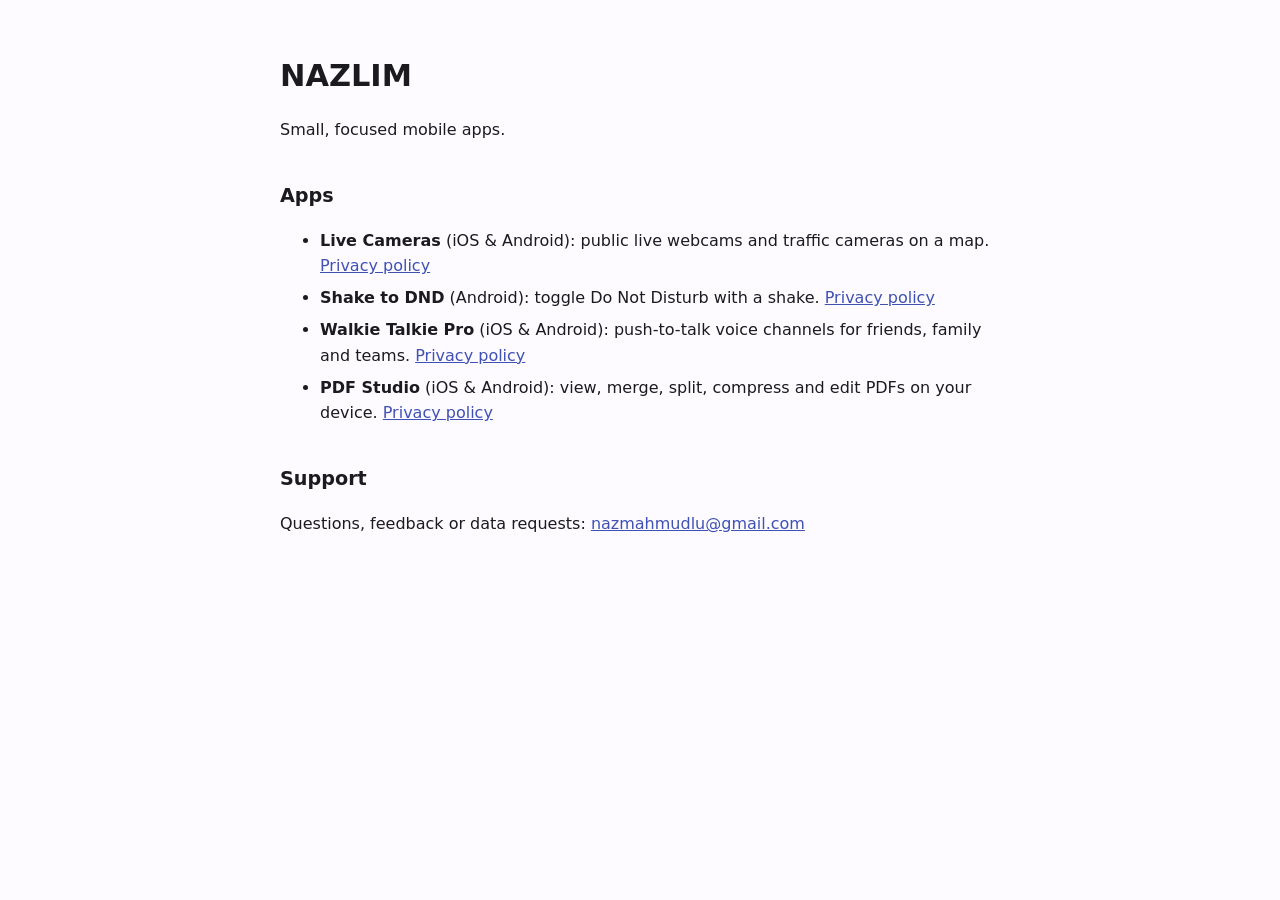
<file: index.html>
<!DOCTYPE html>
<html lang="en">
<head>
  <meta charset="utf-8">
  <meta name="viewport" content="width=device-width, initial-scale=1">
  <title>NAZLIM – Apps</title>
  <link rel="stylesheet" href="/privacy-policies/style.css">
</head>
<body>
<main>
  <h1>NAZLIM</h1>
  <p>Small, focused mobile apps.</p>
  <h2>Apps</h2>
  <ul>
    <li><strong>Live Cameras</strong> (iOS &amp; Android): public live webcams and traffic cameras on a map.
      <a href="/privacy-policies/live-cameras/">Privacy policy</a></li>
    <li><strong>Shake to DND</strong> (Android): toggle Do Not Disturb with a shake.
      <a href="/privacy-policies/shake-to-dnd/">Privacy policy</a></li>
    <li><strong>Walkie Talkie Pro</strong> (iOS &amp; Android): push-to-talk voice channels for friends, family and teams.
      <a href="/privacy-policies/walkie-talkie-pro/">Privacy policy</a></li>
    <li><strong>PDF Studio</strong> (iOS &amp; Android): view, merge, split, compress and edit PDFs on your device.
      <a href="/privacy-policies/pdf-studio/">Privacy policy</a></li>
  </ul>
  <h2>Support</h2>
  <p>Questions, feedback or data requests: <a href="mailto:nazmahmudlu@gmail.com">nazmahmudlu@gmail.com</a></p>
</main>
</body>
</html>
</file>
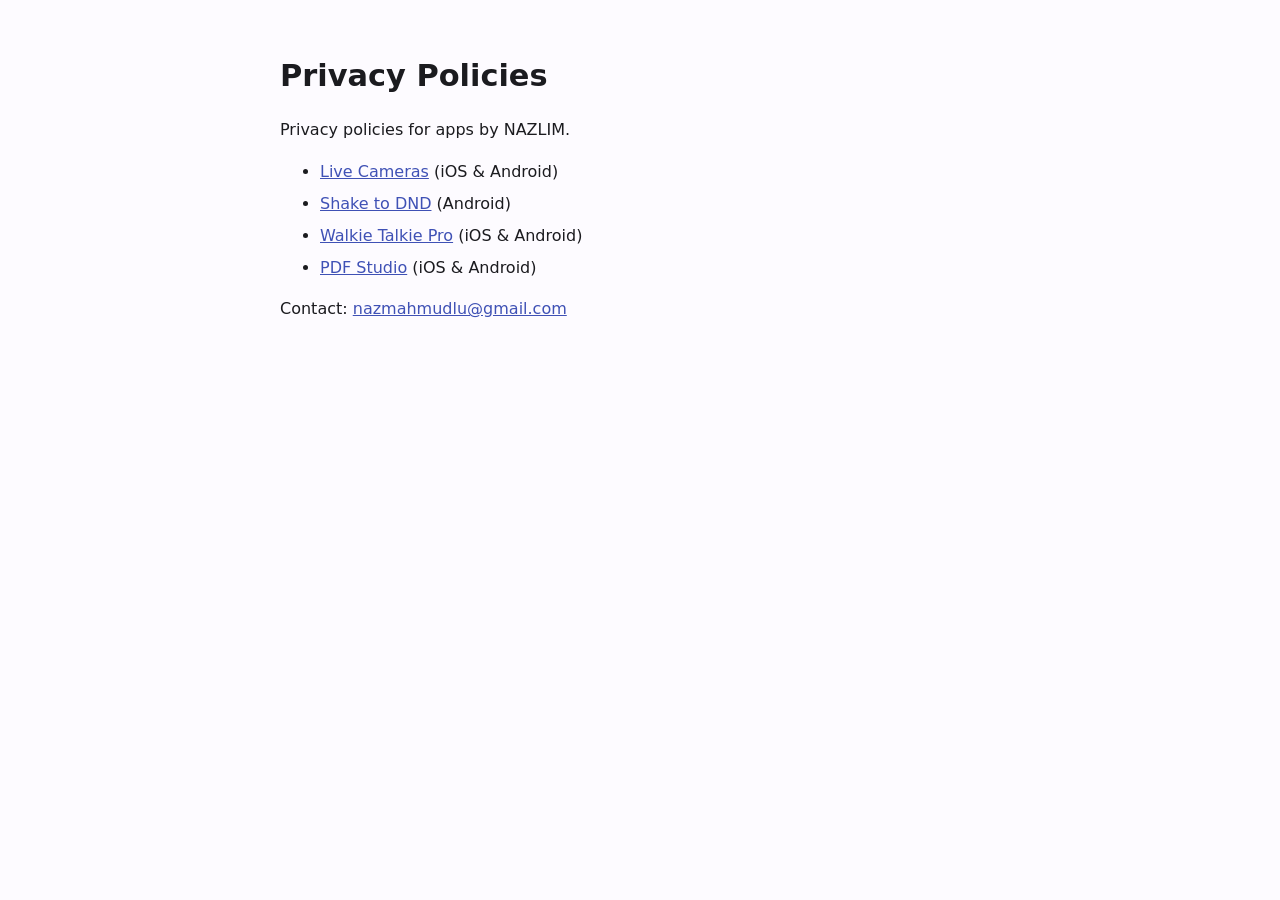
<file: privacy-policies/index.html>
<!DOCTYPE html>
<html lang="en">
<head>
  <meta charset="utf-8">
  <meta name="viewport" content="width=device-width, initial-scale=1">
  <title>Privacy Policies – NAZLIM</title>
  <link rel="stylesheet" href="style.css">
</head>
<body>
<main>
  <h1>Privacy Policies</h1>
  <p>Privacy policies for apps by NAZLIM.</p>
  <ul>
    <li><a href="live-cameras/">Live Cameras</a> (iOS &amp; Android)</li>
    <li><a href="shake-to-dnd/">Shake to DND</a> (Android)</li>
    <li><a href="walkie-talkie-pro/">Walkie Talkie Pro</a> (iOS &amp; Android)</li>
    <li><a href="pdf-studio/">PDF Studio</a> (iOS &amp; Android)</li>
  </ul>
  <p>Contact: <a href="mailto:nazmahmudlu@gmail.com">nazmahmudlu@gmail.com</a></p>
</main>
</body>
</html>
</file>
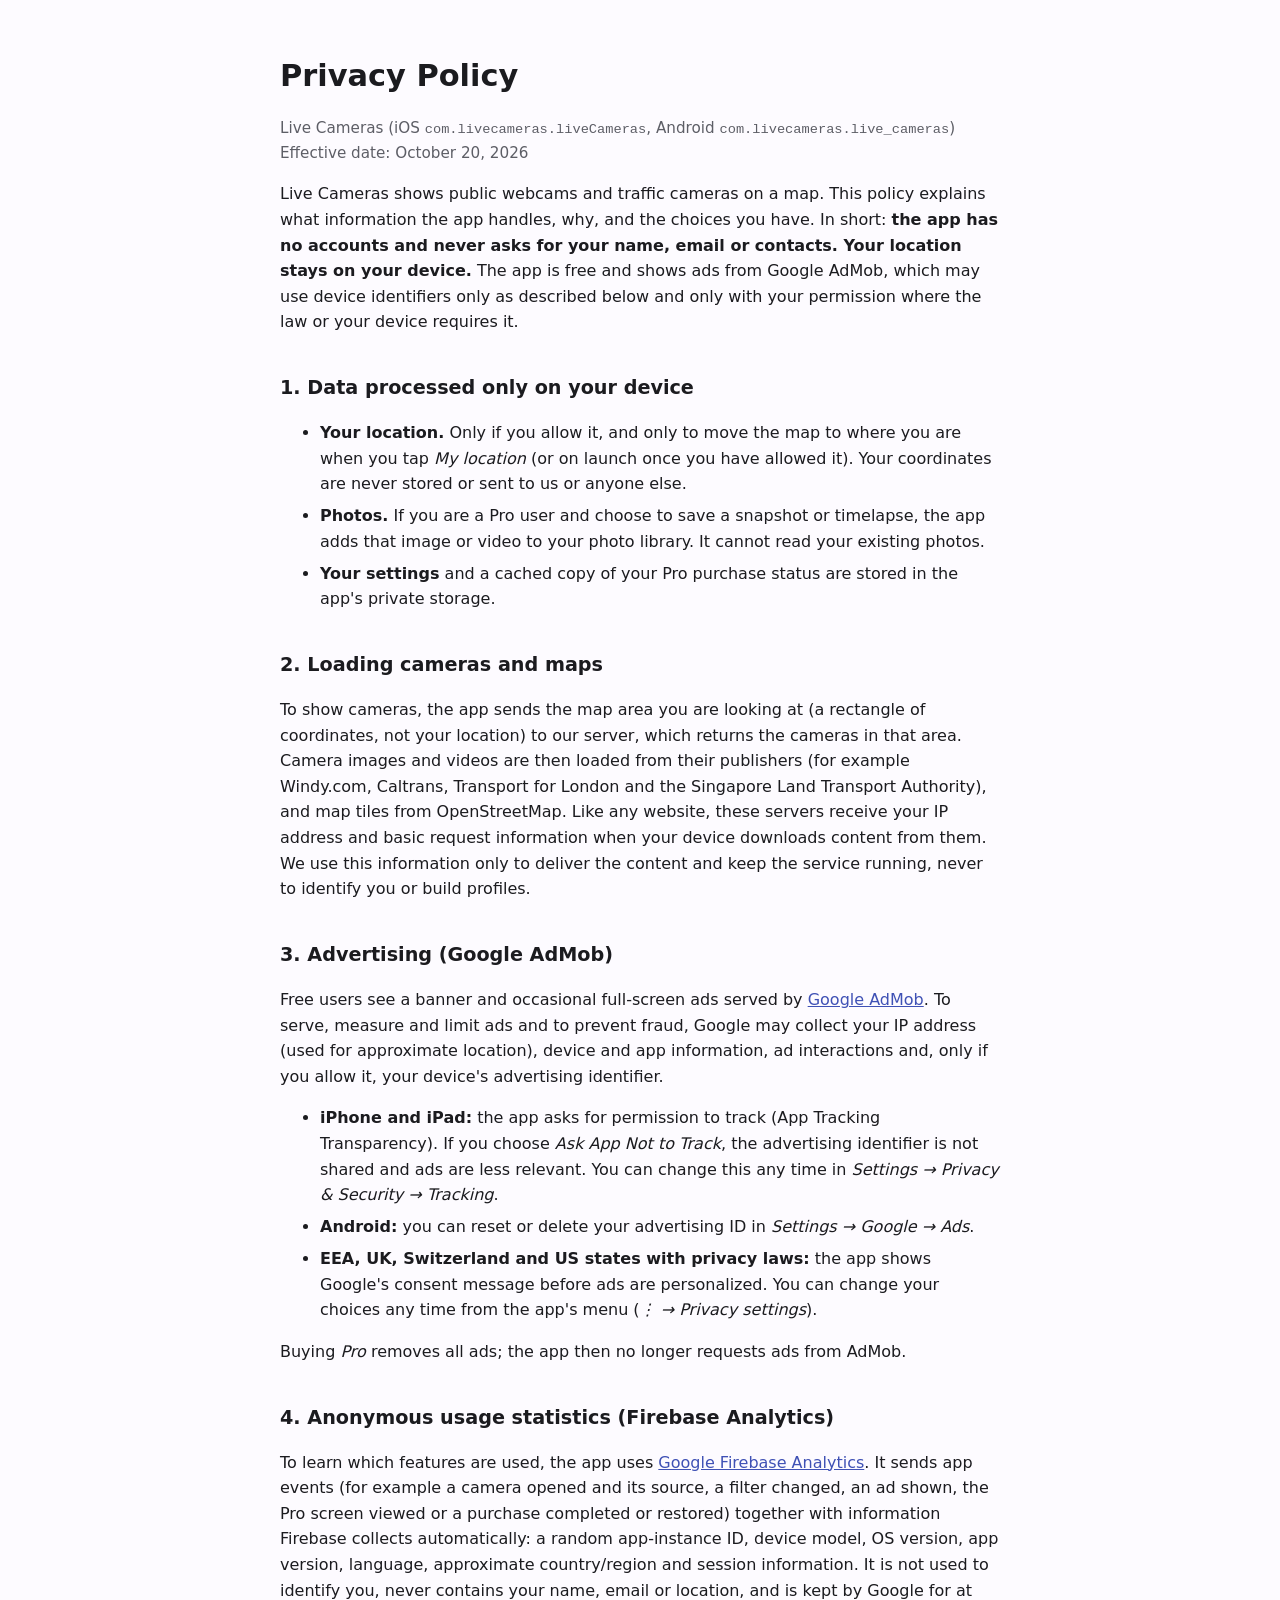
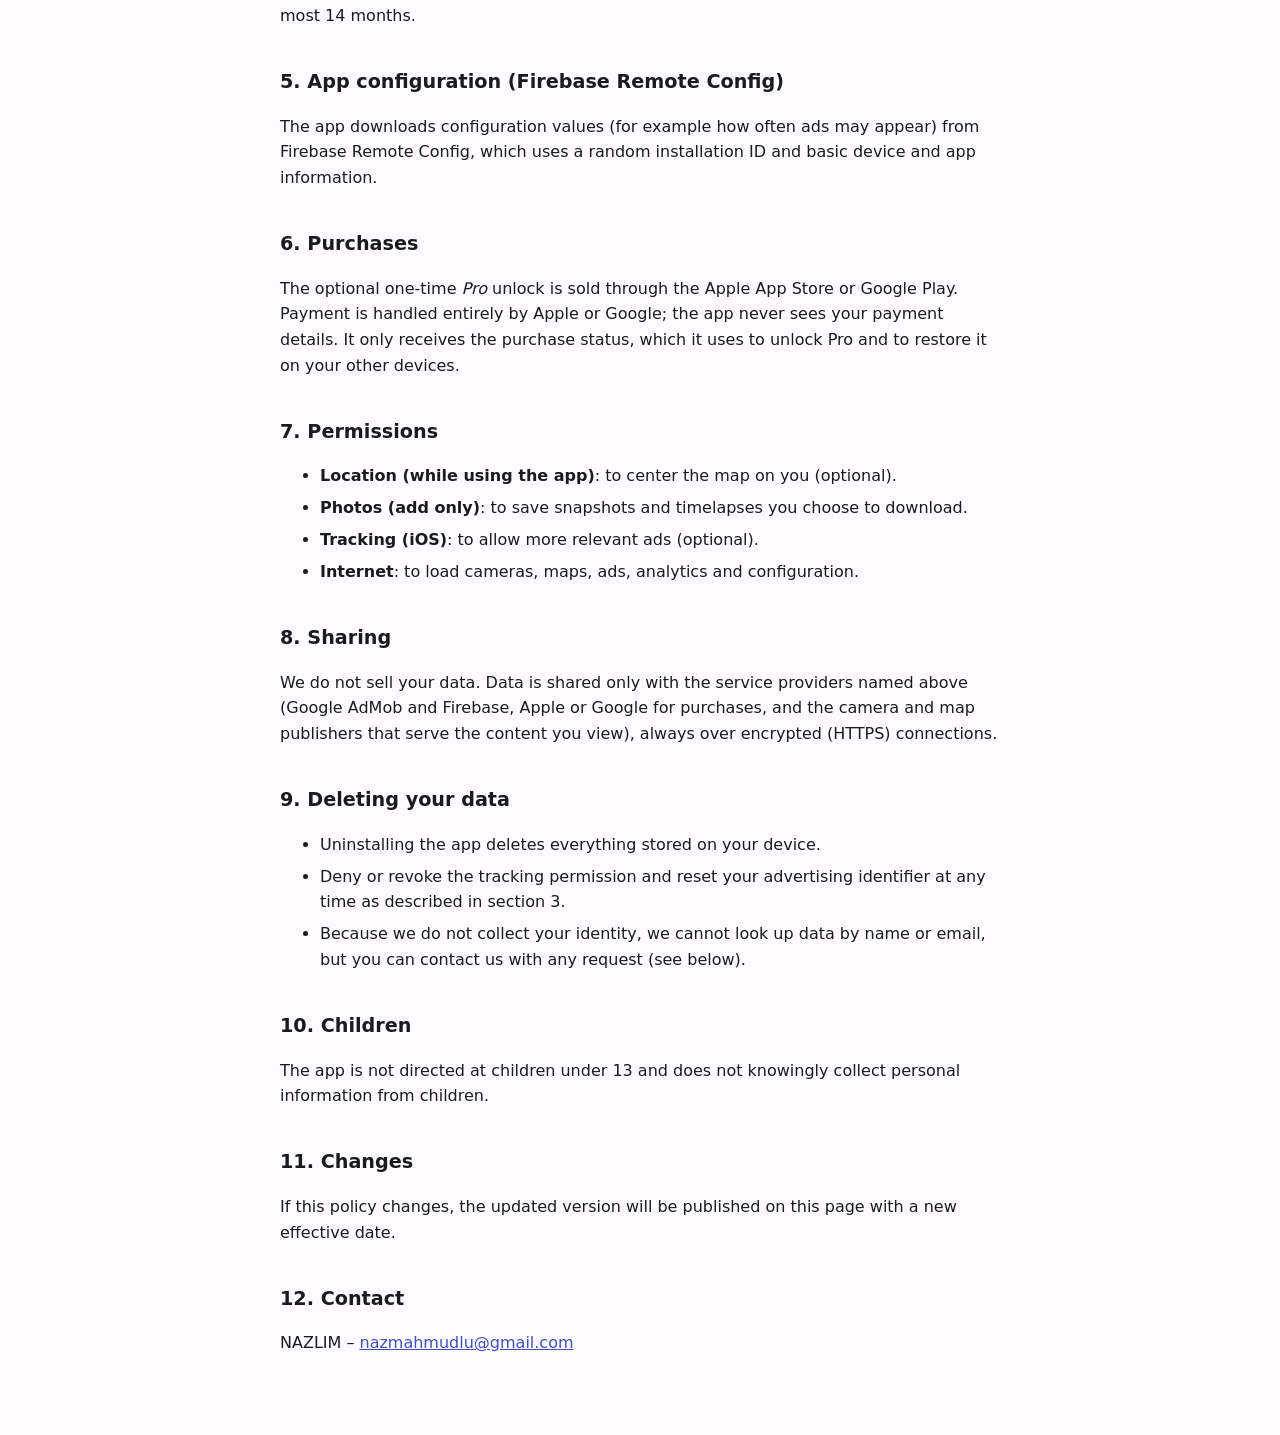
<file: privacy-policies/live-cameras/index.html>
<!DOCTYPE html>
<html lang="en">
<head>
  <meta charset="utf-8">
  <meta name="viewport" content="width=device-width, initial-scale=1">
  <title>Privacy Policy – Live Cameras</title>
  <link rel="stylesheet" href="../style.css">
</head>
<body>
<main>
  <h1>Privacy Policy</h1>
  <p class="meta">Live Cameras (iOS <code>com.livecameras.liveCameras</code>, Android
    <code>com.livecameras.live_cameras</code>)<br>
    Effective date: October 20, 2026</p>

  <p>Live Cameras shows public webcams and traffic cameras on a map. This policy explains what
    information the app handles, why, and the choices you have. In short: <strong>the app has no
    accounts and never asks for your name, email or contacts. Your location stays on your device.</strong>
    The app is free and shows ads from Google AdMob, which may use device identifiers only as described
    below and only with your permission where the law or your device requires it.</p>

  <h2>1. Data processed only on your device</h2>
  <ul>
    <li><strong>Your location.</strong> Only if you allow it, and only to move the map to where you are
      when you tap <em>My location</em> (or on launch once you have allowed it). Your coordinates are
      never stored or sent to us or anyone else.</li>
    <li><strong>Photos.</strong> If you are a Pro user and choose to save a snapshot or timelapse, the app
      adds that image or video to your photo library. It cannot read your existing photos.</li>
    <li><strong>Your settings</strong> and a cached copy of your Pro purchase status are stored in the
      app's private storage.</li>
  </ul>

  <h2>2. Loading cameras and maps</h2>
  <p>To show cameras, the app sends the map area you are looking at (a rectangle of coordinates, not
    your location) to our server, which returns the cameras in that area. Camera images and videos are
    then loaded from their publishers (for example Windy.com, Caltrans, Transport for London and the
    Singapore Land Transport Authority), and map tiles from OpenStreetMap. Like any website, these
    servers receive your IP address and basic request information when your device downloads content
    from them. We use this information only to deliver the content and keep the service running, never to
    identify you or build profiles.</p>

  <h2>3. Advertising (Google AdMob)</h2>
  <p>Free users see a banner and occasional full-screen ads served by
    <a href="https://policies.google.com/technologies/ads">Google AdMob</a>. To serve, measure and limit
    ads and to prevent fraud, Google may collect your IP address (used for approximate location),
    device and app information, ad interactions and, only if you allow it, your device's advertising
    identifier.</p>
  <ul>
    <li><strong>iPhone and iPad:</strong> the app asks for permission to track (App Tracking
      Transparency). If you choose <em>Ask App Not to Track</em>, the advertising identifier is not
      shared and ads are less relevant. You can change this any time in
      <em>Settings → Privacy &amp; Security → Tracking</em>.</li>
    <li><strong>Android:</strong> you can reset or delete your advertising ID in
      <em>Settings → Google → Ads</em>.</li>
    <li><strong>EEA, UK, Switzerland and US states with privacy laws:</strong> the app shows Google's
      consent message before ads are personalized. You can change your choices any time from the app's
      menu (<em>⋮ → Privacy settings</em>).</li>
  </ul>
  <p>Buying <em>Pro</em> removes all ads; the app then no longer requests ads from AdMob.</p>

  <h2>4. Anonymous usage statistics (Firebase Analytics)</h2>
  <p>To learn which features are used, the app uses
    <a href="https://firebase.google.com/support/privacy">Google Firebase Analytics</a>. It sends app
    events (for example a camera opened and its source, a filter changed, an ad shown, the Pro screen
    viewed or a purchase completed or restored) together with information Firebase collects
    automatically: a random app-instance ID, device model, OS version, app version, language,
    approximate country/region and session information. It is not used to identify you, never contains
    your name, email or location, and is kept by Google for at most 14 months.</p>

  <h2>5. App configuration (Firebase Remote Config)</h2>
  <p>The app downloads configuration values (for example how often ads may appear) from Firebase
    Remote Config, which uses a random installation ID and basic device and app information.</p>

  <h2>6. Purchases</h2>
  <p>The optional one-time <em>Pro</em> unlock is sold through the Apple App Store or Google Play.
    Payment is handled entirely by Apple or Google; the app never sees your payment details. It only
    receives the purchase status, which it uses to unlock Pro and to restore it on your other devices.</p>

  <h2>7. Permissions</h2>
  <ul>
    <li><strong>Location (while using the app)</strong>: to center the map on you (optional).</li>
    <li><strong>Photos (add only)</strong>: to save snapshots and timelapses you choose to download.</li>
    <li><strong>Tracking (iOS)</strong>: to allow more relevant ads (optional).</li>
    <li><strong>Internet</strong>: to load cameras, maps, ads, analytics and configuration.</li>
  </ul>

  <h2>8. Sharing</h2>
  <p>We do not sell your data. Data is shared only with the service providers named above (Google
    AdMob and Firebase, Apple or Google for purchases, and the camera and map publishers that serve the
    content you view), always over encrypted (HTTPS) connections.</p>

  <h2>9. Deleting your data</h2>
  <ul>
    <li>Uninstalling the app deletes everything stored on your device.</li>
    <li>Deny or revoke the tracking permission and reset your advertising identifier at any time as
      described in section 3.</li>
    <li>Because we do not collect your identity, we cannot look up data by name or email, but you can
      contact us with any request (see below).</li>
  </ul>

  <h2>10. Children</h2>
  <p>The app is not directed at children under 13 and does not knowingly collect personal
    information from children.</p>

  <h2>11. Changes</h2>
  <p>If this policy changes, the updated version will be published on this page with a new
    effective date.</p>

  <h2>12. Contact</h2>
  <p>NAZLIM – <a href="mailto:nazmahmudlu@gmail.com">nazmahmudlu@gmail.com</a></p>
</main>
</body>
</html>
</file>
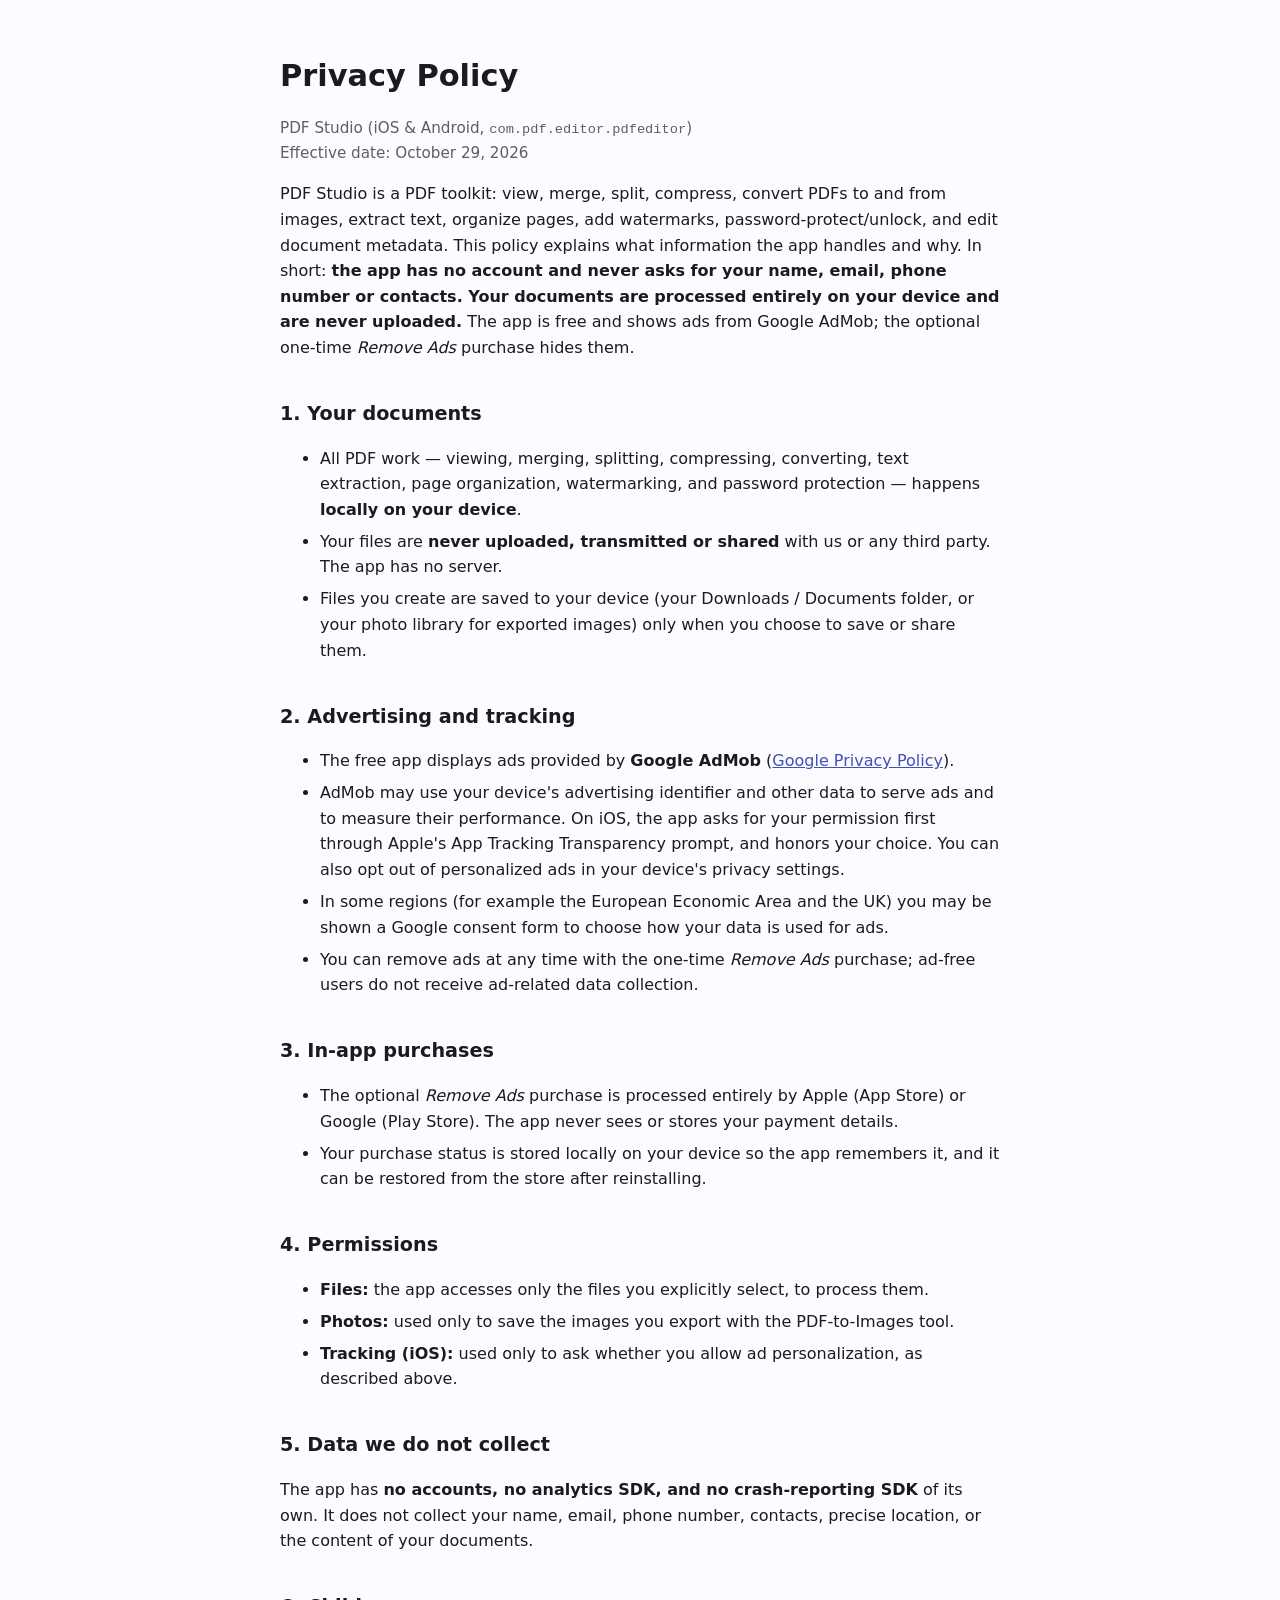
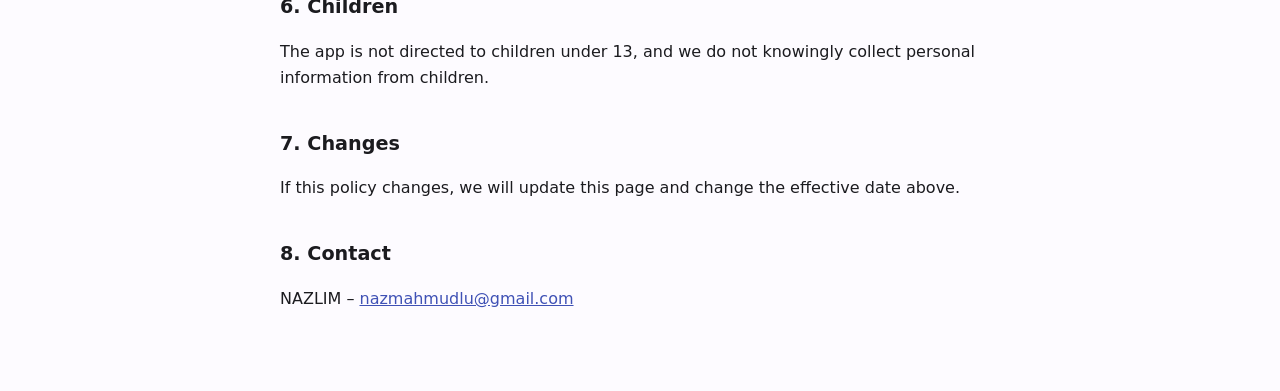
<file: privacy-policies/pdf-studio/index.html>
<!DOCTYPE html>
<html lang="en">
<head>
  <meta charset="utf-8">
  <meta name="viewport" content="width=device-width, initial-scale=1">
  <title>Privacy Policy – PDF Studio</title>
  <link rel="stylesheet" href="../style.css">
  <link rel="canonical" href="https://my-mobile-apps-links.github.io/privacy-policies/pdf-studio/">
</head>
<body>
<main>
  <h1>Privacy Policy</h1>
  <p class="meta">PDF Studio (iOS &amp; Android, <code>com.pdf.editor.pdfeditor</code>)<br>
    Effective date: October 29, 2026</p>

  <p>PDF Studio is a PDF toolkit: view, merge, split, compress, convert PDFs to and from images,
    extract text, organize pages, add watermarks, password-protect/unlock, and edit document metadata.
    This policy explains what information the app handles and why. In short:
    <strong>the app has no account and never asks for your name, email, phone number or contacts.
    Your documents are processed entirely on your device and are never uploaded.</strong>
    The app is free and shows ads from Google AdMob; the optional one-time
    <em>Remove Ads</em> purchase hides them.</p>

  <h2>1. Your documents</h2>
  <ul>
    <li>All PDF work — viewing, merging, splitting, compressing, converting, text extraction, page
      organization, watermarking, and password protection — happens <strong>locally on your device</strong>.</li>
    <li>Your files are <strong>never uploaded, transmitted or shared</strong> with us or any third party.
      The app has no server.</li>
    <li>Files you create are saved to your device (your Downloads / Documents folder, or your photo
      library for exported images) only when you choose to save or share them.</li>
  </ul>

  <h2>2. Advertising and tracking</h2>
  <ul>
    <li>The free app displays ads provided by <strong>Google AdMob</strong>
      (<a href="https://policies.google.com/privacy">Google Privacy Policy</a>).</li>
    <li>AdMob may use your device's advertising identifier and other data to serve ads and to measure
      their performance. On iOS, the app asks for your permission first through Apple's App Tracking
      Transparency prompt, and honors your choice. You can also opt out of personalized ads in your
      device's privacy settings.</li>
    <li>In some regions (for example the European Economic Area and the UK) you may be shown a Google
      consent form to choose how your data is used for ads.</li>
    <li>You can remove ads at any time with the one-time <em>Remove Ads</em> purchase; ad-free users
      do not receive ad-related data collection.</li>
  </ul>

  <h2>3. In-app purchases</h2>
  <ul>
    <li>The optional <em>Remove Ads</em> purchase is processed entirely by Apple (App Store) or
      Google (Play Store). The app never sees or stores your payment details.</li>
    <li>Your purchase status is stored locally on your device so the app remembers it, and it can be
      restored from the store after reinstalling.</li>
  </ul>

  <h2>4. Permissions</h2>
  <ul>
    <li><strong>Files:</strong> the app accesses only the files you explicitly select, to process them.</li>
    <li><strong>Photos:</strong> used only to save the images you export with the PDF-to-Images tool.</li>
    <li><strong>Tracking (iOS):</strong> used only to ask whether you allow ad personalization, as
      described above.</li>
  </ul>

  <h2>5. Data we do not collect</h2>
  <p>The app has <strong>no accounts, no analytics SDK, and no crash-reporting SDK</strong> of its own.
    It does not collect your name, email, phone number, contacts, precise location, or the content of
    your documents.</p>

  <h2>6. Children</h2>
  <p>The app is not directed to children under 13, and we do not knowingly collect personal information
    from children.</p>

  <h2>7. Changes</h2>
  <p>If this policy changes, we will update this page and change the effective date above.</p>

  <h2>8. Contact</h2>
  <p>NAZLIM – <a href="mailto:nazmahmudlu@gmail.com">nazmahmudlu@gmail.com</a></p>
</main>
</body>
</html>
</file>
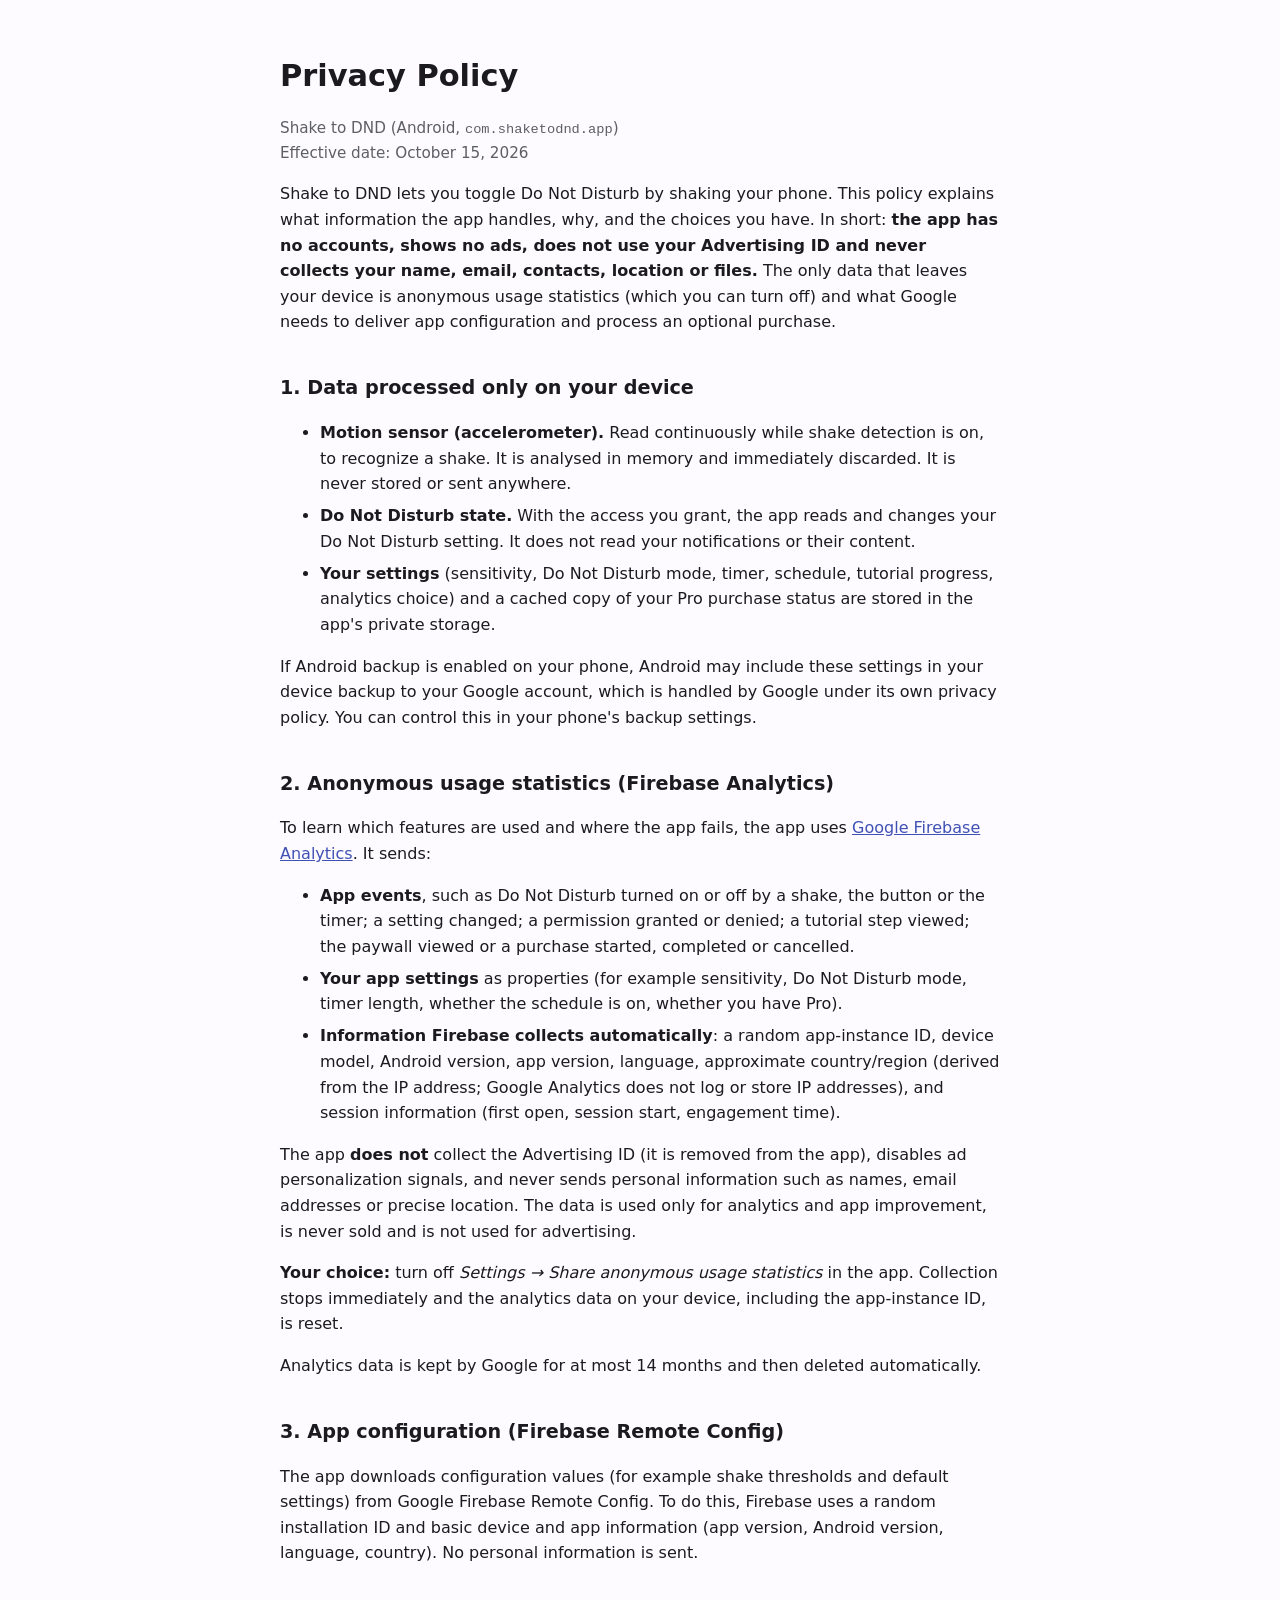
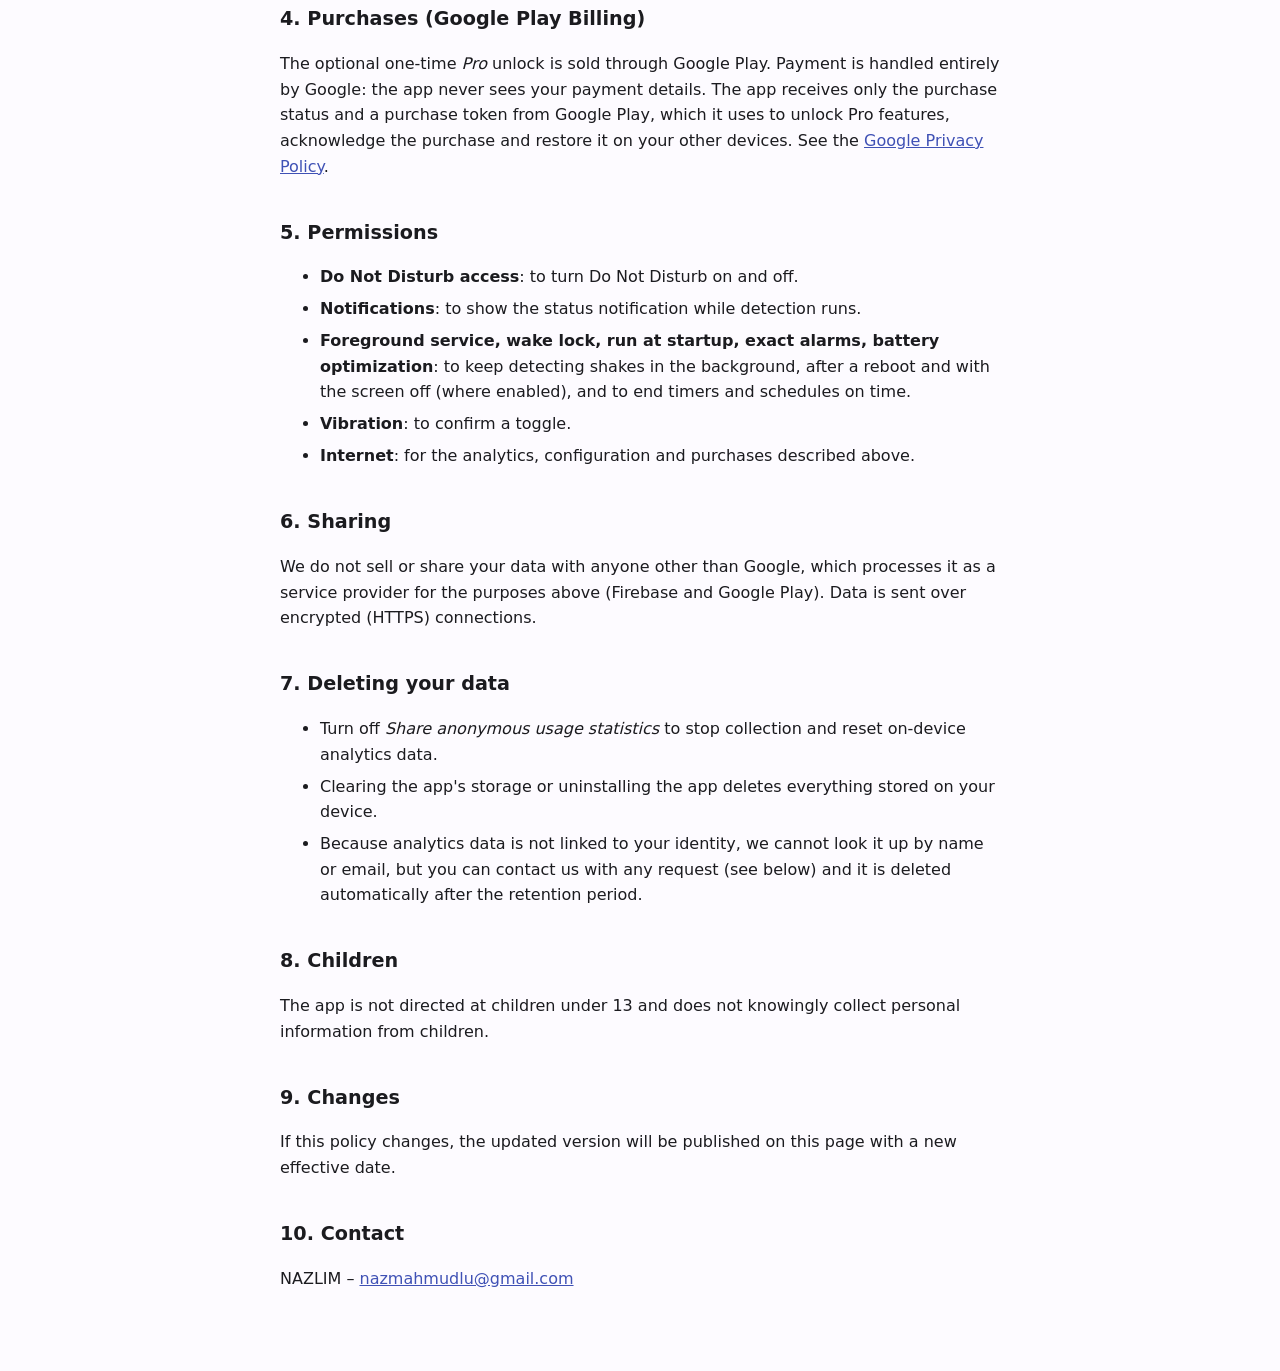
<file: privacy-policies/shake-to-dnd/index.html>
<!DOCTYPE html>
<html lang="en">
<head>
  <meta charset="utf-8">
  <meta name="viewport" content="width=device-width, initial-scale=1">
  <title>Privacy Policy – Shake to DND</title>
  <link rel="stylesheet" href="../style.css">
</head>
<body>
<main>
  <h1>Privacy Policy</h1>
  <p class="meta">Shake to DND (Android, <code>com.shaketodnd.app</code>)<br>
    Effective date: October 15, 2026</p>

  <p>Shake to DND lets you toggle Do Not Disturb by shaking your phone. This policy explains what
    information the app handles, why, and the choices you have. In short: <strong>the app has no
    accounts, shows no ads, does not use your Advertising ID and never collects your name, email,
    contacts, location or files.</strong> The only data that leaves your device is anonymous usage
    statistics (which you can turn off) and what Google needs to deliver app configuration and
    process an optional purchase.</p>

  <h2>1. Data processed only on your device</h2>
  <ul>
    <li><strong>Motion sensor (accelerometer).</strong> Read continuously while shake detection is
      on, to recognize a shake. It is analysed in memory and immediately discarded. It is never
      stored or sent anywhere.</li>
    <li><strong>Do Not Disturb state.</strong> With the access you grant, the app reads and changes
      your Do Not Disturb setting. It does not read your notifications or their content.</li>
    <li><strong>Your settings</strong> (sensitivity, Do Not Disturb mode, timer, schedule, tutorial
      progress, analytics choice) and a cached copy of your Pro purchase status are stored in the
      app's private storage.</li>
  </ul>
  <p>If Android backup is enabled on your phone, Android may include these settings in your
    device backup to your Google account, which is handled by Google under its own privacy
    policy. You can control this in your phone's backup settings.</p>

  <h2>2. Anonymous usage statistics (Firebase Analytics)</h2>
  <p>To learn which features are used and where the app fails, the app uses
    <a href="https://firebase.google.com/support/privacy">Google Firebase Analytics</a>. It sends:</p>
  <ul>
    <li><strong>App events</strong>, such as Do Not Disturb turned on or off by a shake, the button
      or the timer; a setting changed; a permission granted or denied; a tutorial step viewed; the
      paywall viewed or a purchase started, completed or cancelled.</li>
    <li><strong>Your app settings</strong> as properties (for example sensitivity, Do Not Disturb
      mode, timer length, whether the schedule is on, whether you have Pro).</li>
    <li><strong>Information Firebase collects automatically</strong>: a random app-instance ID,
      device model, Android version, app version, language, approximate country/region (derived
      from the IP address; Google Analytics does not log or store IP addresses), and session
      information (first open, session start, engagement time).</li>
  </ul>
  <p>The app <strong>does not</strong> collect the Advertising ID (it is removed from the app),
    disables ad personalization signals, and never sends personal information such as names,
    email addresses or precise location. The data is used only for analytics and app improvement,
    is never sold and is not used for advertising.</p>
  <p><strong>Your choice:</strong> turn off <em>Settings → Share anonymous usage statistics</em> in
    the app. Collection stops immediately and the analytics data on your device, including the
    app-instance ID, is reset.</p>
  <p>Analytics data is kept by Google for at most 14 months and then deleted automatically.</p>

  <h2>3. App configuration (Firebase Remote Config)</h2>
  <p>The app downloads configuration values (for example shake thresholds and default settings)
    from Google Firebase Remote Config. To do this, Firebase uses a random installation ID and
    basic device and app information (app version, Android version, language, country). No
    personal information is sent.</p>

  <h2>4. Purchases (Google Play Billing)</h2>
  <p>The optional one-time <em>Pro</em> unlock is sold through Google Play. Payment is handled
    entirely by Google: the app never sees your payment details. The app receives only the purchase
    status and a purchase token from Google Play, which it uses to unlock Pro features, acknowledge
    the purchase and restore it on your other devices. See the
    <a href="https://policies.google.com/privacy">Google Privacy Policy</a>.</p>

  <h2>5. Permissions</h2>
  <ul>
    <li><strong>Do Not Disturb access</strong>: to turn Do Not Disturb on and off.</li>
    <li><strong>Notifications</strong>: to show the status notification while detection runs.</li>
    <li><strong>Foreground service, wake lock, run at startup, exact alarms, battery
      optimization</strong>: to keep detecting shakes in the background, after a reboot and with
      the screen off (where enabled), and to end timers and schedules on time.</li>
    <li><strong>Vibration</strong>: to confirm a toggle.</li>
    <li><strong>Internet</strong>: for the analytics, configuration and purchases described above.</li>
  </ul>

  <h2>6. Sharing</h2>
  <p>We do not sell or share your data with anyone other than Google, which processes it as a
    service provider for the purposes above (Firebase and Google Play). Data is sent over encrypted
    (HTTPS) connections.</p>

  <h2>7. Deleting your data</h2>
  <ul>
    <li>Turn off <em>Share anonymous usage statistics</em> to stop collection and reset on-device
      analytics data.</li>
    <li>Clearing the app's storage or uninstalling the app deletes everything stored on your
      device.</li>
    <li>Because analytics data is not linked to your identity, we cannot look it up by name or
      email, but you can contact us with any request (see below) and it is deleted automatically
      after the retention period.</li>
  </ul>

  <h2>8. Children</h2>
  <p>The app is not directed at children under 13 and does not knowingly collect personal
    information from children.</p>

  <h2>9. Changes</h2>
  <p>If this policy changes, the updated version will be published on this page with a new
    effective date.</p>

  <h2>10. Contact</h2>
  <p>NAZLIM – <a href="mailto:nazmahmudlu@gmail.com">nazmahmudlu@gmail.com</a></p>
</main>
</body>
</html>
</file>
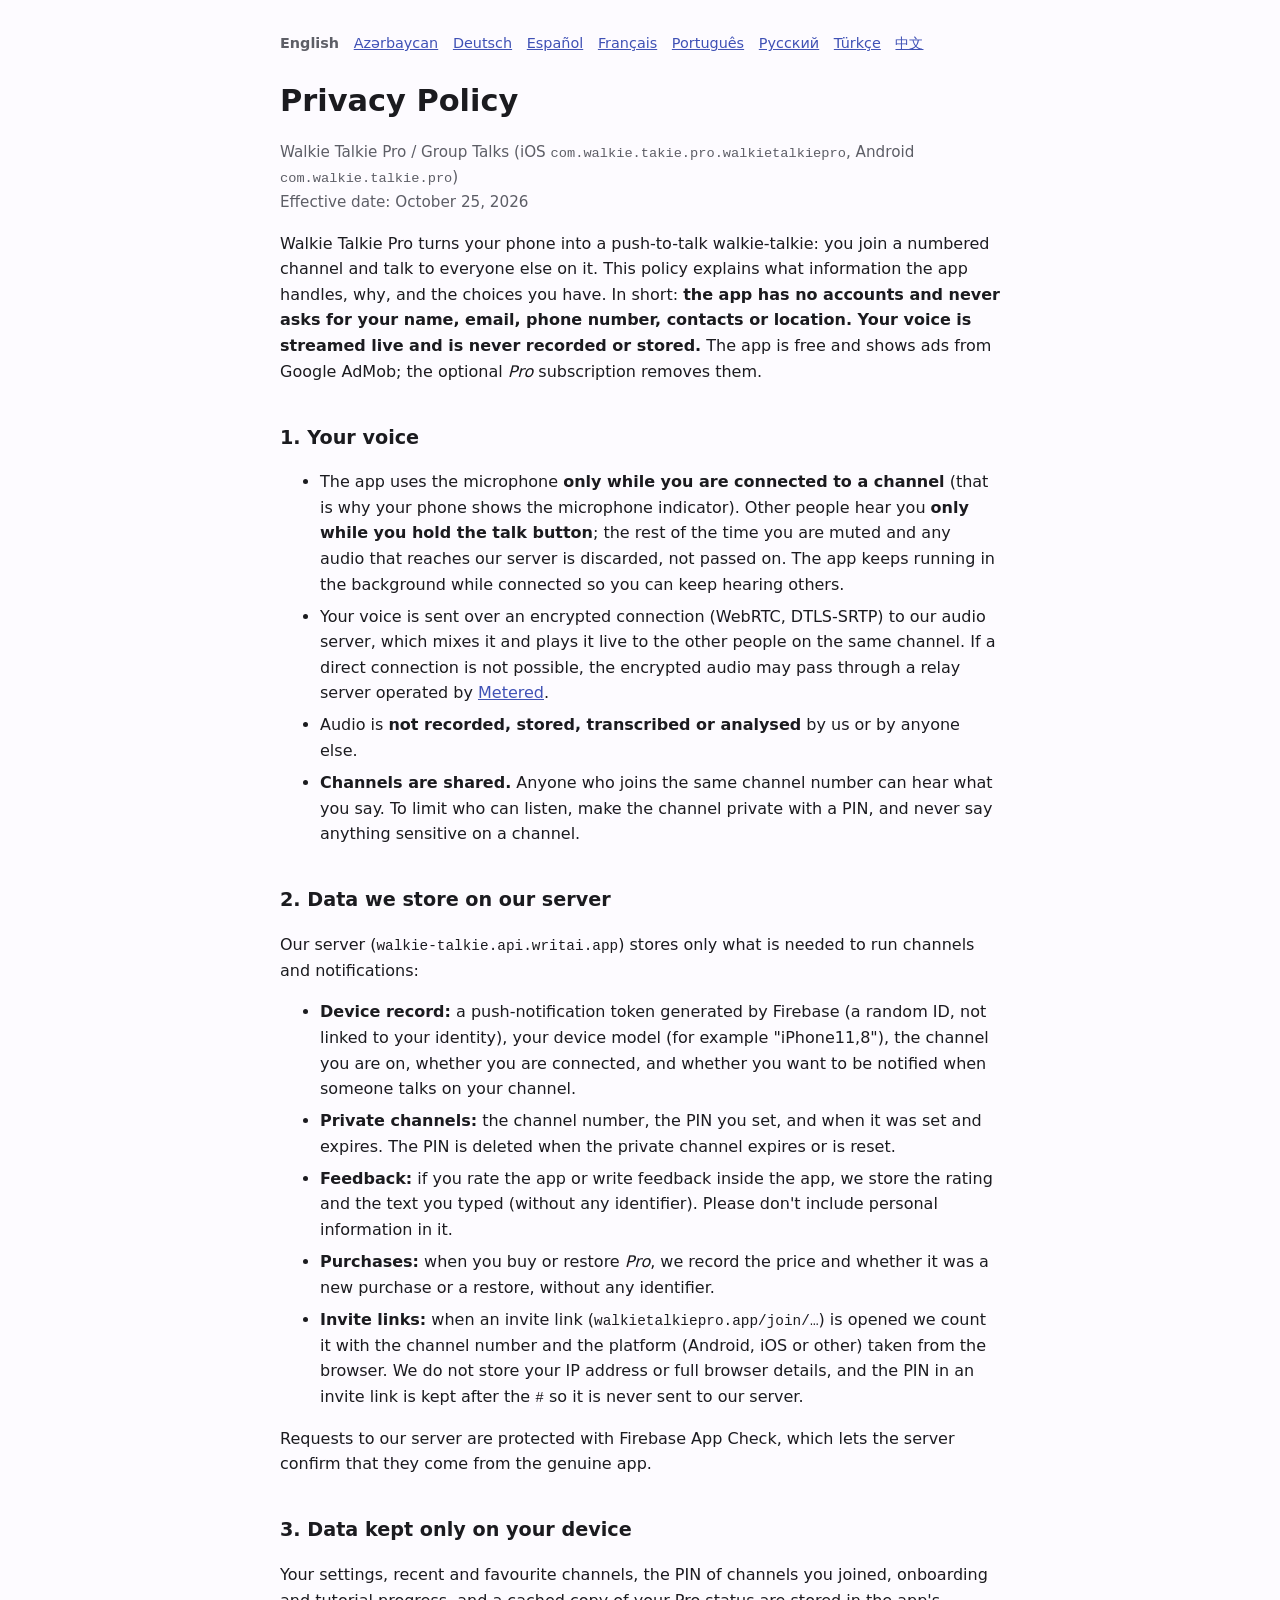
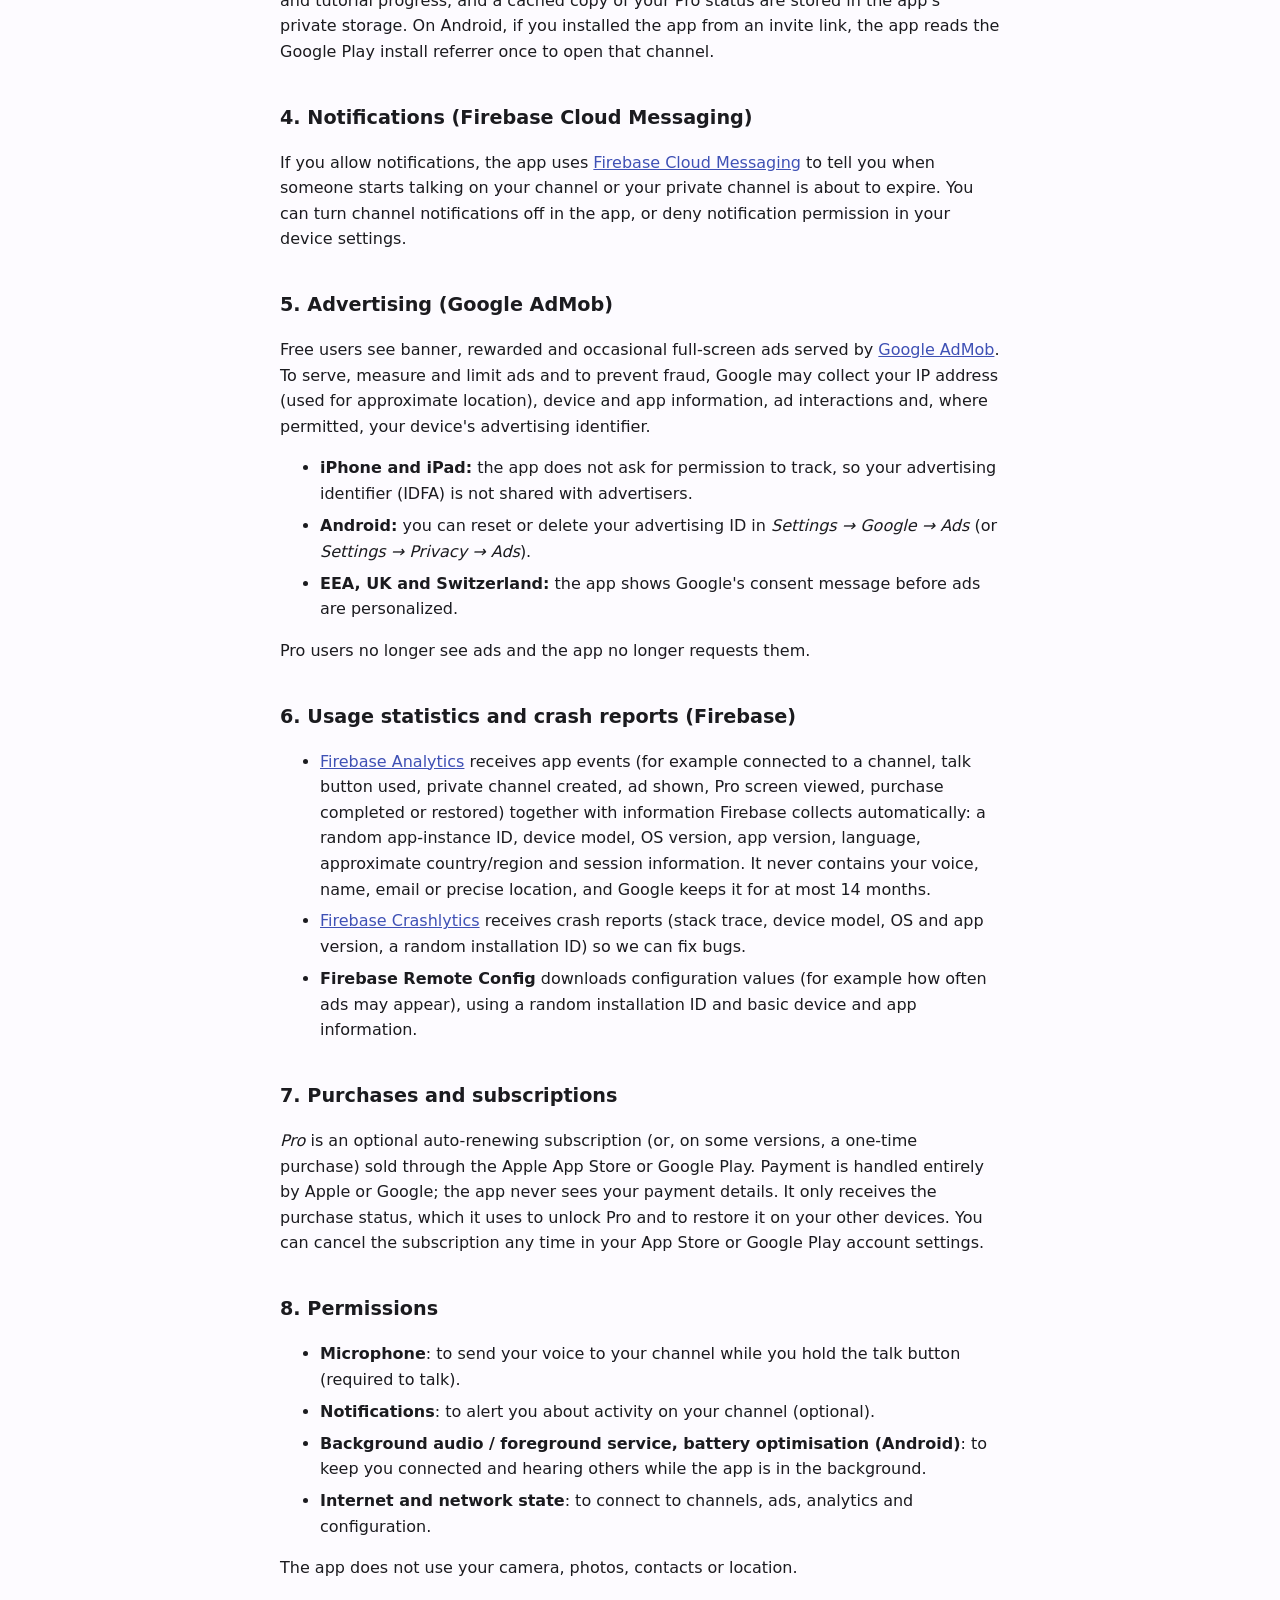
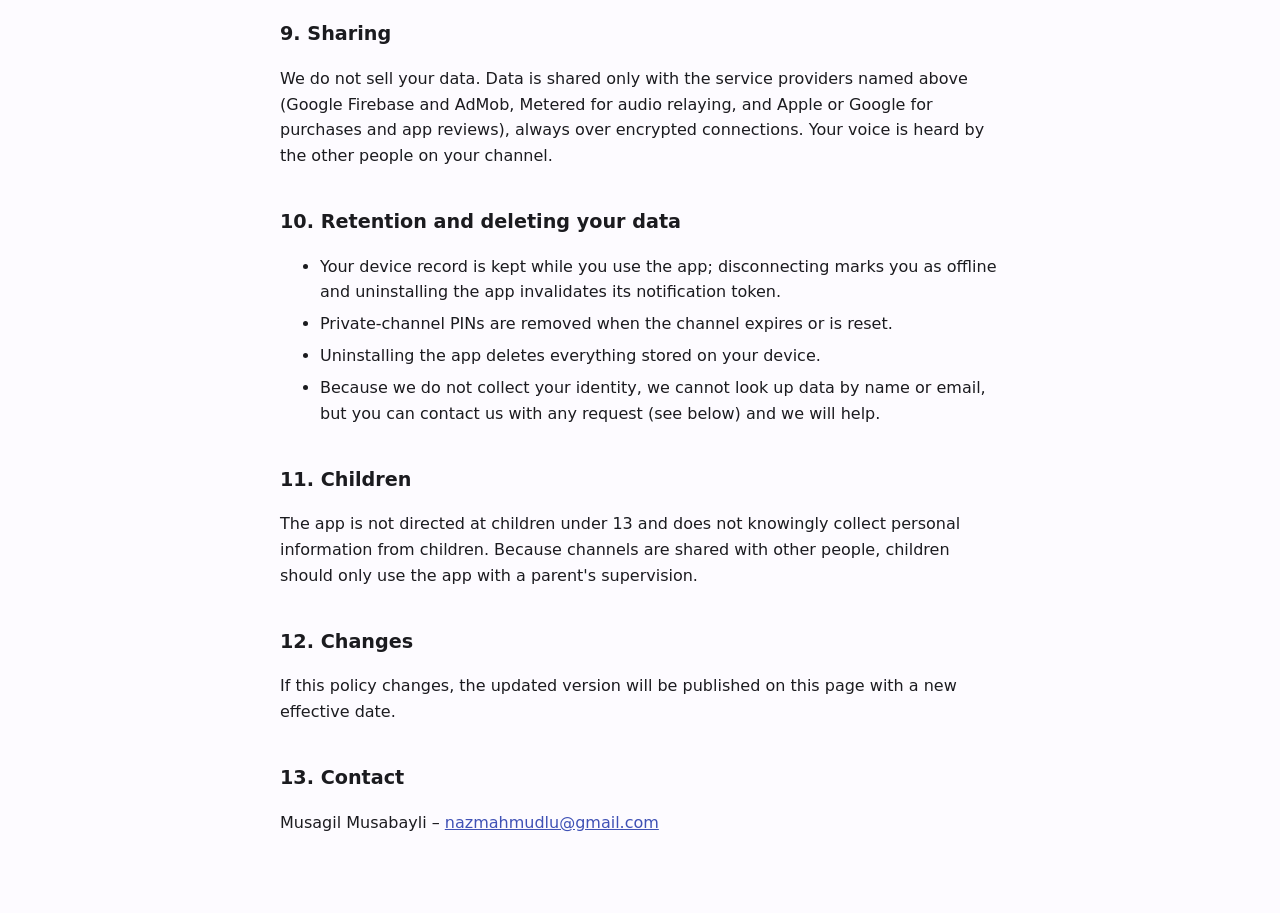
<file: privacy-policies/walkie-talkie-pro/index.html>
<!DOCTYPE html>
<html lang="en">
<head>
  <meta charset="utf-8">
  <meta name="viewport" content="width=device-width, initial-scale=1">
  <title>Privacy Policy – Walkie Talkie Pro</title>
  <link rel="stylesheet" href="/privacy-policies/style.css">
  <link rel="canonical" href="https://my-mobile-apps-links.github.io/privacy-policies/walkie-talkie-pro/">
  <link rel="alternate" hreflang="en" href="https://my-mobile-apps-links.github.io/privacy-policies/walkie-talkie-pro/">
  <link rel="alternate" hreflang="az" href="https://my-mobile-apps-links.github.io/privacy-policies/walkie-talkie-pro/az/">
  <link rel="alternate" hreflang="de" href="https://my-mobile-apps-links.github.io/privacy-policies/walkie-talkie-pro/de/">
  <link rel="alternate" hreflang="es" href="https://my-mobile-apps-links.github.io/privacy-policies/walkie-talkie-pro/es/">
  <link rel="alternate" hreflang="fr" href="https://my-mobile-apps-links.github.io/privacy-policies/walkie-talkie-pro/fr/">
  <link rel="alternate" hreflang="pt" href="https://my-mobile-apps-links.github.io/privacy-policies/walkie-talkie-pro/pt/">
  <link rel="alternate" hreflang="ru" href="https://my-mobile-apps-links.github.io/privacy-policies/walkie-talkie-pro/ru/">
  <link rel="alternate" hreflang="tr" href="https://my-mobile-apps-links.github.io/privacy-policies/walkie-talkie-pro/tr/">
  <link rel="alternate" hreflang="zh" href="https://my-mobile-apps-links.github.io/privacy-policies/walkie-talkie-pro/zh/">
  <link rel="alternate" hreflang="x-default" href="https://my-mobile-apps-links.github.io/privacy-policies/walkie-talkie-pro/">
</head>
<body>
<main>
  <nav class="lang" aria-label="Language">
    <strong aria-current="page">English</strong>
    <a href="/privacy-policies/walkie-talkie-pro/az/" hreflang="az" lang="az">Azərbaycan</a>
    <a href="/privacy-policies/walkie-talkie-pro/de/" hreflang="de" lang="de">Deutsch</a>
    <a href="/privacy-policies/walkie-talkie-pro/es/" hreflang="es" lang="es">Español</a>
    <a href="/privacy-policies/walkie-talkie-pro/fr/" hreflang="fr" lang="fr">Français</a>
    <a href="/privacy-policies/walkie-talkie-pro/pt/" hreflang="pt" lang="pt">Português</a>
    <a href="/privacy-policies/walkie-talkie-pro/ru/" hreflang="ru" lang="ru">Русский</a>
    <a href="/privacy-policies/walkie-talkie-pro/tr/" hreflang="tr" lang="tr">Türkçe</a>
    <a href="/privacy-policies/walkie-talkie-pro/zh/" hreflang="zh" lang="zh">中文</a>
  </nav>
  <h1>Privacy Policy</h1>
  <p class="meta">Walkie Talkie Pro / Group Talks (iOS <code>com.walkie.takie.pro.walkietalkiepro</code>, Android
    <code>com.walkie.talkie.pro</code>)<br>
    Effective date: October 25, 2026</p>

  <p>Walkie Talkie Pro turns your phone into a push-to-talk walkie-talkie: you join a numbered channel and
    talk to everyone else on it. This policy explains what information the app handles, why, and the
    choices you have. In short: <strong>the app has no accounts and never asks for your name, email,
    phone number, contacts or location. Your voice is streamed live and is never recorded or stored.</strong>
    The app is free and shows ads from Google AdMob; the optional <em>Pro</em> subscription removes them.</p>

  <h2>1. Your voice</h2>
  <ul>
    <li>The app uses the microphone <strong>only while you are connected to a channel</strong> (that is
      why your phone shows the microphone indicator). Other people hear you <strong>only while you hold the
      talk button</strong>; the rest of the time you are muted and any audio that reaches our server is
      discarded, not passed on. The app keeps running in the background while connected so you can keep
      hearing others.</li>
    <li>Your voice is sent over an encrypted connection (WebRTC, DTLS-SRTP) to our audio server, which
      mixes it and plays it live to the other people on the same channel. If a direct connection is not
      possible, the encrypted audio may pass through a relay server operated by
      <a href="https://www.metered.ca/privacy">Metered</a>.</li>
    <li>Audio is <strong>not recorded, stored, transcribed or analysed</strong> by us or by anyone else.</li>
    <li><strong>Channels are shared.</strong> Anyone who joins the same channel number can hear what you
      say. To limit who can listen, make the channel private with a PIN, and never say anything sensitive
      on a channel.</li>
  </ul>

  <h2>2. Data we store on our server</h2>
  <p>Our server (<code>walkie-talkie.api.writai.app</code>) stores only what is needed to run channels and
    notifications:</p>
  <ul>
    <li><strong>Device record:</strong> a push-notification token generated by Firebase (a random ID, not
      linked to your identity), your device model (for example "iPhone11,8"), the channel you are on,
      whether you are connected, and whether you want to be notified when someone talks on your channel.</li>
    <li><strong>Private channels:</strong> the channel number, the PIN you set, and when it was set and
      expires. The PIN is deleted when the private channel expires or is reset.</li>
    <li><strong>Feedback:</strong> if you rate the app or write feedback inside the app, we store the
      rating and the text you typed (without any identifier). Please don't include personal
      information in it.</li>
    <li><strong>Purchases:</strong> when you buy or restore <em>Pro</em>, we record the price and whether
      it was a new purchase or a restore, without any identifier.</li>
    <li><strong>Invite links:</strong> when an invite link (<code>walkietalkiepro.app/join/…</code>) is
      opened we count it with the channel number and the platform (Android, iOS or other) taken from the
      browser. We do not store your IP address or full browser details, and the PIN in an invite link is
      kept after the <code>#</code> so it is never sent to our server.</li>
  </ul>
  <p>Requests to our server are protected with Firebase App Check, which lets the server confirm that
    they come from the genuine app.</p>

  <h2>3. Data kept only on your device</h2>
  <p>Your settings, recent and favourite channels, the PIN of channels you joined, onboarding and tutorial
    progress, and a cached copy of your Pro status are stored in the app's private storage. On Android,
    if you installed the app from an invite link, the app reads the Google Play install referrer once to
    open that channel.</p>

  <h2>4. Notifications (Firebase Cloud Messaging)</h2>
  <p>If you allow notifications, the app uses
    <a href="https://firebase.google.com/support/privacy">Firebase Cloud Messaging</a> to tell you when
    someone starts talking on your channel or your private channel is about to expire. You can turn
    channel notifications off in the app, or deny notification permission in your device settings.</p>

  <h2>5. Advertising (Google AdMob)</h2>
  <p>Free users see banner, rewarded and occasional full-screen ads served by
    <a href="https://policies.google.com/technologies/ads">Google AdMob</a>. To serve, measure and limit
    ads and to prevent fraud, Google may collect your IP address (used for approximate location), device
    and app information, ad interactions and, where permitted, your device's advertising identifier.</p>
  <ul>
    <li><strong>iPhone and iPad:</strong> the app does not ask for permission to track, so your
      advertising identifier (IDFA) is not shared with advertisers.</li>
    <li><strong>Android:</strong> you can reset or delete your advertising ID in
      <em>Settings → Google → Ads</em> (or <em>Settings → Privacy → Ads</em>).</li>
    <li><strong>EEA, UK and Switzerland:</strong> the app shows Google's consent message before ads are
      personalized.</li>
  </ul>
  <p>Pro users no longer see ads and the app no longer requests them.</p>

  <h2>6. Usage statistics and crash reports (Firebase)</h2>
  <ul>
    <li><a href="https://firebase.google.com/support/privacy">Firebase Analytics</a> receives app events
      (for example connected to a channel, talk button used, private channel created, ad shown, Pro screen
      viewed, purchase completed or restored) together with information Firebase collects automatically:
      a random app-instance ID, device model, OS version, app version, language, approximate
      country/region and session information. It never contains your voice, name, email or precise
      location, and Google keeps it for at most 14 months.</li>
    <li><a href="https://firebase.google.com/support/privacy">Firebase Crashlytics</a> receives crash
      reports (stack trace, device model, OS and app version, a random installation ID) so we can fix
      bugs.</li>
    <li><strong>Firebase Remote Config</strong> downloads configuration values (for example how often ads
      may appear), using a random installation ID and basic device and app information.</li>
  </ul>

  <h2>7. Purchases and subscriptions</h2>
  <p><em>Pro</em> is an optional auto-renewing subscription (or, on some versions, a one-time purchase)
    sold through the Apple App Store or Google Play. Payment is handled entirely by Apple or Google; the
    app never sees your payment details. It only receives the purchase status, which it uses to unlock
    Pro and to restore it on your other devices. You can cancel the subscription any time in your App
    Store or Google Play account settings.</p>

  <h2>8. Permissions</h2>
  <ul>
    <li><strong>Microphone</strong>: to send your voice to your channel while you hold the talk button
      (required to talk).</li>
    <li><strong>Notifications</strong>: to alert you about activity on your channel (optional).</li>
    <li><strong>Background audio / foreground service, battery optimisation (Android)</strong>: to keep
      you connected and hearing others while the app is in the background.</li>
    <li><strong>Internet and network state</strong>: to connect to channels, ads, analytics and
      configuration.</li>
  </ul>
  <p>The app does not use your camera, photos, contacts or location.</p>

  <h2>9. Sharing</h2>
  <p>We do not sell your data. Data is shared only with the service providers named above (Google
    Firebase and AdMob, Metered for audio relaying, and Apple or Google for purchases and app reviews),
    always over encrypted connections. Your voice is heard by the other people on your channel.</p>

  <h2>10. Retention and deleting your data</h2>
  <ul>
    <li>Your device record is kept while you use the app; disconnecting marks you as offline and
      uninstalling the app invalidates its notification token.</li>
    <li>Private-channel PINs are removed when the channel expires or is reset.</li>
    <li>Uninstalling the app deletes everything stored on your device.</li>
    <li>Because we do not collect your identity, we cannot look up data by name or email, but you can
      contact us with any request (see below) and we will help.</li>
  </ul>

  <h2>11. Children</h2>
  <p>The app is not directed at children under 13 and does not knowingly collect personal information
    from children. Because channels are shared with other people, children should only use the app
    with a parent's supervision.</p>

  <h2>12. Changes</h2>
  <p>If this policy changes, the updated version will be published on this page with a new effective
    date.</p>

  <h2>13. Contact</h2>
  <p>Musagil Musabayli – <a href="mailto:nazmahmudlu@gmail.com">nazmahmudlu@gmail.com</a></p>
</main>
</body>
</html>
</file>
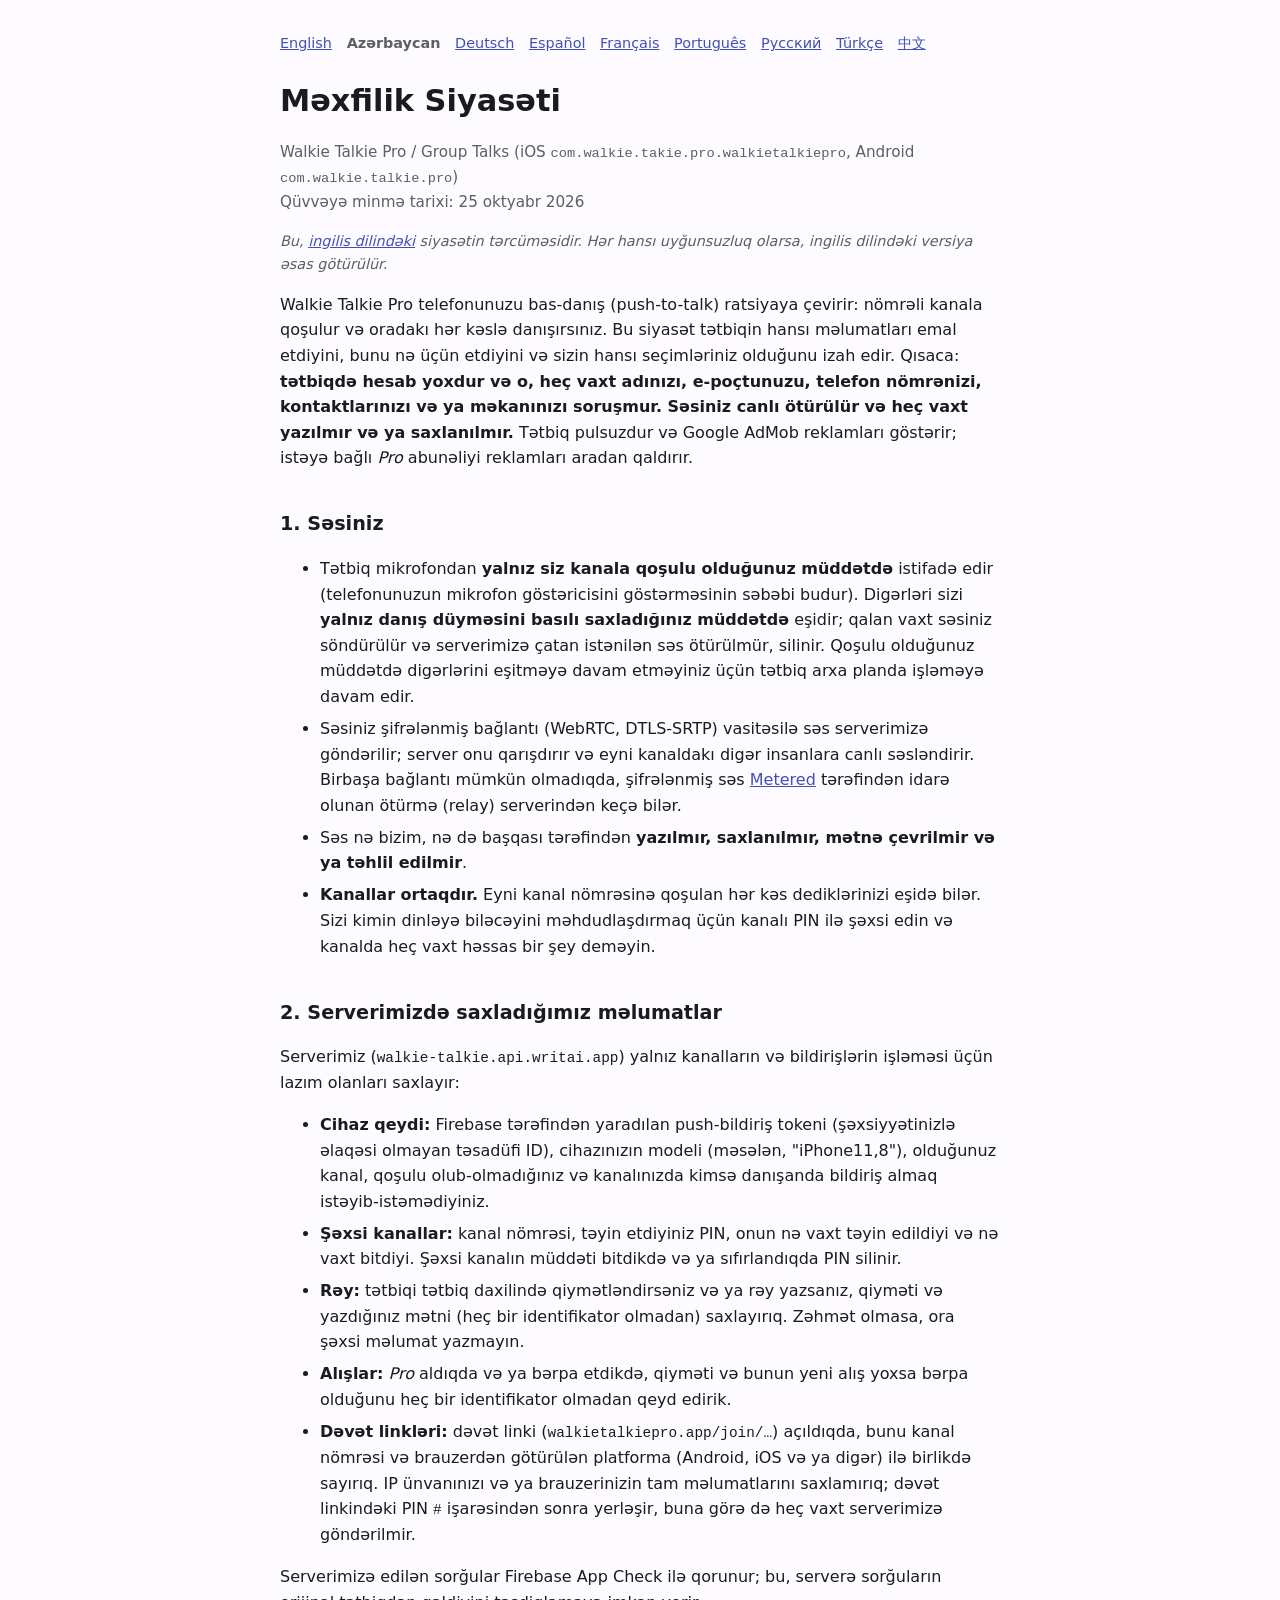
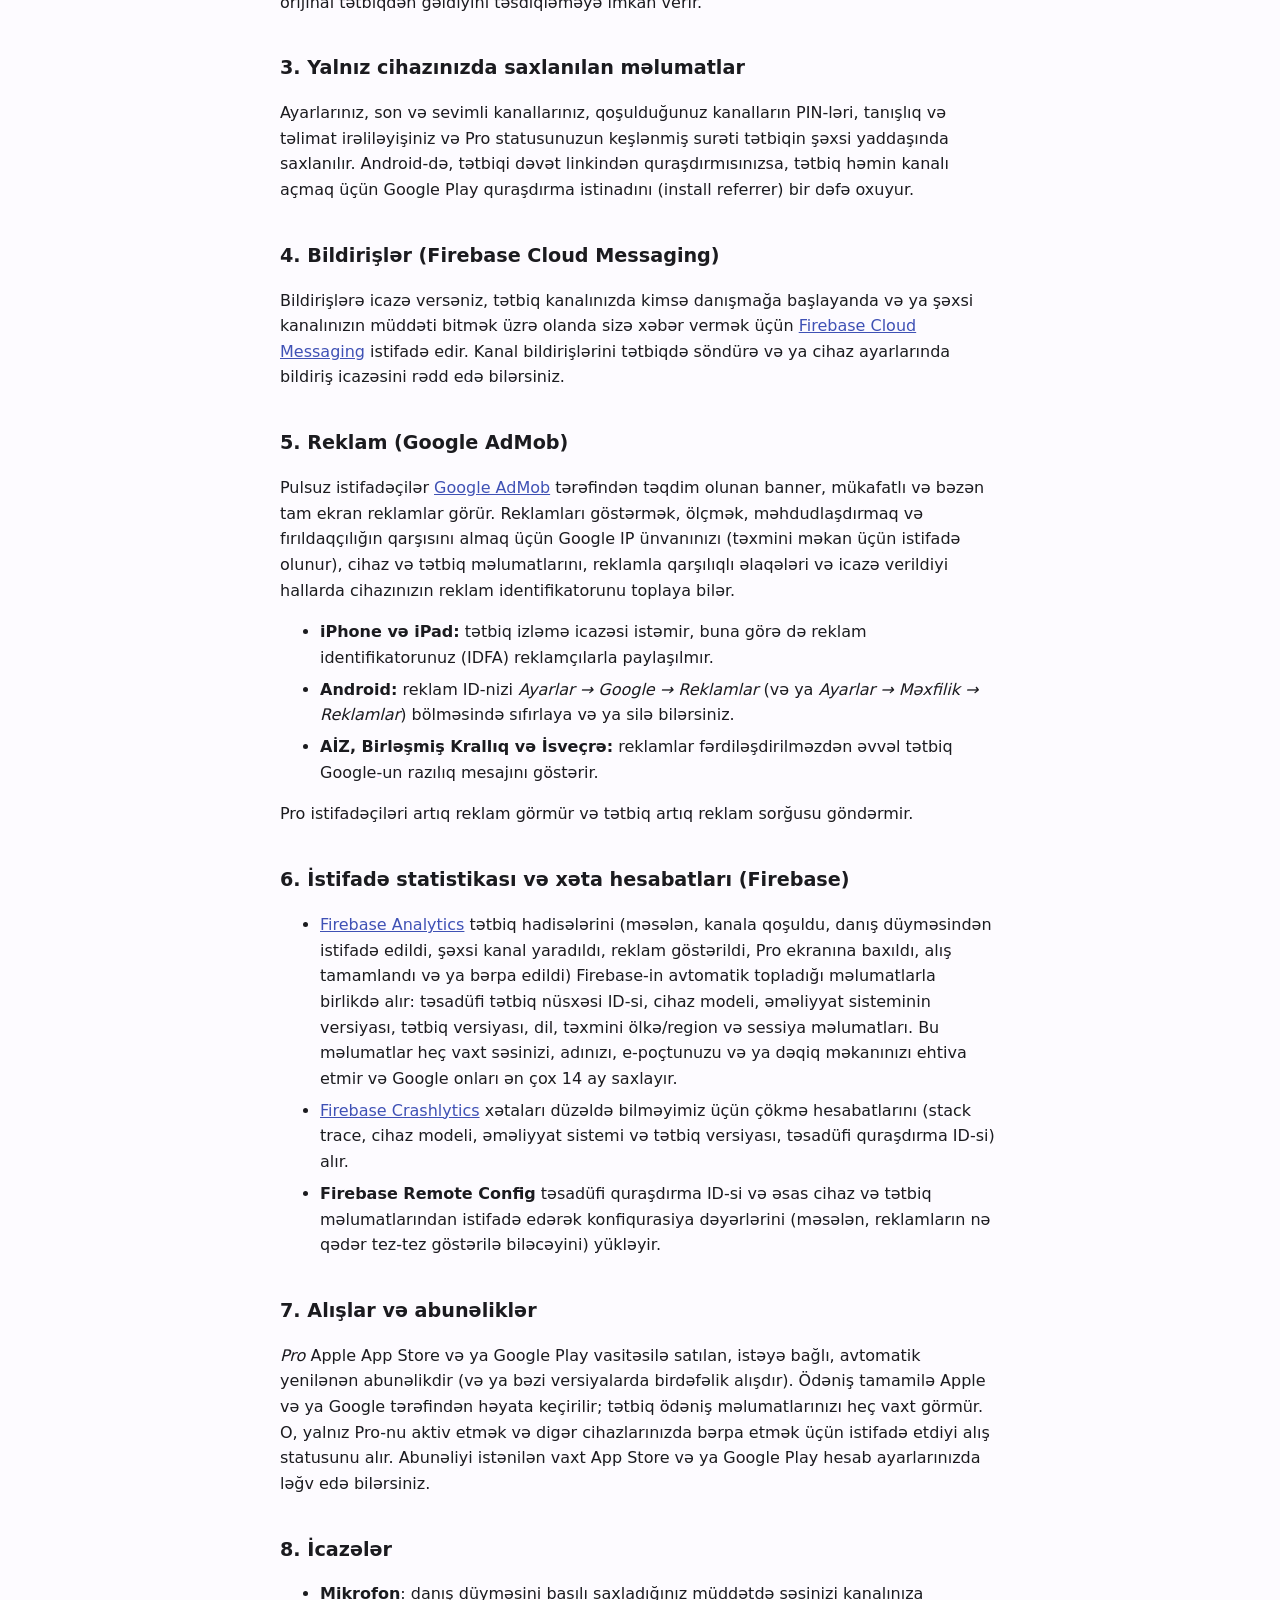
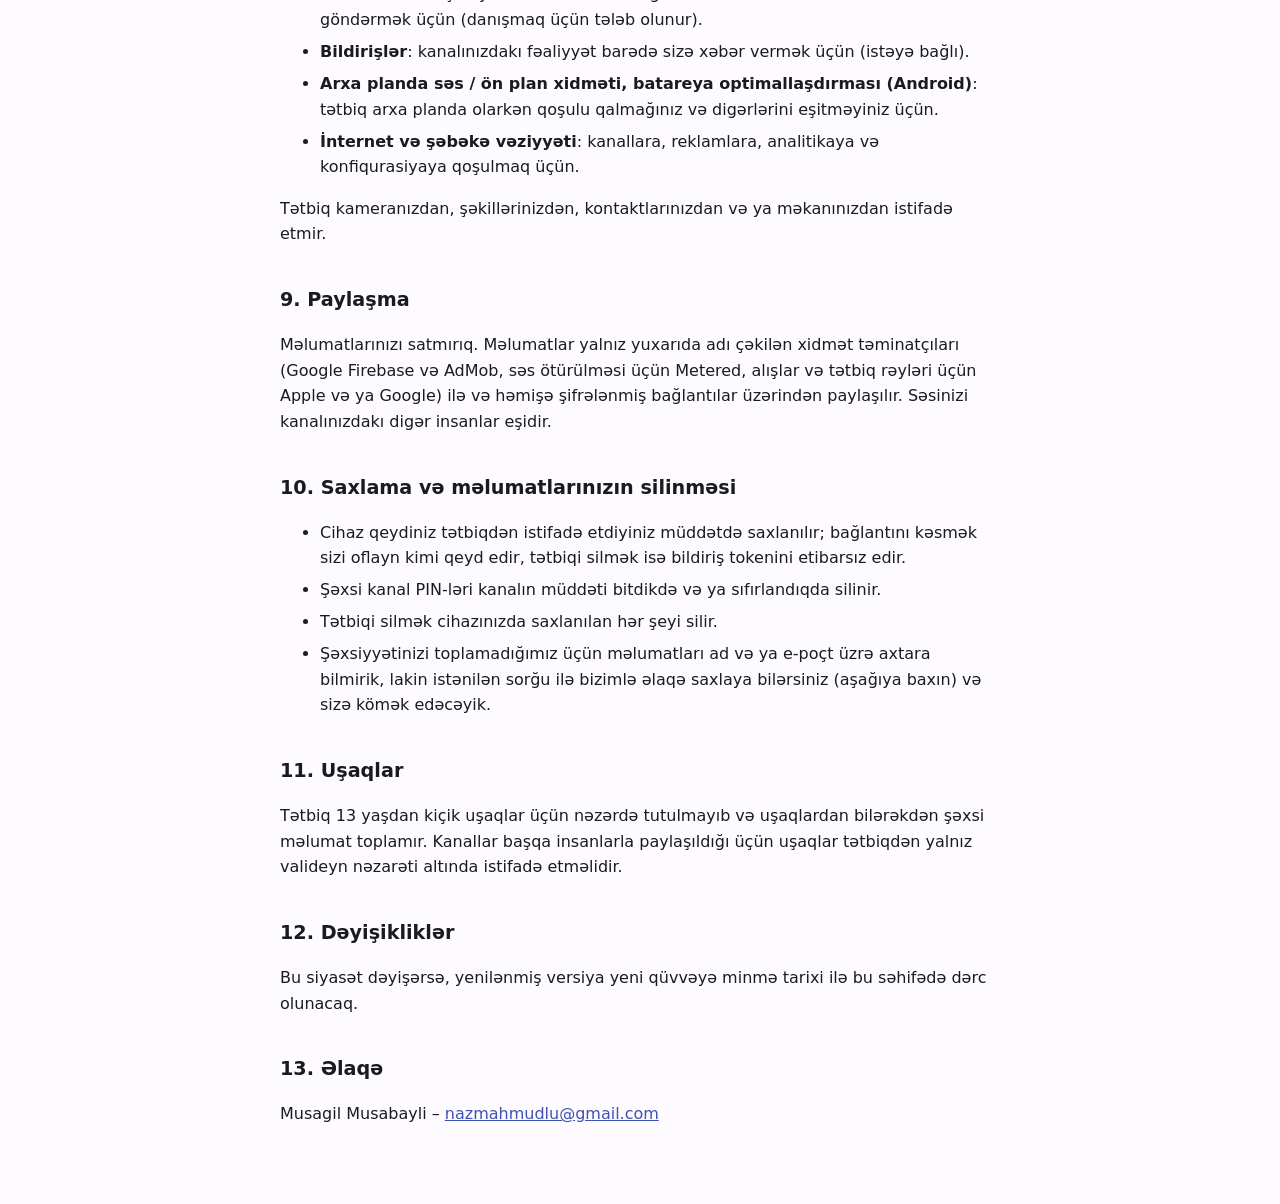
<file: privacy-policies/walkie-talkie-pro/az/index.html>
<!DOCTYPE html>
<html lang="az">
<head>
  <meta charset="utf-8">
  <meta name="viewport" content="width=device-width, initial-scale=1">
  <title>Məxfilik Siyasəti – Walkie Talkie Pro</title>
  <link rel="stylesheet" href="/privacy-policies/style.css">
  <link rel="canonical" href="https://my-mobile-apps-links.github.io/privacy-policies/walkie-talkie-pro/az/">
  <link rel="alternate" hreflang="en" href="https://my-mobile-apps-links.github.io/privacy-policies/walkie-talkie-pro/">
  <link rel="alternate" hreflang="az" href="https://my-mobile-apps-links.github.io/privacy-policies/walkie-talkie-pro/az/">
  <link rel="alternate" hreflang="de" href="https://my-mobile-apps-links.github.io/privacy-policies/walkie-talkie-pro/de/">
  <link rel="alternate" hreflang="es" href="https://my-mobile-apps-links.github.io/privacy-policies/walkie-talkie-pro/es/">
  <link rel="alternate" hreflang="fr" href="https://my-mobile-apps-links.github.io/privacy-policies/walkie-talkie-pro/fr/">
  <link rel="alternate" hreflang="pt" href="https://my-mobile-apps-links.github.io/privacy-policies/walkie-talkie-pro/pt/">
  <link rel="alternate" hreflang="ru" href="https://my-mobile-apps-links.github.io/privacy-policies/walkie-talkie-pro/ru/">
  <link rel="alternate" hreflang="tr" href="https://my-mobile-apps-links.github.io/privacy-policies/walkie-talkie-pro/tr/">
  <link rel="alternate" hreflang="zh" href="https://my-mobile-apps-links.github.io/privacy-policies/walkie-talkie-pro/zh/">
  <link rel="alternate" hreflang="x-default" href="https://my-mobile-apps-links.github.io/privacy-policies/walkie-talkie-pro/">
</head>
<body>
<main>
  <nav class="lang" aria-label="Language">
    <a href="/privacy-policies/walkie-talkie-pro/" hreflang="en" lang="en">English</a>
    <strong aria-current="page">Azərbaycan</strong>
    <a href="/privacy-policies/walkie-talkie-pro/de/" hreflang="de" lang="de">Deutsch</a>
    <a href="/privacy-policies/walkie-talkie-pro/es/" hreflang="es" lang="es">Español</a>
    <a href="/privacy-policies/walkie-talkie-pro/fr/" hreflang="fr" lang="fr">Français</a>
    <a href="/privacy-policies/walkie-talkie-pro/pt/" hreflang="pt" lang="pt">Português</a>
    <a href="/privacy-policies/walkie-talkie-pro/ru/" hreflang="ru" lang="ru">Русский</a>
    <a href="/privacy-policies/walkie-talkie-pro/tr/" hreflang="tr" lang="tr">Türkçe</a>
    <a href="/privacy-policies/walkie-talkie-pro/zh/" hreflang="zh" lang="zh">中文</a>
  </nav>
  <h1>Məxfilik Siyasəti</h1>
  <p class="meta">Walkie Talkie Pro / Group Talks (iOS <code>com.walkie.takie.pro.walkietalkiepro</code>, Android
    <code>com.walkie.talkie.pro</code>)<br>
    Qüvvəyə minmə tarixi: 25 oktyabr 2026</p>
  <p class="note">Bu, <a href="/privacy-policies/walkie-talkie-pro/">ingilis dilindəki</a> siyasətin
    tərcüməsidir. Hər hansı uyğunsuzluq olarsa, ingilis dilindəki versiya əsas götürülür.</p>

  <p>Walkie Talkie Pro telefonunuzu bas-danış (push-to-talk) ratsiyaya çevirir: nömrəli kanala qoşulur və
    oradakı hər kəslə danışırsınız. Bu siyasət tətbiqin hansı məlumatları emal etdiyini, bunu nə üçün
    etdiyini və sizin hansı seçimləriniz olduğunu izah edir. Qısaca: <strong>tətbiqdə hesab yoxdur və o,
    heç vaxt adınızı, e-poçtunuzu, telefon nömrənizi, kontaktlarınızı və ya məkanınızı soruşmur. Səsiniz
    canlı ötürülür və heç vaxt yazılmır və ya saxlanılmır.</strong> Tətbiq pulsuzdur və Google AdMob
    reklamları göstərir; istəyə bağlı <em>Pro</em> abunəliyi reklamları aradan qaldırır.</p>

  <h2>1. Səsiniz</h2>
  <ul>
    <li>Tətbiq mikrofondan <strong>yalnız siz kanala qoşulu olduğunuz müddətdə</strong> istifadə edir
      (telefonunuzun mikrofon göstəricisini göstərməsinin səbəbi budur). Digərləri sizi <strong>yalnız
      danış düyməsini basılı saxladığınız müddətdə</strong> eşidir; qalan vaxt səsiniz söndürülür və
      serverimizə çatan istənilən səs ötürülmür, silinir. Qoşulu olduğunuz müddətdə digərlərini eşitməyə
      davam etməyiniz üçün tətbiq arxa planda işləməyə davam edir.</li>
    <li>Səsiniz şifrələnmiş bağlantı (WebRTC, DTLS-SRTP) vasitəsilə səs serverimizə göndərilir; server onu
      qarışdırır və eyni kanaldakı digər insanlara canlı səsləndirir. Birbaşa bağlantı mümkün olmadıqda,
      şifrələnmiş səs <a href="https://www.metered.ca/privacy">Metered</a> tərəfindən idarə olunan ötürmə
      (relay) serverindən keçə bilər.</li>
    <li>Səs nə bizim, nə də başqası tərəfindən <strong>yazılmır, saxlanılmır, mətnə çevrilmir və ya təhlil
      edilmir</strong>.</li>
    <li><strong>Kanallar ortaqdır.</strong> Eyni kanal nömrəsinə qoşulan hər kəs dediklərinizi eşidə bilər.
      Sizi kimin dinləyə biləcəyini məhdudlaşdırmaq üçün kanalı PIN ilə şəxsi edin və kanalda heç vaxt
      həssas bir şey deməyin.</li>
  </ul>

  <h2>2. Serverimizdə saxladığımız məlumatlar</h2>
  <p>Serverimiz (<code>walkie-talkie.api.writai.app</code>) yalnız kanalların və bildirişlərin işləməsi
    üçün lazım olanları saxlayır:</p>
  <ul>
    <li><strong>Cihaz qeydi:</strong> Firebase tərəfindən yaradılan push-bildiriş tokeni (şəxsiyyətinizlə
      əlaqəsi olmayan təsadüfi ID), cihazınızın modeli (məsələn, "iPhone11,8"), olduğunuz kanal, qoşulu
      olub-olmadığınız və kanalınızda kimsə danışanda bildiriş almaq istəyib-istəmədiyiniz.</li>
    <li><strong>Şəxsi kanallar:</strong> kanal nömrəsi, təyin etdiyiniz PIN, onun nə vaxt təyin edildiyi
      və nə vaxt bitdiyi. Şəxsi kanalın müddəti bitdikdə və ya sıfırlandıqda PIN silinir.</li>
    <li><strong>Rəy:</strong> tətbiqi tətbiq daxilində qiymətləndirsəniz və ya rəy yazsanız, qiyməti və
      yazdığınız mətni (heç bir identifikator olmadan) saxlayırıq. Zəhmət olmasa, ora şəxsi məlumat
      yazmayın.</li>
    <li><strong>Alışlar:</strong> <em>Pro</em> aldıqda və ya bərpa etdikdə, qiyməti və bunun yeni alış
      yoxsa bərpa olduğunu heç bir identifikator olmadan qeyd edirik.</li>
    <li><strong>Dəvət linkləri:</strong> dəvət linki (<code>walkietalkiepro.app/join/…</code>) açıldıqda,
      bunu kanal nömrəsi və brauzerdən götürülən platforma (Android, iOS və ya digər) ilə birlikdə
      sayırıq. IP ünvanınızı və ya brauzerinizin tam məlumatlarını saxlamırıq; dəvət linkindəki PIN
      <code>#</code> işarəsindən sonra yerləşir, buna görə də heç vaxt serverimizə göndərilmir.</li>
  </ul>
  <p>Serverimizə edilən sorğular Firebase App Check ilə qorunur; bu, serverə sorğuların orijinal
    tətbiqdən gəldiyini təsdiqləməyə imkan verir.</p>

  <h2>3. Yalnız cihazınızda saxlanılan məlumatlar</h2>
  <p>Ayarlarınız, son və sevimli kanallarınız, qoşulduğunuz kanalların PIN-ləri, tanışlıq və təlimat
    irəliləyişiniz və Pro statusunuzun keşlənmiş surəti tətbiqin şəxsi yaddaşında saxlanılır. Android-də,
    tətbiqi dəvət linkindən quraşdırmısınızsa, tətbiq həmin kanalı açmaq üçün Google Play quraşdırma
    istinadını (install referrer) bir dəfə oxuyur.</p>

  <h2>4. Bildirişlər (Firebase Cloud Messaging)</h2>
  <p>Bildirişlərə icazə versəniz, tətbiq kanalınızda kimsə danışmağa başlayanda və ya şəxsi kanalınızın
    müddəti bitmək üzrə olanda sizə xəbər vermək üçün
    <a href="https://firebase.google.com/support/privacy">Firebase Cloud Messaging</a> istifadə edir. Kanal
    bildirişlərini tətbiqdə söndürə və ya cihaz ayarlarında bildiriş icazəsini rədd edə bilərsiniz.</p>

  <h2>5. Reklam (Google AdMob)</h2>
  <p>Pulsuz istifadəçilər <a href="https://policies.google.com/technologies/ads">Google AdMob</a> tərəfindən
    təqdim olunan banner, mükafatlı və bəzən tam ekran reklamlar görür. Reklamları göstərmək, ölçmək,
    məhdudlaşdırmaq və fırıldaqçılığın qarşısını almaq üçün Google IP ünvanınızı (təxmini məkan üçün
    istifadə olunur), cihaz və tətbiq məlumatlarını, reklamla qarşılıqlı əlaqələri və icazə verildiyi
    hallarda cihazınızın reklam identifikatorunu toplaya bilər.</p>
  <ul>
    <li><strong>iPhone və iPad:</strong> tətbiq izləmə icazəsi istəmir, buna görə də reklam
      identifikatorunuz (IDFA) reklamçılarla paylaşılmır.</li>
    <li><strong>Android:</strong> reklam ID-nizi <em>Ayarlar → Google → Reklamlar</em> (və ya
      <em>Ayarlar → Məxfilik → Reklamlar</em>) bölməsində sıfırlaya və ya silə bilərsiniz.</li>
    <li><strong>AİZ, Birləşmiş Krallıq və İsveçrə:</strong> reklamlar fərdiləşdirilməzdən əvvəl tətbiq
      Google-un razılıq mesajını göstərir.</li>
  </ul>
  <p>Pro istifadəçiləri artıq reklam görmür və tətbiq artıq reklam sorğusu göndərmir.</p>

  <h2>6. İstifadə statistikası və xəta hesabatları (Firebase)</h2>
  <ul>
    <li><a href="https://firebase.google.com/support/privacy">Firebase Analytics</a> tətbiq hadisələrini
      (məsələn, kanala qoşuldu, danış düyməsindən istifadə edildi, şəxsi kanal yaradıldı, reklam göstərildi,
      Pro ekranına baxıldı, alış tamamlandı və ya bərpa edildi) Firebase-in avtomatik topladığı məlumatlarla
      birlikdə alır: təsadüfi tətbiq nüsxəsi ID-si, cihaz modeli, əməliyyat sisteminin versiyası, tətbiq
      versiyası, dil, təxmini ölkə/region və sessiya məlumatları. Bu məlumatlar heç vaxt səsinizi,
      adınızı, e-poçtunuzu və ya dəqiq məkanınızı ehtiva etmir və Google onları ən çox 14 ay saxlayır.</li>
    <li><a href="https://firebase.google.com/support/privacy">Firebase Crashlytics</a> xətaları düzəldə
      bilməyimiz üçün çökmə hesabatlarını (stack trace, cihaz modeli, əməliyyat sistemi və tətbiq versiyası,
      təsadüfi quraşdırma ID-si) alır.</li>
    <li><strong>Firebase Remote Config</strong> təsadüfi quraşdırma ID-si və əsas cihaz və tətbiq
      məlumatlarından istifadə edərək konfiqurasiya dəyərlərini (məsələn, reklamların nə qədər tez-tez
      göstərilə biləcəyini) yükləyir.</li>
  </ul>

  <h2>7. Alışlar və abunəliklər</h2>
  <p><em>Pro</em> Apple App Store və ya Google Play vasitəsilə satılan, istəyə bağlı, avtomatik yenilənən
    abunəlikdir (və ya bəzi versiyalarda birdəfəlik alışdır). Ödəniş tamamilə Apple və ya Google
    tərəfindən həyata keçirilir; tətbiq ödəniş məlumatlarınızı heç vaxt görmür. O, yalnız Pro-nu aktiv
    etmək və digər cihazlarınızda bərpa etmək üçün istifadə etdiyi alış statusunu alır. Abunəliyi istənilən
    vaxt App Store və ya Google Play hesab ayarlarınızda ləğv edə bilərsiniz.</p>

  <h2>8. İcazələr</h2>
  <ul>
    <li><strong>Mikrofon</strong>: danış düyməsini basılı saxladığınız müddətdə səsinizi kanalınıza
      göndərmək üçün (danışmaq üçün tələb olunur).</li>
    <li><strong>Bildirişlər</strong>: kanalınızdakı fəaliyyət barədə sizə xəbər vermək üçün (istəyə
      bağlı).</li>
    <li><strong>Arxa planda səs / ön plan xidməti, batareya optimallaşdırması (Android)</strong>: tətbiq
      arxa planda olarkən qoşulu qalmağınız və digərlərini eşitməyiniz üçün.</li>
    <li><strong>İnternet və şəbəkə vəziyyəti</strong>: kanallara, reklamlara, analitikaya və
      konfiqurasiyaya qoşulmaq üçün.</li>
  </ul>
  <p>Tətbiq kameranızdan, şəkillərinizdən, kontaktlarınızdan və ya məkanınızdan istifadə etmir.</p>

  <h2>9. Paylaşma</h2>
  <p>Məlumatlarınızı satmırıq. Məlumatlar yalnız yuxarıda adı çəkilən xidmət təminatçıları (Google Firebase
    və AdMob, səs ötürülməsi üçün Metered, alışlar və tətbiq rəyləri üçün Apple və ya Google) ilə və həmişə
    şifrələnmiş bağlantılar üzərindən paylaşılır. Səsinizi kanalınızdakı digər insanlar eşidir.</p>

  <h2>10. Saxlama və məlumatlarınızın silinməsi</h2>
  <ul>
    <li>Cihaz qeydiniz tətbiqdən istifadə etdiyiniz müddətdə saxlanılır; bağlantını kəsmək sizi oflayn kimi
      qeyd edir, tətbiqi silmək isə bildiriş tokenini etibarsız edir.</li>
    <li>Şəxsi kanal PIN-ləri kanalın müddəti bitdikdə və ya sıfırlandıqda silinir.</li>
    <li>Tətbiqi silmək cihazınızda saxlanılan hər şeyi silir.</li>
    <li>Şəxsiyyətinizi toplamadığımız üçün məlumatları ad və ya e-poçt üzrə axtara bilmirik, lakin istənilən
      sorğu ilə bizimlə əlaqə saxlaya bilərsiniz (aşağıya baxın) və sizə kömək edəcəyik.</li>
  </ul>

  <h2>11. Uşaqlar</h2>
  <p>Tətbiq 13 yaşdan kiçik uşaqlar üçün nəzərdə tutulmayıb və uşaqlardan bilərəkdən şəxsi məlumat
    toplamır. Kanallar başqa insanlarla paylaşıldığı üçün uşaqlar tətbiqdən yalnız valideyn nəzarəti
    altında istifadə etməlidir.</p>

  <h2>12. Dəyişikliklər</h2>
  <p>Bu siyasət dəyişərsə, yenilənmiş versiya yeni qüvvəyə minmə tarixi ilə bu səhifədə dərc
    olunacaq.</p>

  <h2>13. Əlaqə</h2>
  <p>Musagil Musabayli – <a href="mailto:nazmahmudlu@gmail.com">nazmahmudlu@gmail.com</a></p>
</main>
</body>
</html>
</file>
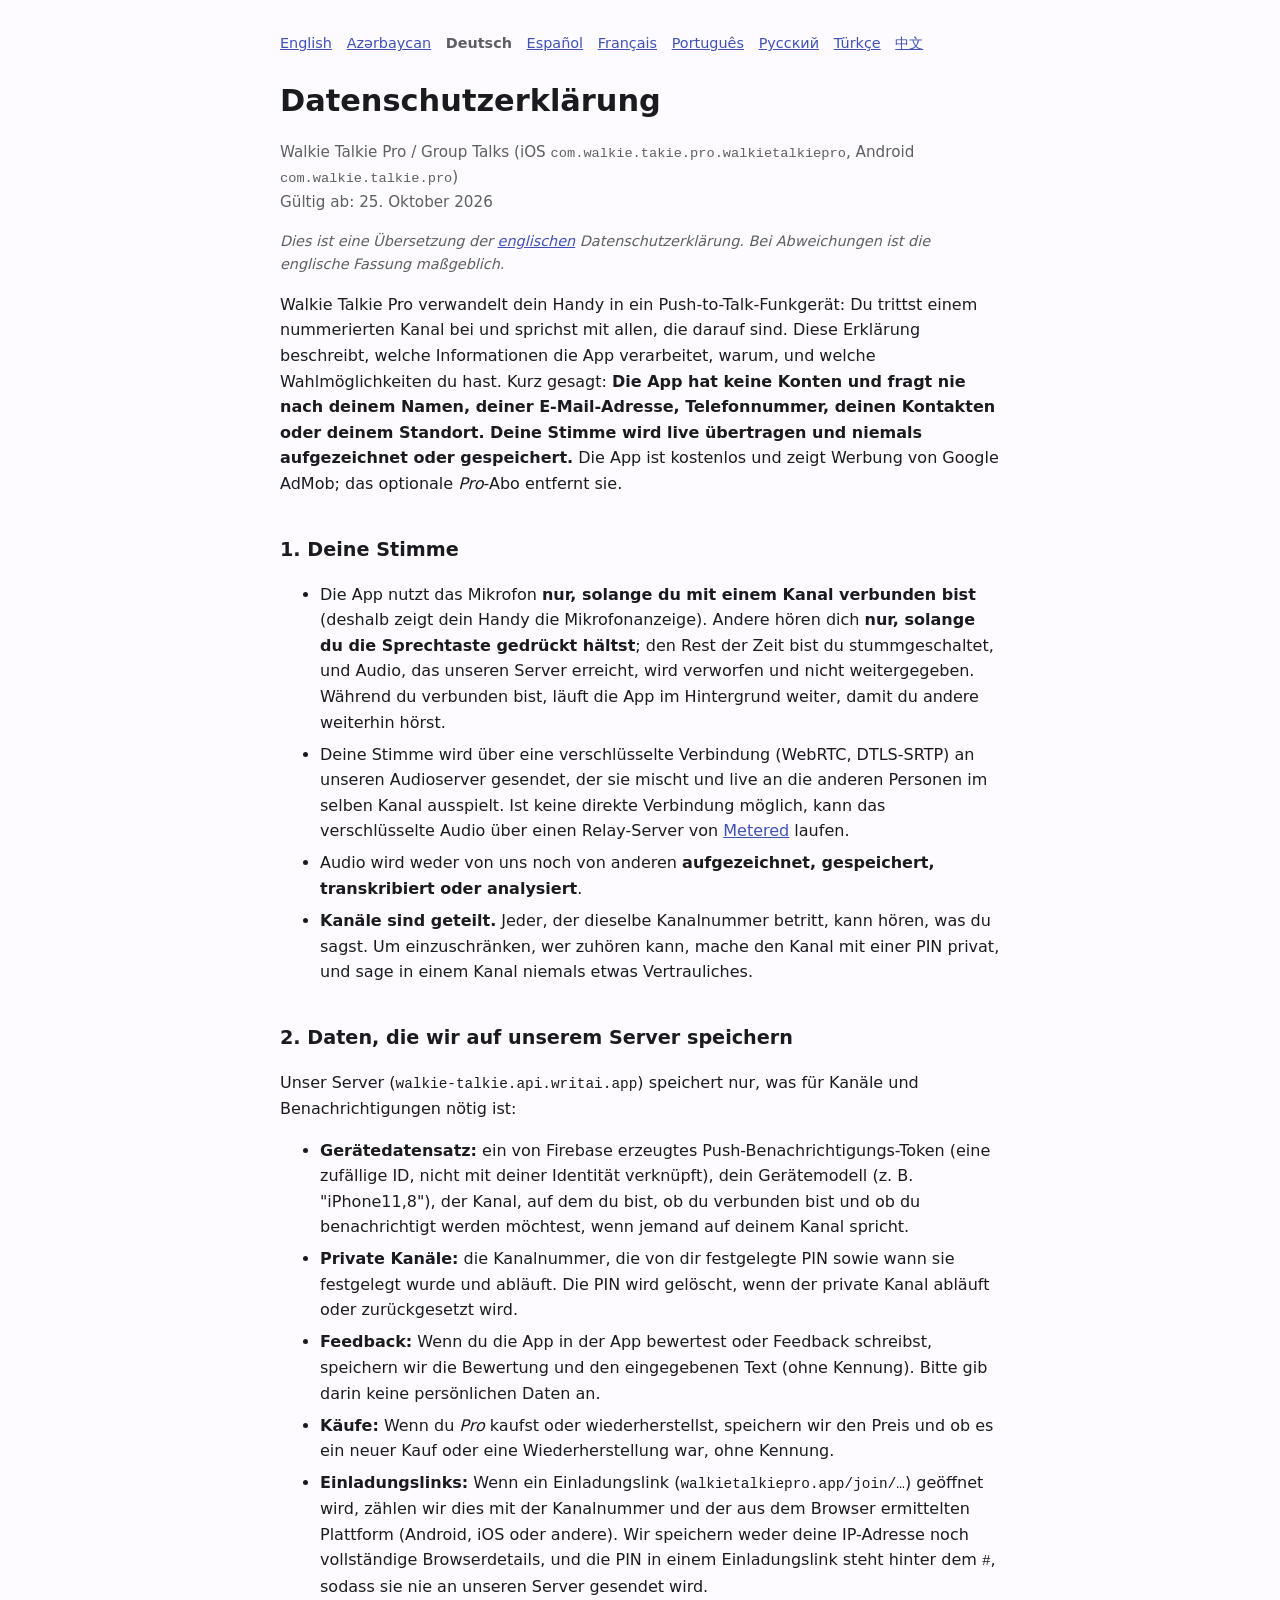
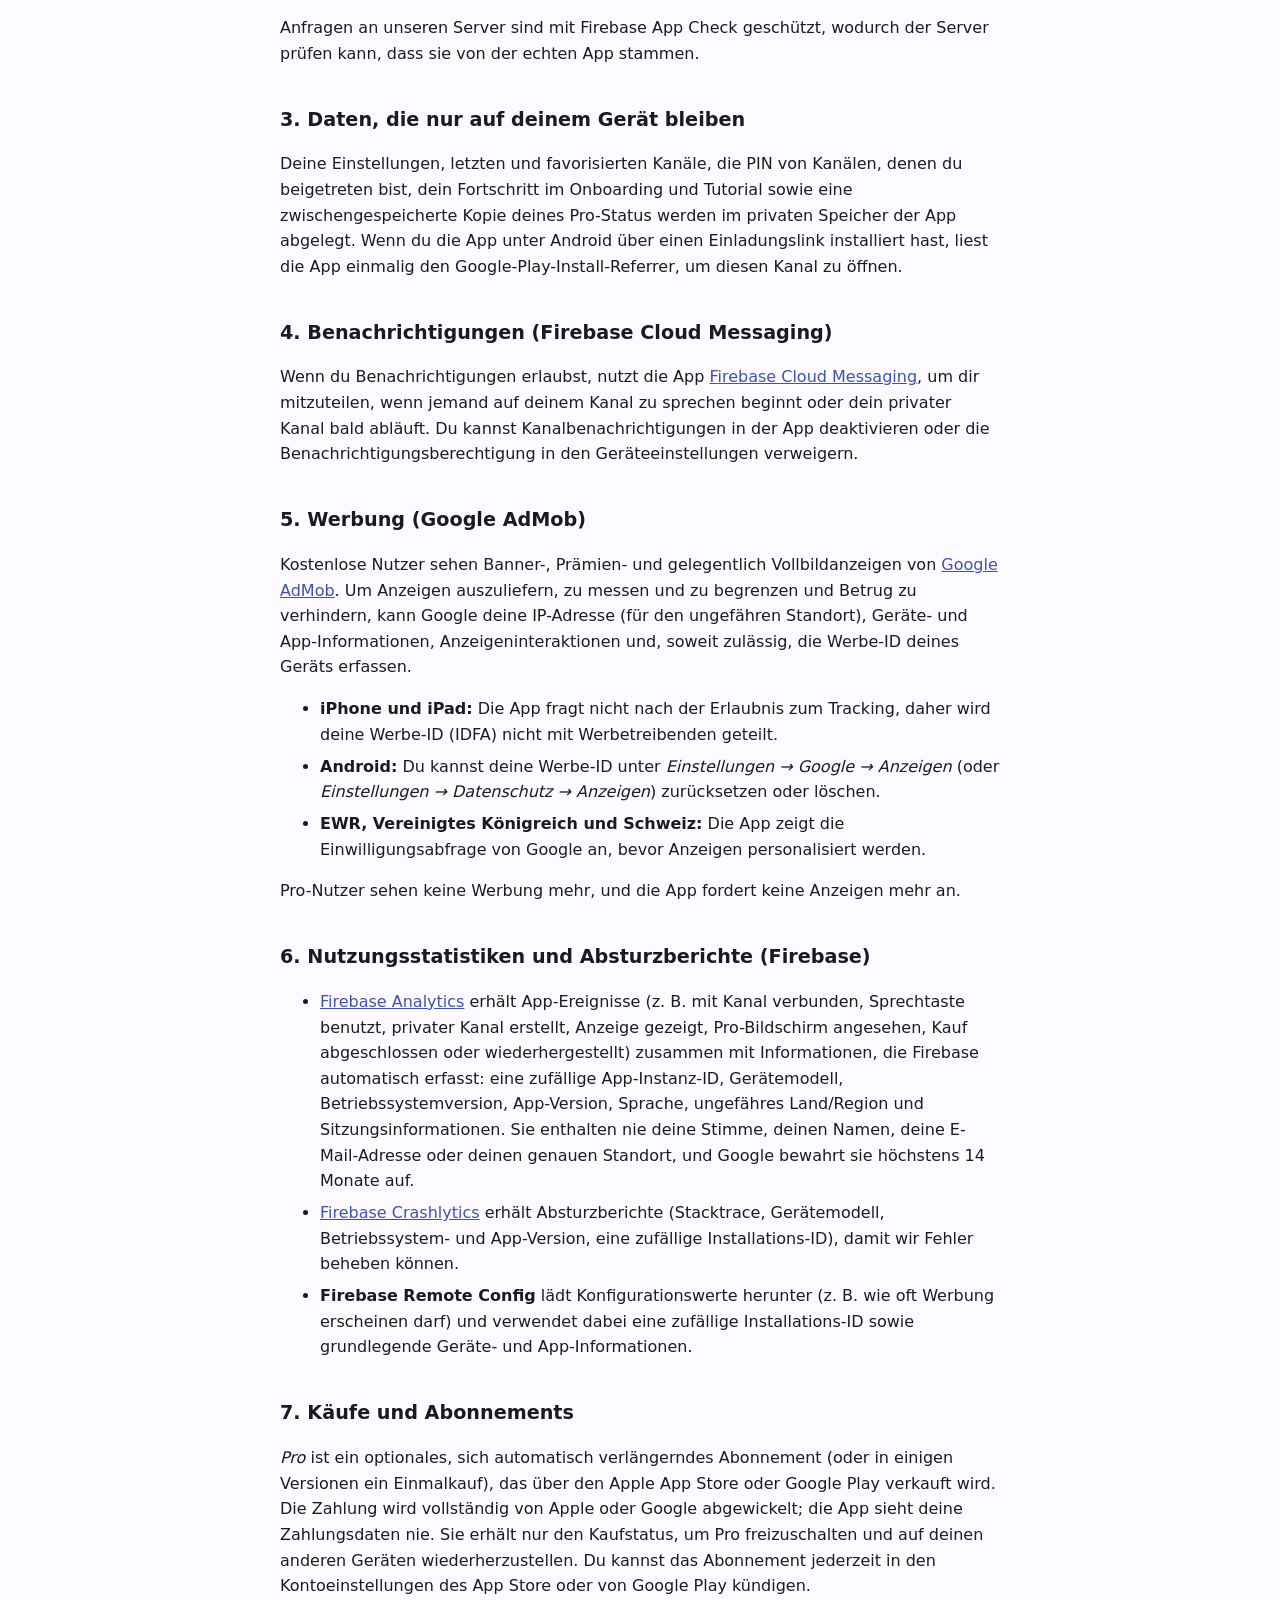
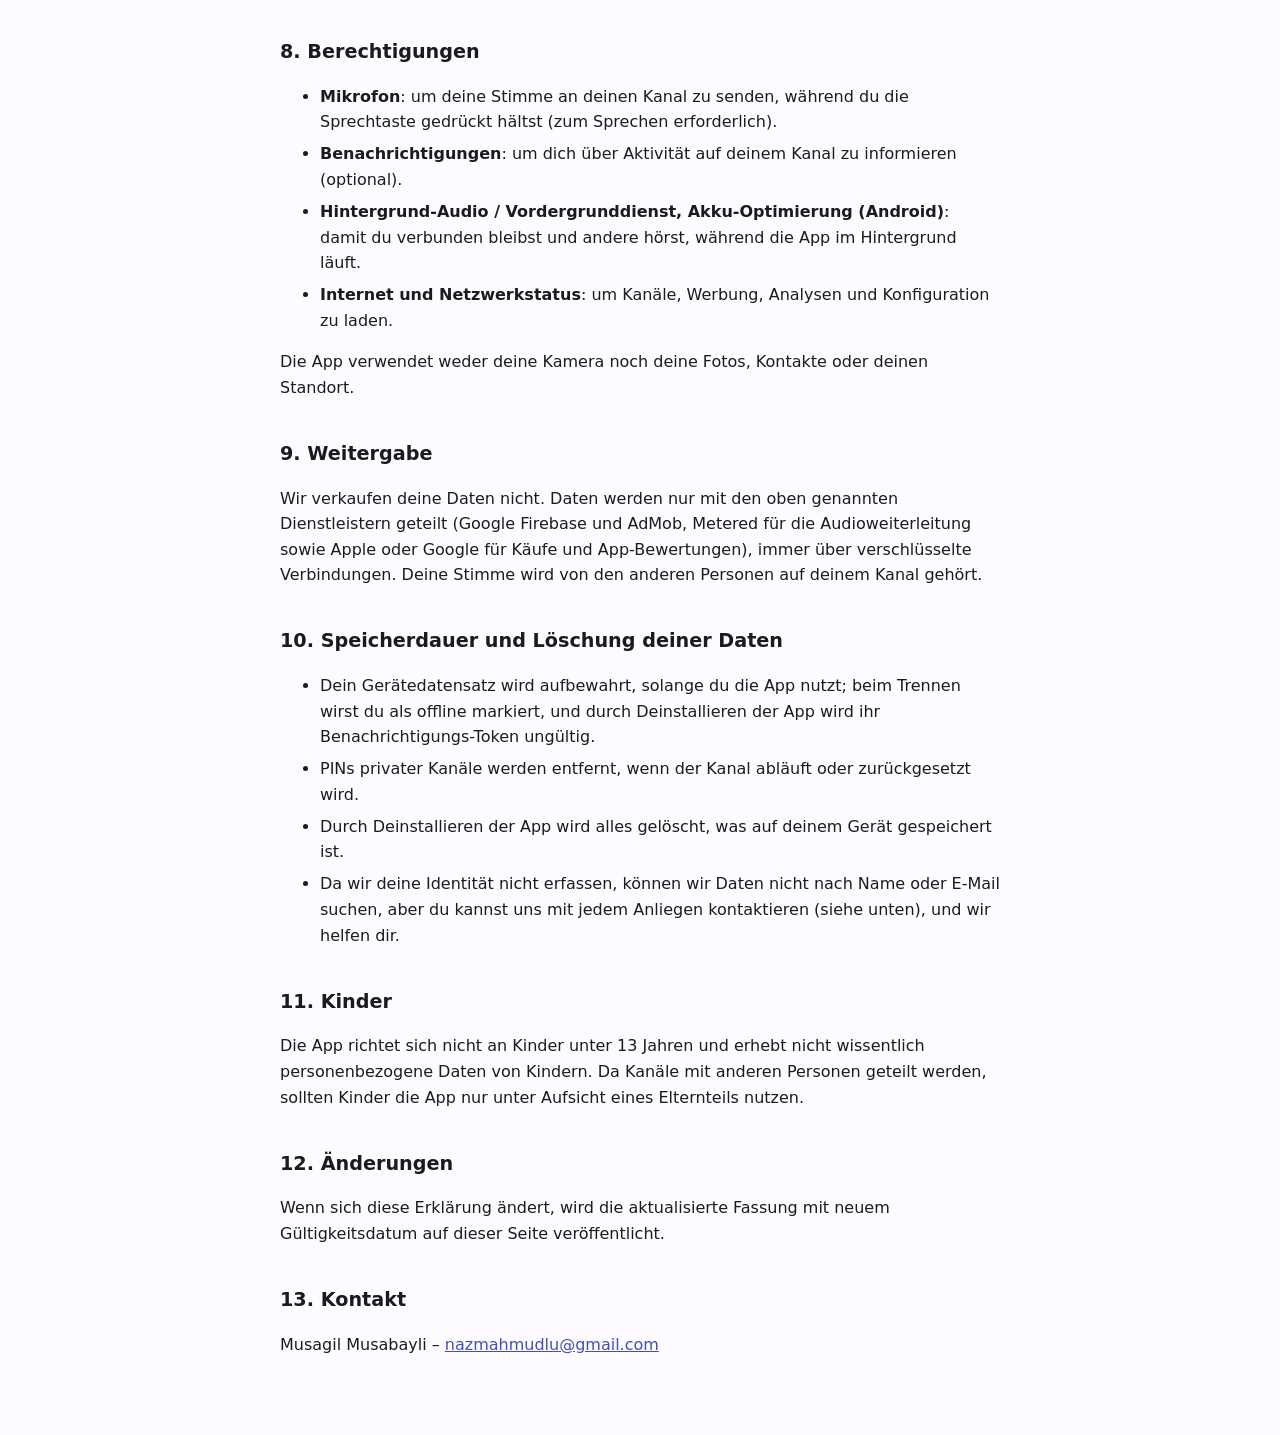
<file: privacy-policies/walkie-talkie-pro/de/index.html>
<!DOCTYPE html>
<html lang="de">
<head>
  <meta charset="utf-8">
  <meta name="viewport" content="width=device-width, initial-scale=1">
  <title>Datenschutzerklärung – Walkie Talkie Pro</title>
  <link rel="stylesheet" href="/privacy-policies/style.css">
  <link rel="canonical" href="https://my-mobile-apps-links.github.io/privacy-policies/walkie-talkie-pro/de/">
  <link rel="alternate" hreflang="en" href="https://my-mobile-apps-links.github.io/privacy-policies/walkie-talkie-pro/">
  <link rel="alternate" hreflang="az" href="https://my-mobile-apps-links.github.io/privacy-policies/walkie-talkie-pro/az/">
  <link rel="alternate" hreflang="de" href="https://my-mobile-apps-links.github.io/privacy-policies/walkie-talkie-pro/de/">
  <link rel="alternate" hreflang="es" href="https://my-mobile-apps-links.github.io/privacy-policies/walkie-talkie-pro/es/">
  <link rel="alternate" hreflang="fr" href="https://my-mobile-apps-links.github.io/privacy-policies/walkie-talkie-pro/fr/">
  <link rel="alternate" hreflang="pt" href="https://my-mobile-apps-links.github.io/privacy-policies/walkie-talkie-pro/pt/">
  <link rel="alternate" hreflang="ru" href="https://my-mobile-apps-links.github.io/privacy-policies/walkie-talkie-pro/ru/">
  <link rel="alternate" hreflang="tr" href="https://my-mobile-apps-links.github.io/privacy-policies/walkie-talkie-pro/tr/">
  <link rel="alternate" hreflang="zh" href="https://my-mobile-apps-links.github.io/privacy-policies/walkie-talkie-pro/zh/">
  <link rel="alternate" hreflang="x-default" href="https://my-mobile-apps-links.github.io/privacy-policies/walkie-talkie-pro/">
</head>
<body>
<main>
  <nav class="lang" aria-label="Language">
    <a href="/privacy-policies/walkie-talkie-pro/" hreflang="en" lang="en">English</a>
    <a href="/privacy-policies/walkie-talkie-pro/az/" hreflang="az" lang="az">Azərbaycan</a>
    <strong aria-current="page">Deutsch</strong>
    <a href="/privacy-policies/walkie-talkie-pro/es/" hreflang="es" lang="es">Español</a>
    <a href="/privacy-policies/walkie-talkie-pro/fr/" hreflang="fr" lang="fr">Français</a>
    <a href="/privacy-policies/walkie-talkie-pro/pt/" hreflang="pt" lang="pt">Português</a>
    <a href="/privacy-policies/walkie-talkie-pro/ru/" hreflang="ru" lang="ru">Русский</a>
    <a href="/privacy-policies/walkie-talkie-pro/tr/" hreflang="tr" lang="tr">Türkçe</a>
    <a href="/privacy-policies/walkie-talkie-pro/zh/" hreflang="zh" lang="zh">中文</a>
  </nav>
  <h1>Datenschutzerklärung</h1>
  <p class="meta">Walkie Talkie Pro / Group Talks (iOS <code>com.walkie.takie.pro.walkietalkiepro</code>, Android
    <code>com.walkie.talkie.pro</code>)<br>
    Gültig ab: 25. Oktober 2026</p>
  <p class="note">Dies ist eine Übersetzung der <a href="/privacy-policies/walkie-talkie-pro/">englischen</a>
    Datenschutzerklärung. Bei Abweichungen ist die englische Fassung maßgeblich.</p>

  <p>Walkie Talkie Pro verwandelt dein Handy in ein Push-to-Talk-Funkgerät: Du trittst einem nummerierten
    Kanal bei und sprichst mit allen, die darauf sind. Diese Erklärung beschreibt, welche Informationen die
    App verarbeitet, warum, und welche Wahlmöglichkeiten du hast. Kurz gesagt: <strong>Die App hat keine
    Konten und fragt nie nach deinem Namen, deiner E-Mail-Adresse, Telefonnummer, deinen Kontakten oder
    deinem Standort. Deine Stimme wird live übertragen und niemals aufgezeichnet oder gespeichert.</strong>
    Die App ist kostenlos und zeigt Werbung von Google AdMob; das optionale <em>Pro</em>-Abo entfernt
    sie.</p>

  <h2>1. Deine Stimme</h2>
  <ul>
    <li>Die App nutzt das Mikrofon <strong>nur, solange du mit einem Kanal verbunden bist</strong> (deshalb
      zeigt dein Handy die Mikrofonanzeige). Andere hören dich <strong>nur, solange du die Sprechtaste
      gedrückt hältst</strong>; den Rest der Zeit bist du stummgeschaltet, und Audio, das unseren Server
      erreicht, wird verworfen und nicht weitergegeben. Während du verbunden bist, läuft die App im
      Hintergrund weiter, damit du andere weiterhin hörst.</li>
    <li>Deine Stimme wird über eine verschlüsselte Verbindung (WebRTC, DTLS-SRTP) an unseren Audioserver
      gesendet, der sie mischt und live an die anderen Personen im selben Kanal ausspielt. Ist keine direkte
      Verbindung möglich, kann das verschlüsselte Audio über einen Relay-Server von
      <a href="https://www.metered.ca/privacy">Metered</a> laufen.</li>
    <li>Audio wird weder von uns noch von anderen <strong>aufgezeichnet, gespeichert, transkribiert oder
      analysiert</strong>.</li>
    <li><strong>Kanäle sind geteilt.</strong> Jeder, der dieselbe Kanalnummer betritt, kann hören, was du
      sagst. Um einzuschränken, wer zuhören kann, mache den Kanal mit einer PIN privat, und sage in einem
      Kanal niemals etwas Vertrauliches.</li>
  </ul>

  <h2>2. Daten, die wir auf unserem Server speichern</h2>
  <p>Unser Server (<code>walkie-talkie.api.writai.app</code>) speichert nur, was für Kanäle und
    Benachrichtigungen nötig ist:</p>
  <ul>
    <li><strong>Gerätedatensatz:</strong> ein von Firebase erzeugtes Push-Benachrichtigungs-Token (eine
      zufällige ID, nicht mit deiner Identität verknüpft), dein Gerätemodell (z. B. "iPhone11,8"), der
      Kanal, auf dem du bist, ob du verbunden bist und ob du benachrichtigt werden möchtest, wenn jemand
      auf deinem Kanal spricht.</li>
    <li><strong>Private Kanäle:</strong> die Kanalnummer, die von dir festgelegte PIN sowie wann sie
      festgelegt wurde und abläuft. Die PIN wird gelöscht, wenn der private Kanal abläuft oder
      zurückgesetzt wird.</li>
    <li><strong>Feedback:</strong> Wenn du die App in der App bewertest oder Feedback schreibst, speichern
      wir die Bewertung und den eingegebenen Text (ohne Kennung). Bitte gib darin keine persönlichen
      Daten an.</li>
    <li><strong>Käufe:</strong> Wenn du <em>Pro</em> kaufst oder wiederherstellst, speichern wir den Preis
      und ob es ein neuer Kauf oder eine Wiederherstellung war, ohne Kennung.</li>
    <li><strong>Einladungslinks:</strong> Wenn ein Einladungslink (<code>walkietalkiepro.app/join/…</code>)
      geöffnet wird, zählen wir dies mit der Kanalnummer und der aus dem Browser ermittelten Plattform
      (Android, iOS oder andere). Wir speichern weder deine IP-Adresse noch vollständige Browserdetails, und
      die PIN in einem Einladungslink steht hinter dem <code>#</code>, sodass sie nie an unseren Server
      gesendet wird.</li>
  </ul>
  <p>Anfragen an unseren Server sind mit Firebase App Check geschützt, wodurch der Server prüfen kann, dass
    sie von der echten App stammen.</p>

  <h2>3. Daten, die nur auf deinem Gerät bleiben</h2>
  <p>Deine Einstellungen, letzten und favorisierten Kanäle, die PIN von Kanälen, denen du beigetreten bist,
    dein Fortschritt im Onboarding und Tutorial sowie eine zwischengespeicherte Kopie deines Pro-Status
    werden im privaten Speicher der App abgelegt. Wenn du die App unter Android über einen Einladungslink
    installiert hast, liest die App einmalig den Google-Play-Install-Referrer, um diesen Kanal zu
    öffnen.</p>

  <h2>4. Benachrichtigungen (Firebase Cloud Messaging)</h2>
  <p>Wenn du Benachrichtigungen erlaubst, nutzt die App
    <a href="https://firebase.google.com/support/privacy">Firebase Cloud Messaging</a>, um dir mitzuteilen,
    wenn jemand auf deinem Kanal zu sprechen beginnt oder dein privater Kanal bald abläuft. Du kannst
    Kanalbenachrichtigungen in der App deaktivieren oder die Benachrichtigungsberechtigung in den
    Geräteeinstellungen verweigern.</p>

  <h2>5. Werbung (Google AdMob)</h2>
  <p>Kostenlose Nutzer sehen Banner-, Prämien- und gelegentlich Vollbildanzeigen von
    <a href="https://policies.google.com/technologies/ads">Google AdMob</a>. Um Anzeigen auszuliefern, zu
    messen und zu begrenzen und Betrug zu verhindern, kann Google deine IP-Adresse (für den ungefähren
    Standort), Geräte- und App-Informationen, Anzeigeninteraktionen und, soweit zulässig, die
    Werbe-ID deines Geräts erfassen.</p>
  <ul>
    <li><strong>iPhone und iPad:</strong> Die App fragt nicht nach der Erlaubnis zum Tracking, daher wird
      deine Werbe-ID (IDFA) nicht mit Werbetreibenden geteilt.</li>
    <li><strong>Android:</strong> Du kannst deine Werbe-ID unter <em>Einstellungen → Google → Anzeigen</em>
      (oder <em>Einstellungen → Datenschutz → Anzeigen</em>) zurücksetzen oder löschen.</li>
    <li><strong>EWR, Vereinigtes Königreich und Schweiz:</strong> Die App zeigt die Einwilligungsabfrage von
      Google an, bevor Anzeigen personalisiert werden.</li>
  </ul>
  <p>Pro-Nutzer sehen keine Werbung mehr, und die App fordert keine Anzeigen mehr an.</p>

  <h2>6. Nutzungsstatistiken und Absturzberichte (Firebase)</h2>
  <ul>
    <li><a href="https://firebase.google.com/support/privacy">Firebase Analytics</a> erhält App-Ereignisse
      (z. B. mit Kanal verbunden, Sprechtaste benutzt, privater Kanal erstellt, Anzeige gezeigt,
      Pro-Bildschirm angesehen, Kauf abgeschlossen oder wiederhergestellt) zusammen mit Informationen, die
      Firebase automatisch erfasst: eine zufällige App-Instanz-ID, Gerätemodell, Betriebssystemversion,
      App-Version, Sprache, ungefähres Land/Region und Sitzungsinformationen. Sie enthalten nie deine
      Stimme, deinen Namen, deine E-Mail-Adresse oder deinen genauen Standort, und Google bewahrt sie
      höchstens 14 Monate auf.</li>
    <li><a href="https://firebase.google.com/support/privacy">Firebase Crashlytics</a> erhält Absturzberichte
      (Stacktrace, Gerätemodell, Betriebssystem- und App-Version, eine zufällige Installations-ID), damit
      wir Fehler beheben können.</li>
    <li><strong>Firebase Remote Config</strong> lädt Konfigurationswerte herunter (z. B. wie oft Werbung
      erscheinen darf) und verwendet dabei eine zufällige Installations-ID sowie grundlegende Geräte- und
      App-Informationen.</li>
  </ul>

  <h2>7. Käufe und Abonnements</h2>
  <p><em>Pro</em> ist ein optionales, sich automatisch verlängerndes Abonnement (oder in einigen Versionen
    ein Einmalkauf), das über den Apple App Store oder Google Play verkauft wird. Die Zahlung wird
    vollständig von Apple oder Google abgewickelt; die App sieht deine Zahlungsdaten nie. Sie erhält nur
    den Kaufstatus, um Pro freizuschalten und auf deinen anderen Geräten wiederherzustellen. Du kannst
    das Abonnement jederzeit in den Kontoeinstellungen des App Store oder von Google Play kündigen.</p>

  <h2>8. Berechtigungen</h2>
  <ul>
    <li><strong>Mikrofon</strong>: um deine Stimme an deinen Kanal zu senden, während du die Sprechtaste
      gedrückt hältst (zum Sprechen erforderlich).</li>
    <li><strong>Benachrichtigungen</strong>: um dich über Aktivität auf deinem Kanal zu informieren
      (optional).</li>
    <li><strong>Hintergrund-Audio / Vordergrunddienst, Akku-Optimierung (Android)</strong>: damit du
      verbunden bleibst und andere hörst, während die App im Hintergrund läuft.</li>
    <li><strong>Internet und Netzwerkstatus</strong>: um Kanäle, Werbung, Analysen und Konfiguration zu
      laden.</li>
  </ul>
  <p>Die App verwendet weder deine Kamera noch deine Fotos, Kontakte oder deinen Standort.</p>

  <h2>9. Weitergabe</h2>
  <p>Wir verkaufen deine Daten nicht. Daten werden nur mit den oben genannten Dienstleistern geteilt (Google
    Firebase und AdMob, Metered für die Audioweiterleitung sowie Apple oder Google für Käufe und
    App-Bewertungen), immer über verschlüsselte Verbindungen. Deine Stimme wird von den anderen Personen
    auf deinem Kanal gehört.</p>

  <h2>10. Speicherdauer und Löschung deiner Daten</h2>
  <ul>
    <li>Dein Gerätedatensatz wird aufbewahrt, solange du die App nutzt; beim Trennen wirst du als offline
      markiert, und durch Deinstallieren der App wird ihr Benachrichtigungs-Token ungültig.</li>
    <li>PINs privater Kanäle werden entfernt, wenn der Kanal abläuft oder zurückgesetzt wird.</li>
    <li>Durch Deinstallieren der App wird alles gelöscht, was auf deinem Gerät gespeichert ist.</li>
    <li>Da wir deine Identität nicht erfassen, können wir Daten nicht nach Name oder E-Mail suchen, aber du
      kannst uns mit jedem Anliegen kontaktieren (siehe unten), und wir helfen dir.</li>
  </ul>

  <h2>11. Kinder</h2>
  <p>Die App richtet sich nicht an Kinder unter 13 Jahren und erhebt nicht wissentlich personenbezogene
    Daten von Kindern. Da Kanäle mit anderen Personen geteilt werden, sollten Kinder die App nur unter
    Aufsicht eines Elternteils nutzen.</p>

  <h2>12. Änderungen</h2>
  <p>Wenn sich diese Erklärung ändert, wird die aktualisierte Fassung mit neuem Gültigkeitsdatum auf dieser
    Seite veröffentlicht.</p>

  <h2>13. Kontakt</h2>
  <p>Musagil Musabayli – <a href="mailto:nazmahmudlu@gmail.com">nazmahmudlu@gmail.com</a></p>
</main>
</body>
</html>
</file>
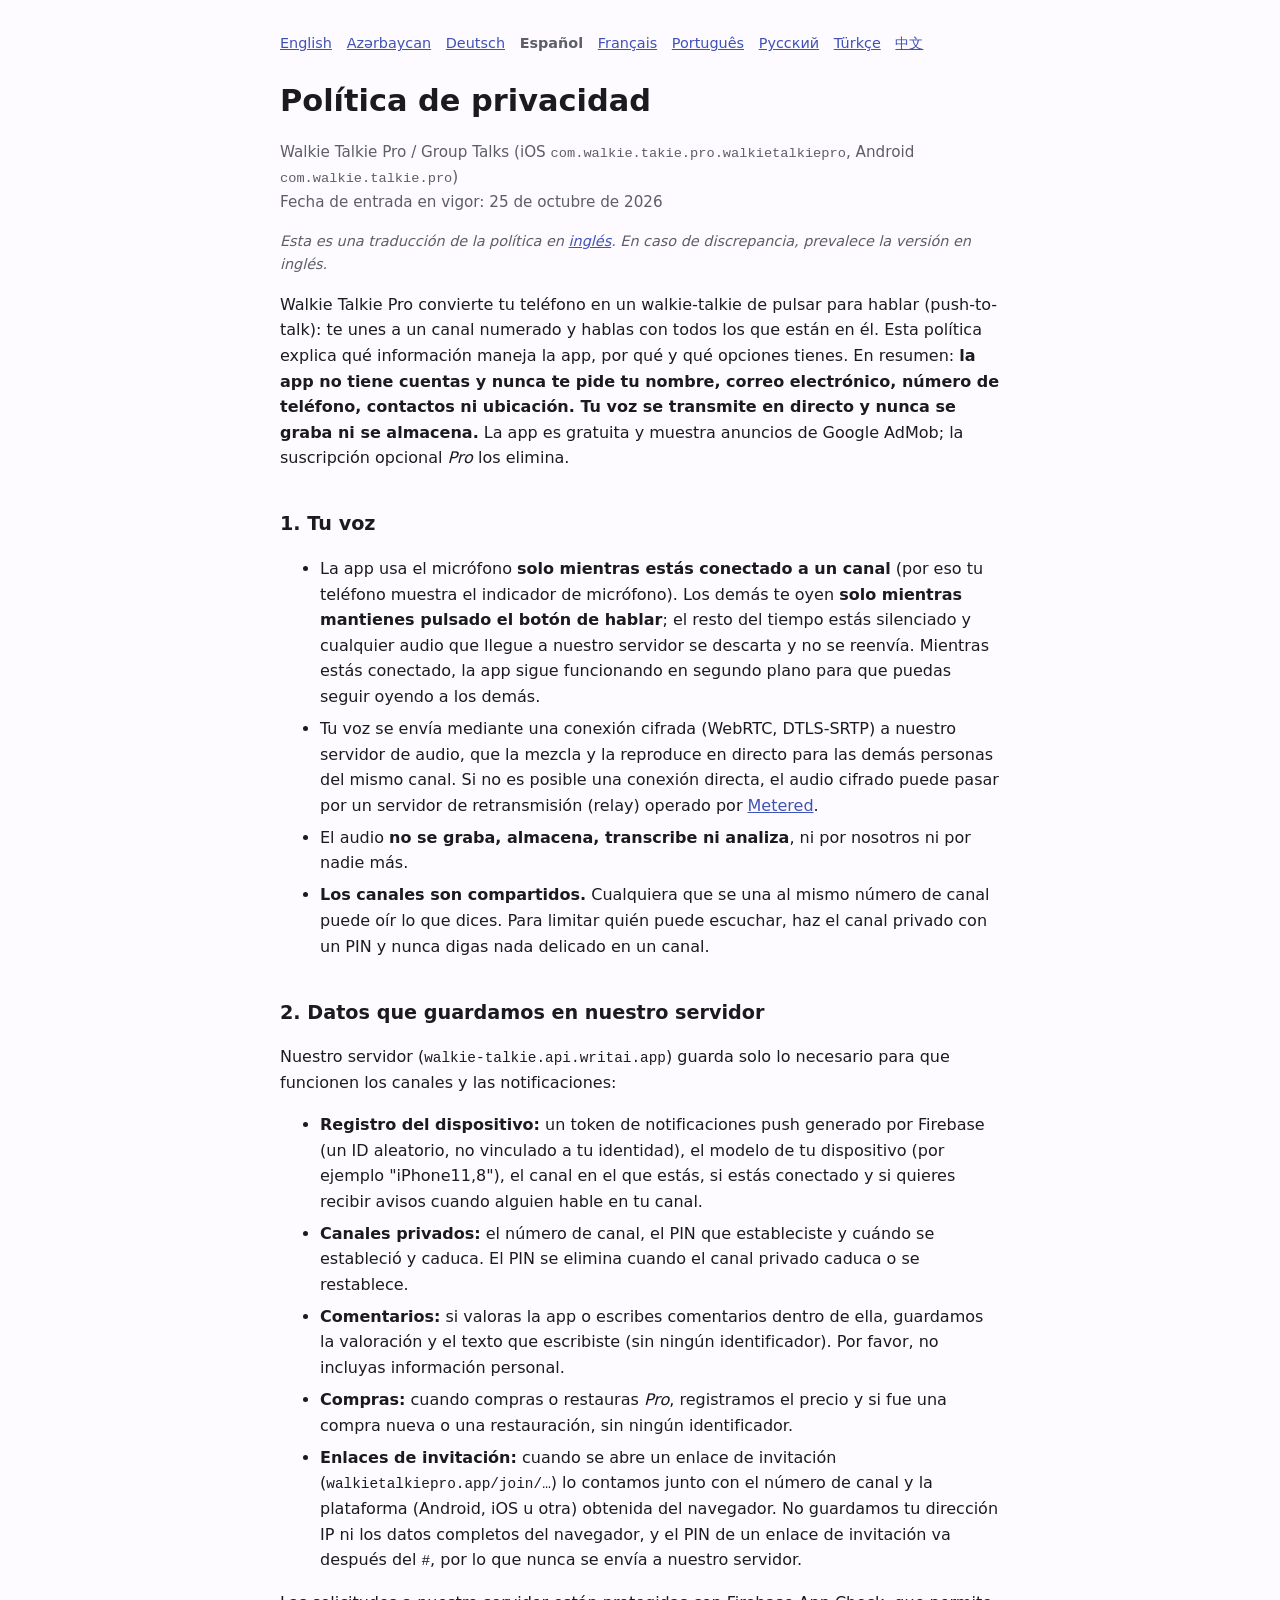
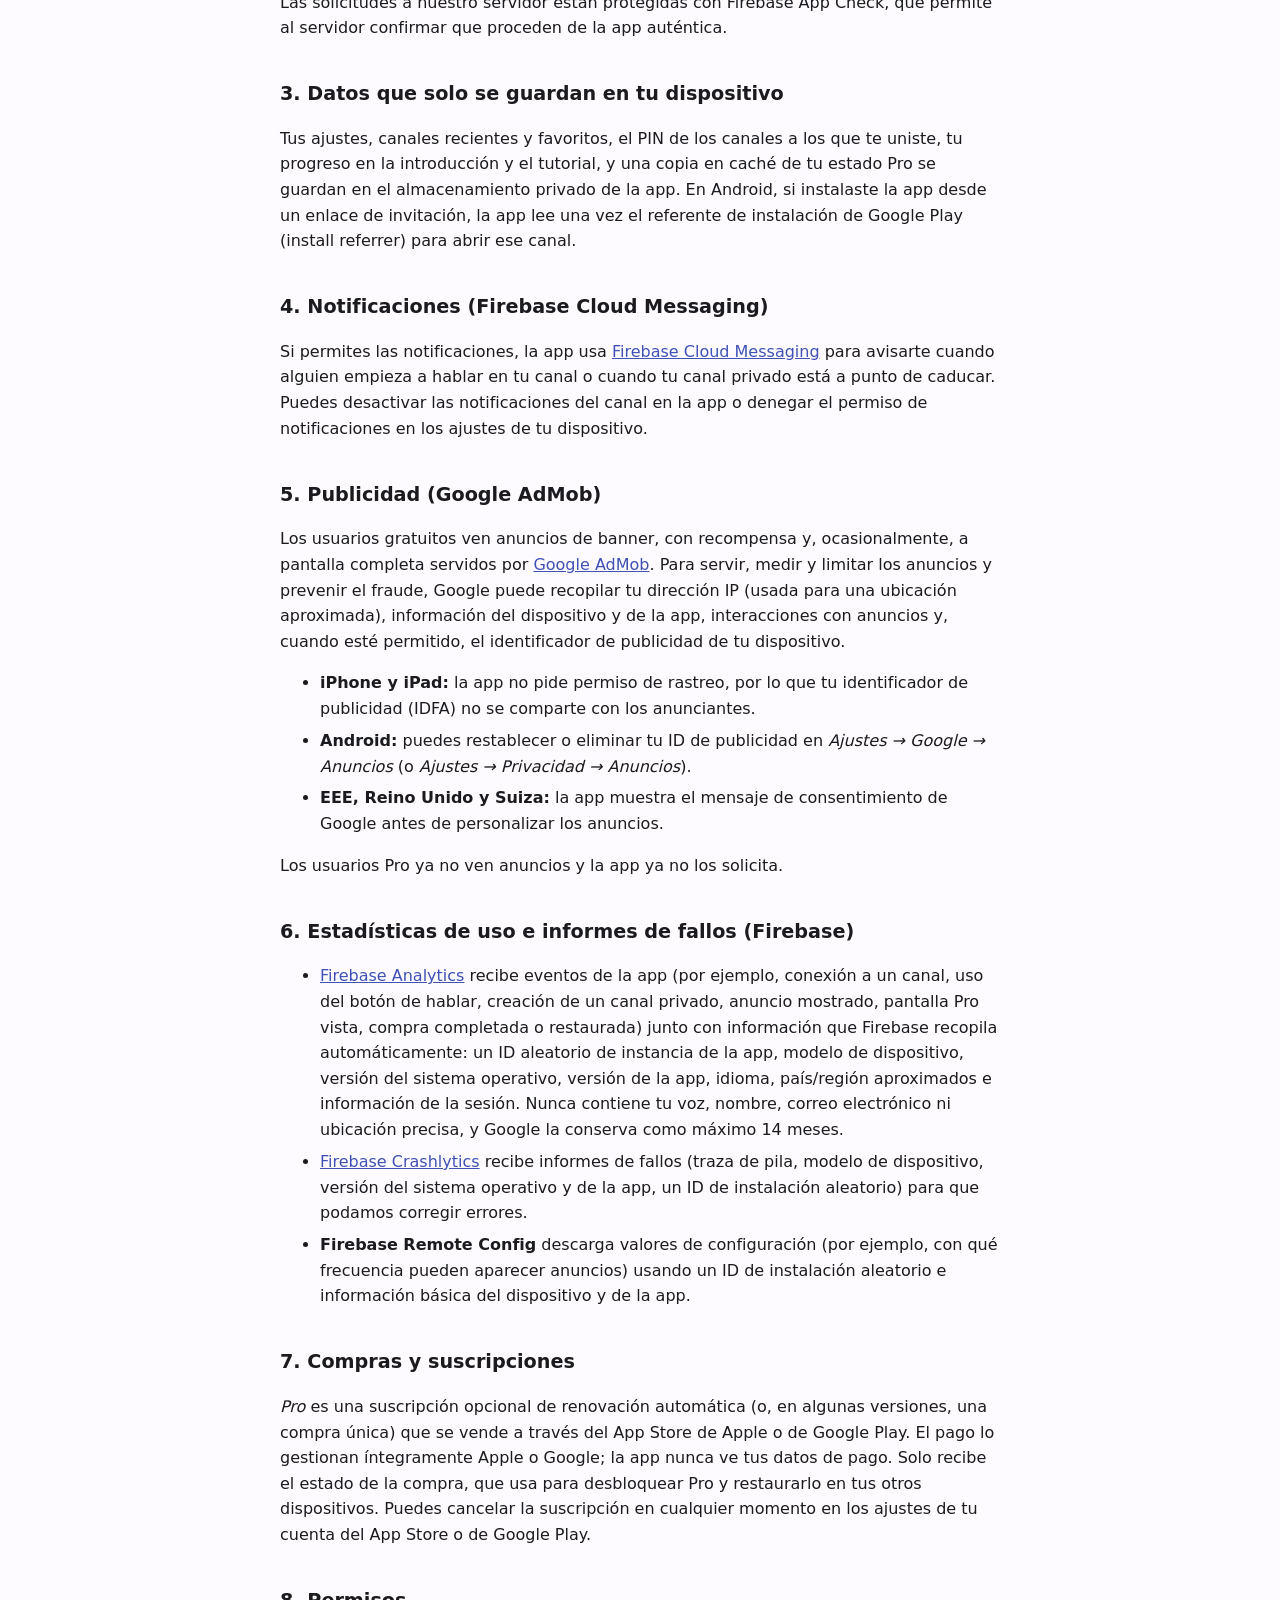
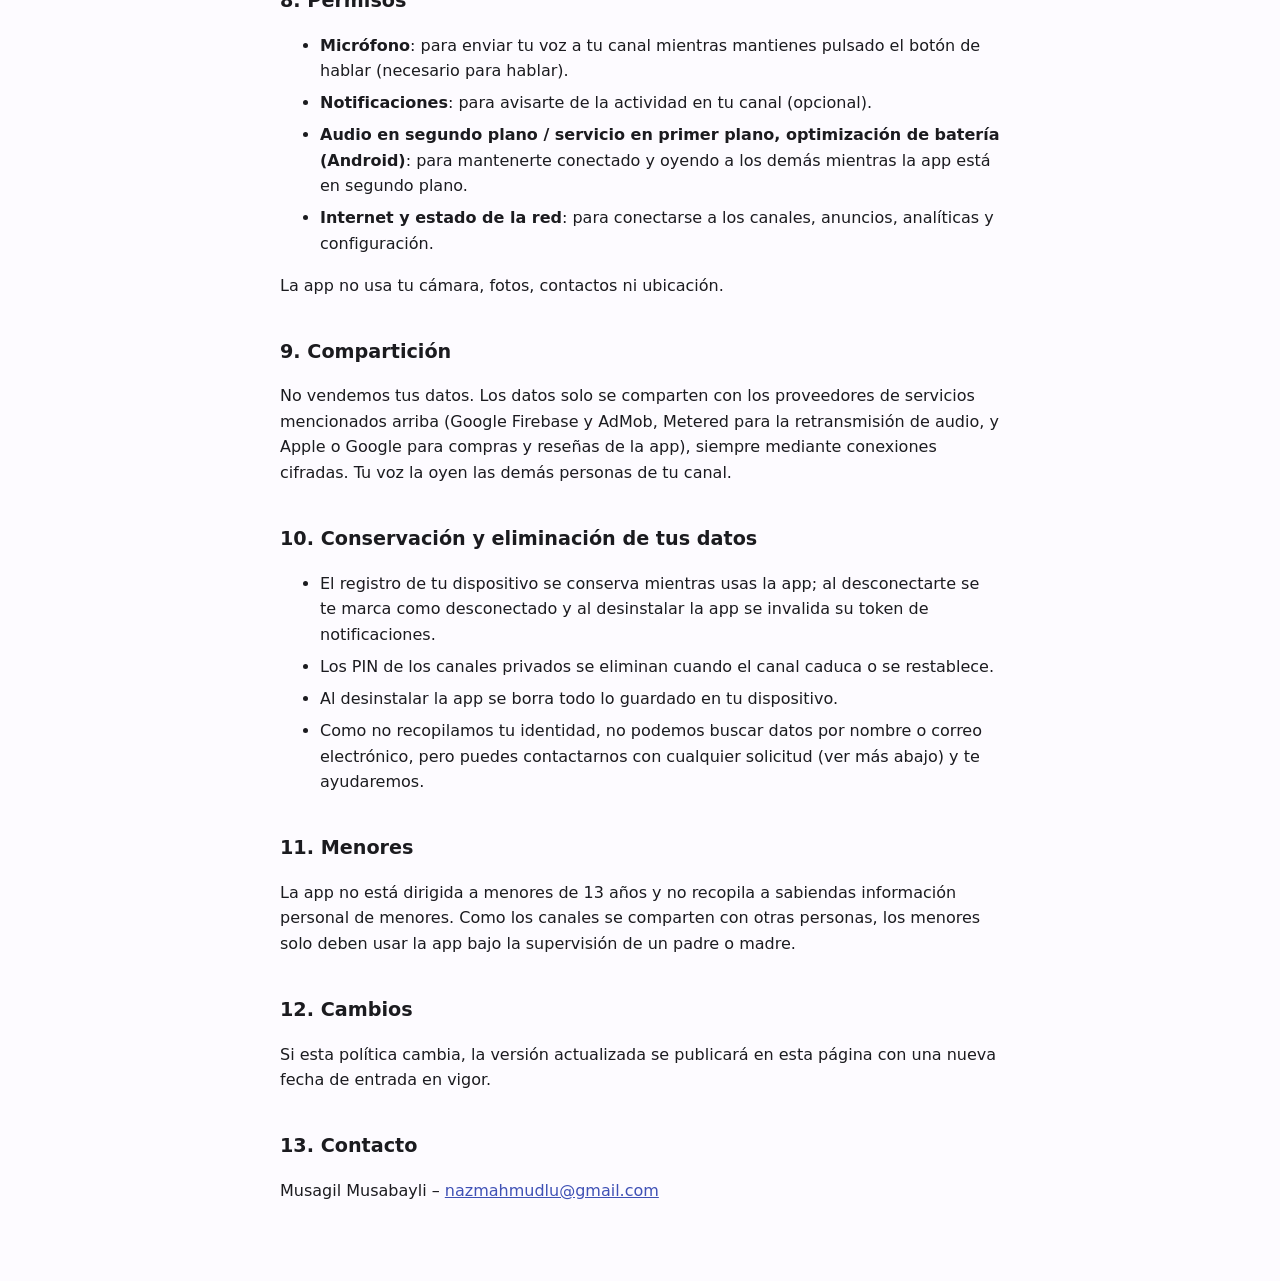
<file: privacy-policies/walkie-talkie-pro/es/index.html>
<!DOCTYPE html>
<html lang="es">
<head>
  <meta charset="utf-8">
  <meta name="viewport" content="width=device-width, initial-scale=1">
  <title>Política de privacidad – Walkie Talkie Pro</title>
  <link rel="stylesheet" href="/privacy-policies/style.css">
  <link rel="canonical" href="https://my-mobile-apps-links.github.io/privacy-policies/walkie-talkie-pro/es/">
  <link rel="alternate" hreflang="en" href="https://my-mobile-apps-links.github.io/privacy-policies/walkie-talkie-pro/">
  <link rel="alternate" hreflang="az" href="https://my-mobile-apps-links.github.io/privacy-policies/walkie-talkie-pro/az/">
  <link rel="alternate" hreflang="de" href="https://my-mobile-apps-links.github.io/privacy-policies/walkie-talkie-pro/de/">
  <link rel="alternate" hreflang="es" href="https://my-mobile-apps-links.github.io/privacy-policies/walkie-talkie-pro/es/">
  <link rel="alternate" hreflang="fr" href="https://my-mobile-apps-links.github.io/privacy-policies/walkie-talkie-pro/fr/">
  <link rel="alternate" hreflang="pt" href="https://my-mobile-apps-links.github.io/privacy-policies/walkie-talkie-pro/pt/">
  <link rel="alternate" hreflang="ru" href="https://my-mobile-apps-links.github.io/privacy-policies/walkie-talkie-pro/ru/">
  <link rel="alternate" hreflang="tr" href="https://my-mobile-apps-links.github.io/privacy-policies/walkie-talkie-pro/tr/">
  <link rel="alternate" hreflang="zh" href="https://my-mobile-apps-links.github.io/privacy-policies/walkie-talkie-pro/zh/">
  <link rel="alternate" hreflang="x-default" href="https://my-mobile-apps-links.github.io/privacy-policies/walkie-talkie-pro/">
</head>
<body>
<main>
  <nav class="lang" aria-label="Language">
    <a href="/privacy-policies/walkie-talkie-pro/" hreflang="en" lang="en">English</a>
    <a href="/privacy-policies/walkie-talkie-pro/az/" hreflang="az" lang="az">Azərbaycan</a>
    <a href="/privacy-policies/walkie-talkie-pro/de/" hreflang="de" lang="de">Deutsch</a>
    <strong aria-current="page">Español</strong>
    <a href="/privacy-policies/walkie-talkie-pro/fr/" hreflang="fr" lang="fr">Français</a>
    <a href="/privacy-policies/walkie-talkie-pro/pt/" hreflang="pt" lang="pt">Português</a>
    <a href="/privacy-policies/walkie-talkie-pro/ru/" hreflang="ru" lang="ru">Русский</a>
    <a href="/privacy-policies/walkie-talkie-pro/tr/" hreflang="tr" lang="tr">Türkçe</a>
    <a href="/privacy-policies/walkie-talkie-pro/zh/" hreflang="zh" lang="zh">中文</a>
  </nav>
  <h1>Política de privacidad</h1>
  <p class="meta">Walkie Talkie Pro / Group Talks (iOS <code>com.walkie.takie.pro.walkietalkiepro</code>, Android
    <code>com.walkie.talkie.pro</code>)<br>
    Fecha de entrada en vigor: 25 de octubre de 2026</p>
  <p class="note">Esta es una traducción de la política en <a href="/privacy-policies/walkie-talkie-pro/">inglés</a>.
    En caso de discrepancia, prevalece la versión en inglés.</p>

  <p>Walkie Talkie Pro convierte tu teléfono en un walkie-talkie de pulsar para hablar (push-to-talk): te unes
    a un canal numerado y hablas con todos los que están en él. Esta política explica qué información
    maneja la app, por qué y qué opciones tienes. En resumen: <strong>la app no tiene cuentas y nunca te
    pide tu nombre, correo electrónico, número de teléfono, contactos ni ubicación. Tu voz se transmite en
    directo y nunca se graba ni se almacena.</strong> La app es gratuita y muestra anuncios de Google AdMob;
    la suscripción opcional <em>Pro</em> los elimina.</p>

  <h2>1. Tu voz</h2>
  <ul>
    <li>La app usa el micrófono <strong>solo mientras estás conectado a un canal</strong> (por eso tu
      teléfono muestra el indicador de micrófono). Los demás te oyen <strong>solo mientras mantienes pulsado
      el botón de hablar</strong>; el resto del tiempo estás silenciado y cualquier audio que llegue a
      nuestro servidor se descarta y no se reenvía. Mientras estás conectado, la app sigue funcionando en
      segundo plano para que puedas seguir oyendo a los demás.</li>
    <li>Tu voz se envía mediante una conexión cifrada (WebRTC, DTLS-SRTP) a nuestro servidor de audio, que la
      mezcla y la reproduce en directo para las demás personas del mismo canal. Si no es posible una
      conexión directa, el audio cifrado puede pasar por un servidor de retransmisión (relay) operado por
      <a href="https://www.metered.ca/privacy">Metered</a>.</li>
    <li>El audio <strong>no se graba, almacena, transcribe ni analiza</strong>, ni por nosotros ni por
      nadie más.</li>
    <li><strong>Los canales son compartidos.</strong> Cualquiera que se una al mismo número de canal puede
      oír lo que dices. Para limitar quién puede escuchar, haz el canal privado con un PIN y nunca digas
      nada delicado en un canal.</li>
  </ul>

  <h2>2. Datos que guardamos en nuestro servidor</h2>
  <p>Nuestro servidor (<code>walkie-talkie.api.writai.app</code>) guarda solo lo necesario para que funcionen
    los canales y las notificaciones:</p>
  <ul>
    <li><strong>Registro del dispositivo:</strong> un token de notificaciones push generado por Firebase (un
      ID aleatorio, no vinculado a tu identidad), el modelo de tu dispositivo (por ejemplo "iPhone11,8"), el
      canal en el que estás, si estás conectado y si quieres recibir avisos cuando alguien hable en tu
      canal.</li>
    <li><strong>Canales privados:</strong> el número de canal, el PIN que estableciste y cuándo se
      estableció y caduca. El PIN se elimina cuando el canal privado caduca o se restablece.</li>
    <li><strong>Comentarios:</strong> si valoras la app o escribes comentarios dentro de ella, guardamos la
      valoración y el texto que escribiste (sin ningún identificador). Por favor, no incluyas información
      personal.</li>
    <li><strong>Compras:</strong> cuando compras o restauras <em>Pro</em>, registramos el precio y si fue una
      compra nueva o una restauración, sin ningún identificador.</li>
    <li><strong>Enlaces de invitación:</strong> cuando se abre un enlace de invitación
      (<code>walkietalkiepro.app/join/…</code>) lo contamos junto con el número de canal y la plataforma
      (Android, iOS u otra) obtenida del navegador. No guardamos tu dirección IP ni los datos completos del
      navegador, y el PIN de un enlace de invitación va después del <code>#</code>, por lo que nunca se
      envía a nuestro servidor.</li>
  </ul>
  <p>Las solicitudes a nuestro servidor están protegidas con Firebase App Check, que permite al servidor
    confirmar que proceden de la app auténtica.</p>

  <h2>3. Datos que solo se guardan en tu dispositivo</h2>
  <p>Tus ajustes, canales recientes y favoritos, el PIN de los canales a los que te uniste, tu progreso en la
    introducción y el tutorial, y una copia en caché de tu estado Pro se guardan en el almacenamiento
    privado de la app. En Android, si instalaste la app desde un enlace de invitación, la app lee una vez
    el referente de instalación de Google Play (install referrer) para abrir ese canal.</p>

  <h2>4. Notificaciones (Firebase Cloud Messaging)</h2>
  <p>Si permites las notificaciones, la app usa
    <a href="https://firebase.google.com/support/privacy">Firebase Cloud Messaging</a> para avisarte cuando
    alguien empieza a hablar en tu canal o cuando tu canal privado está a punto de caducar. Puedes
    desactivar las notificaciones del canal en la app o denegar el permiso de notificaciones en los
    ajustes de tu dispositivo.</p>

  <h2>5. Publicidad (Google AdMob)</h2>
  <p>Los usuarios gratuitos ven anuncios de banner, con recompensa y, ocasionalmente, a pantalla completa
    servidos por <a href="https://policies.google.com/technologies/ads">Google AdMob</a>. Para servir, medir
    y limitar los anuncios y prevenir el fraude, Google puede recopilar tu dirección IP (usada para una
    ubicación aproximada), información del dispositivo y de la app, interacciones con anuncios y, cuando
    esté permitido, el identificador de publicidad de tu dispositivo.</p>
  <ul>
    <li><strong>iPhone y iPad:</strong> la app no pide permiso de rastreo, por lo que tu identificador de
      publicidad (IDFA) no se comparte con los anunciantes.</li>
    <li><strong>Android:</strong> puedes restablecer o eliminar tu ID de publicidad en
      <em>Ajustes → Google → Anuncios</em> (o <em>Ajustes → Privacidad → Anuncios</em>).</li>
    <li><strong>EEE, Reino Unido y Suiza:</strong> la app muestra el mensaje de consentimiento de Google
      antes de personalizar los anuncios.</li>
  </ul>
  <p>Los usuarios Pro ya no ven anuncios y la app ya no los solicita.</p>

  <h2>6. Estadísticas de uso e informes de fallos (Firebase)</h2>
  <ul>
    <li><a href="https://firebase.google.com/support/privacy">Firebase Analytics</a> recibe eventos de la app
      (por ejemplo, conexión a un canal, uso del botón de hablar, creación de un canal privado, anuncio
      mostrado, pantalla Pro vista, compra completada o restaurada) junto con información que Firebase
      recopila automáticamente: un ID aleatorio de instancia de la app, modelo de dispositivo, versión del
      sistema operativo, versión de la app, idioma, país/región aproximados e información de la sesión.
      Nunca contiene tu voz, nombre, correo electrónico ni ubicación precisa, y Google la conserva como
      máximo 14 meses.</li>
    <li><a href="https://firebase.google.com/support/privacy">Firebase Crashlytics</a> recibe informes de
      fallos (traza de pila, modelo de dispositivo, versión del sistema operativo y de la app, un ID de
      instalación aleatorio) para que podamos corregir errores.</li>
    <li><strong>Firebase Remote Config</strong> descarga valores de configuración (por ejemplo, con qué
      frecuencia pueden aparecer anuncios) usando un ID de instalación aleatorio e información básica del
      dispositivo y de la app.</li>
  </ul>

  <h2>7. Compras y suscripciones</h2>
  <p><em>Pro</em> es una suscripción opcional de renovación automática (o, en algunas versiones, una compra
    única) que se vende a través del App Store de Apple o de Google Play. El pago lo gestionan íntegramente
    Apple o Google; la app nunca ve tus datos de pago. Solo recibe el estado de la compra, que usa para
    desbloquear Pro y restaurarlo en tus otros dispositivos. Puedes cancelar la suscripción en cualquier
    momento en los ajustes de tu cuenta del App Store o de Google Play.</p>

  <h2>8. Permisos</h2>
  <ul>
    <li><strong>Micrófono</strong>: para enviar tu voz a tu canal mientras mantienes pulsado el botón de
      hablar (necesario para hablar).</li>
    <li><strong>Notificaciones</strong>: para avisarte de la actividad en tu canal (opcional).</li>
    <li><strong>Audio en segundo plano / servicio en primer plano, optimización de batería (Android)</strong>:
      para mantenerte conectado y oyendo a los demás mientras la app está en segundo plano.</li>
    <li><strong>Internet y estado de la red</strong>: para conectarse a los canales, anuncios, analíticas y
      configuración.</li>
  </ul>
  <p>La app no usa tu cámara, fotos, contactos ni ubicación.</p>

  <h2>9. Compartición</h2>
  <p>No vendemos tus datos. Los datos solo se comparten con los proveedores de servicios mencionados arriba
    (Google Firebase y AdMob, Metered para la retransmisión de audio, y Apple o Google para compras y
    reseñas de la app), siempre mediante conexiones cifradas. Tu voz la oyen las demás personas de tu
    canal.</p>

  <h2>10. Conservación y eliminación de tus datos</h2>
  <ul>
    <li>El registro de tu dispositivo se conserva mientras usas la app; al desconectarte se te marca como
      desconectado y al desinstalar la app se invalida su token de notificaciones.</li>
    <li>Los PIN de los canales privados se eliminan cuando el canal caduca o se restablece.</li>
    <li>Al desinstalar la app se borra todo lo guardado en tu dispositivo.</li>
    <li>Como no recopilamos tu identidad, no podemos buscar datos por nombre o correo electrónico, pero
      puedes contactarnos con cualquier solicitud (ver más abajo) y te ayudaremos.</li>
  </ul>

  <h2>11. Menores</h2>
  <p>La app no está dirigida a menores de 13 años y no recopila a sabiendas información personal de
    menores. Como los canales se comparten con otras personas, los menores solo deben usar la app bajo la
    supervisión de un padre o madre.</p>

  <h2>12. Cambios</h2>
  <p>Si esta política cambia, la versión actualizada se publicará en esta página con una nueva fecha de
    entrada en vigor.</p>

  <h2>13. Contacto</h2>
  <p>Musagil Musabayli – <a href="mailto:nazmahmudlu@gmail.com">nazmahmudlu@gmail.com</a></p>
</main>
</body>
</html>
</file>
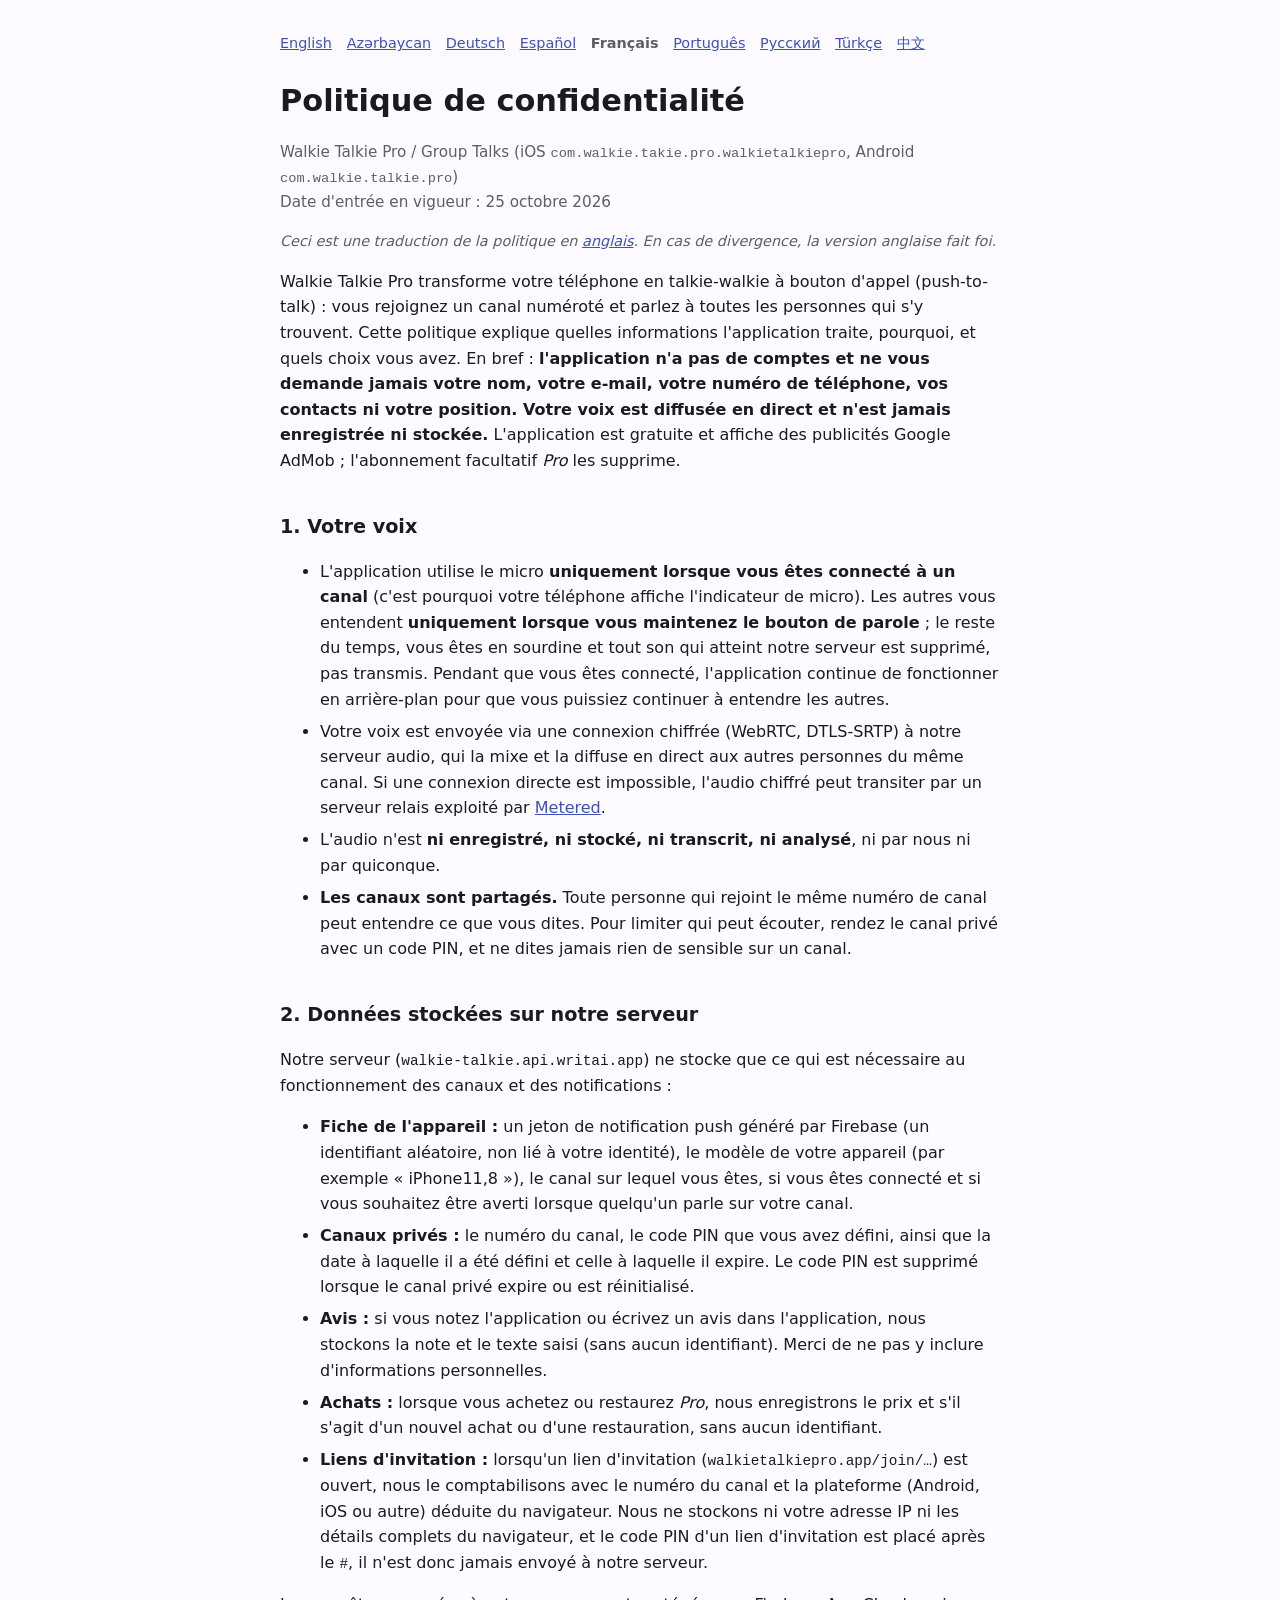
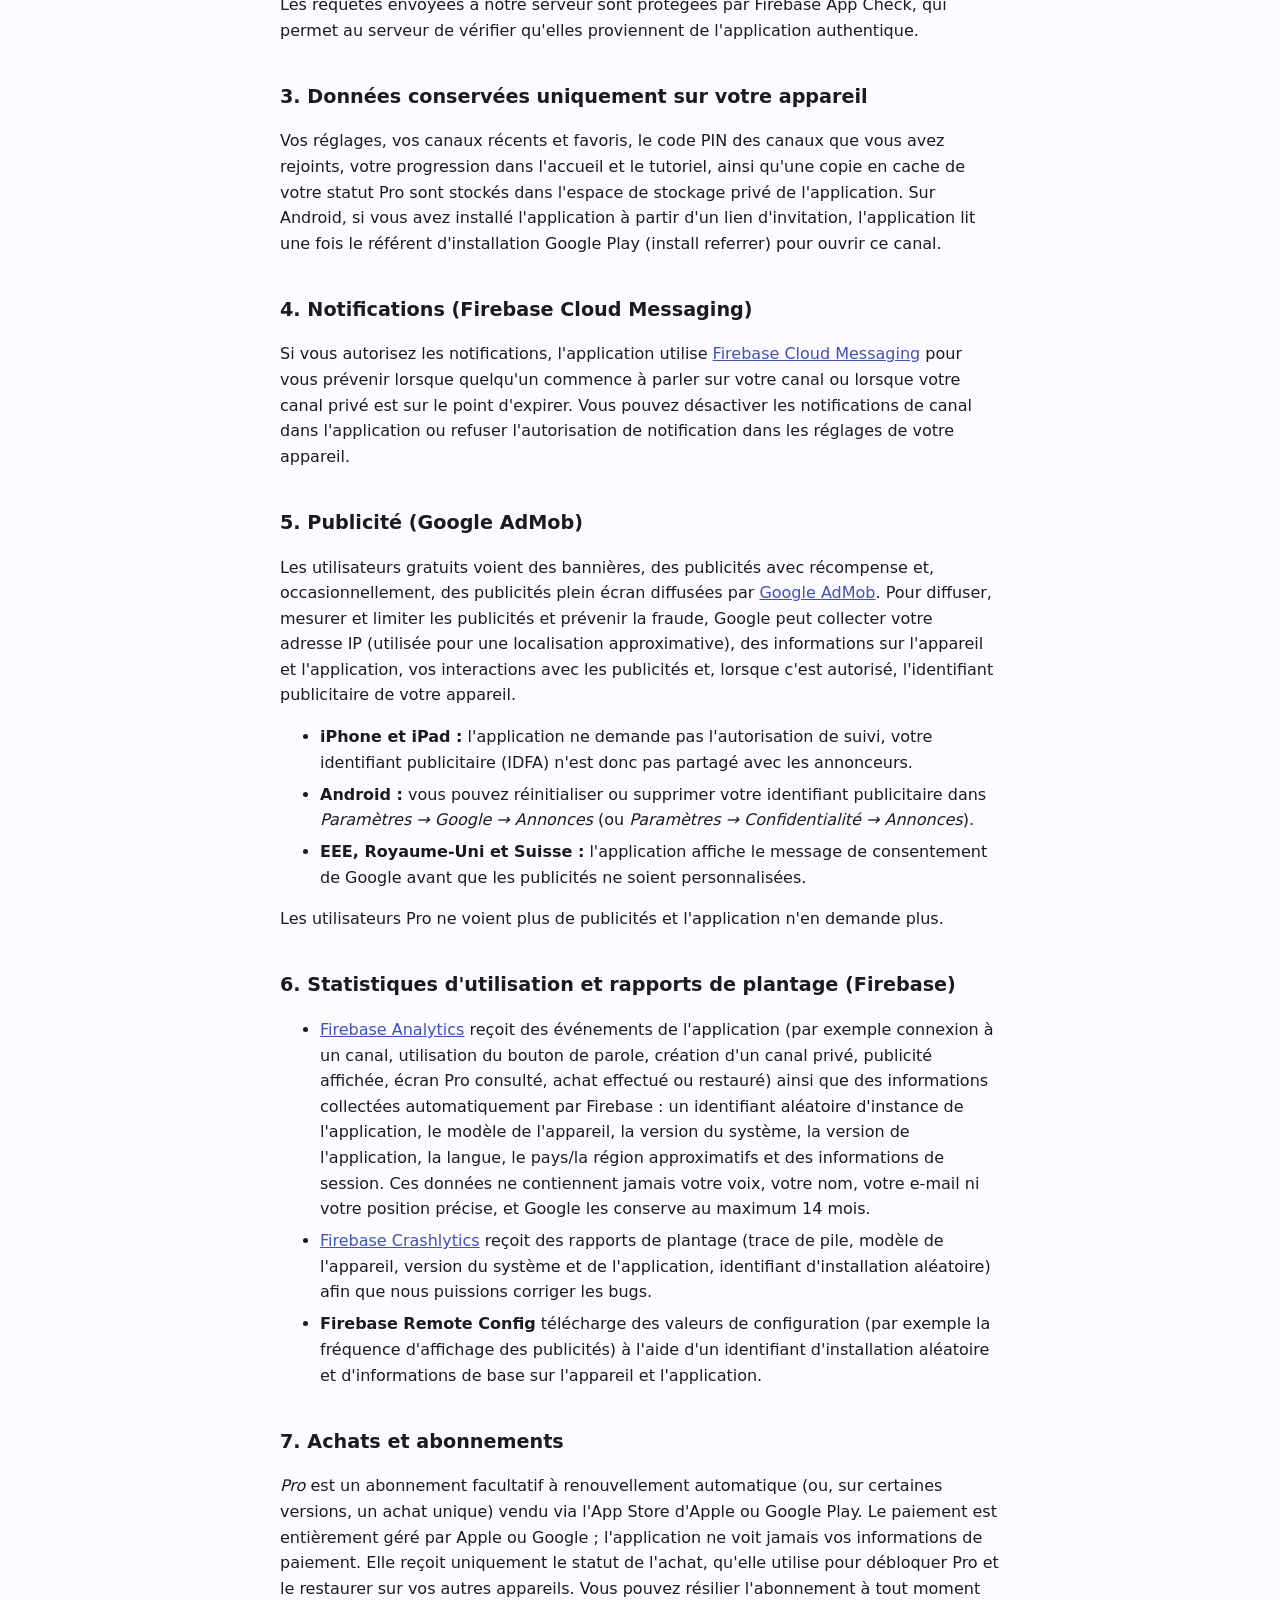
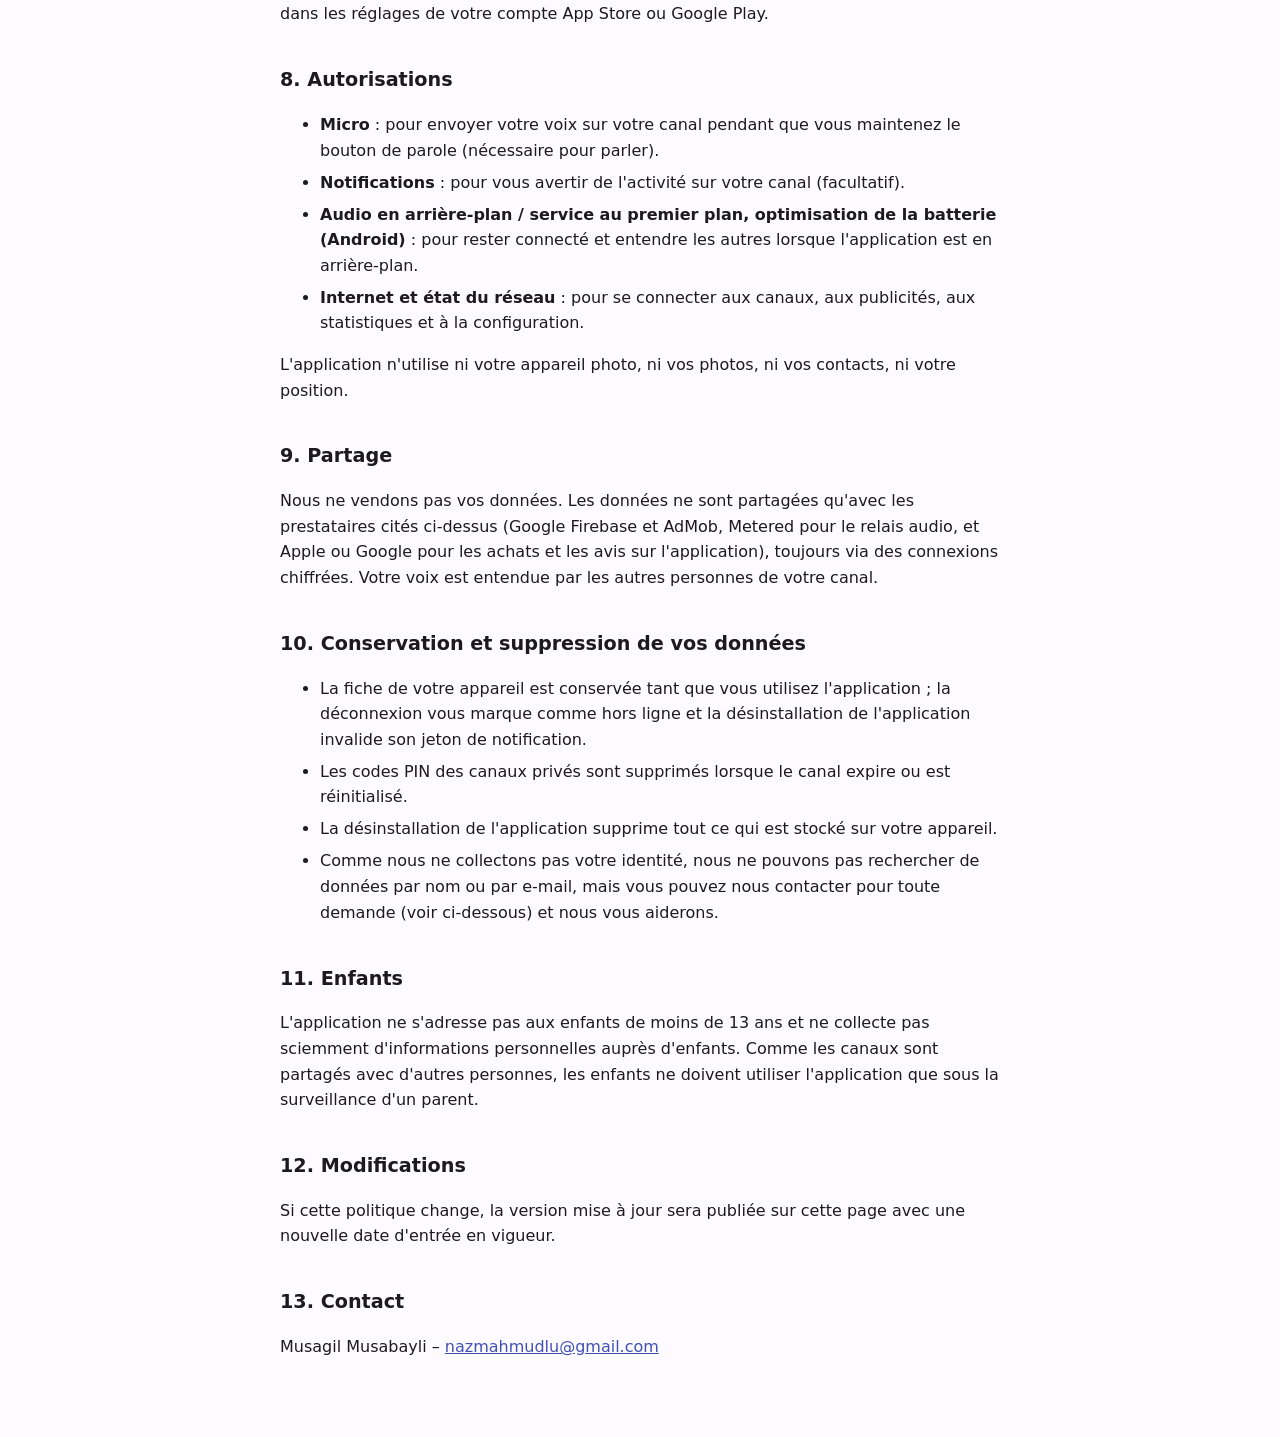
<file: privacy-policies/walkie-talkie-pro/fr/index.html>
<!DOCTYPE html>
<html lang="fr">
<head>
  <meta charset="utf-8">
  <meta name="viewport" content="width=device-width, initial-scale=1">
  <title>Politique de confidentialité – Walkie Talkie Pro</title>
  <link rel="stylesheet" href="/privacy-policies/style.css">
  <link rel="canonical" href="https://my-mobile-apps-links.github.io/privacy-policies/walkie-talkie-pro/fr/">
  <link rel="alternate" hreflang="en" href="https://my-mobile-apps-links.github.io/privacy-policies/walkie-talkie-pro/">
  <link rel="alternate" hreflang="az" href="https://my-mobile-apps-links.github.io/privacy-policies/walkie-talkie-pro/az/">
  <link rel="alternate" hreflang="de" href="https://my-mobile-apps-links.github.io/privacy-policies/walkie-talkie-pro/de/">
  <link rel="alternate" hreflang="es" href="https://my-mobile-apps-links.github.io/privacy-policies/walkie-talkie-pro/es/">
  <link rel="alternate" hreflang="fr" href="https://my-mobile-apps-links.github.io/privacy-policies/walkie-talkie-pro/fr/">
  <link rel="alternate" hreflang="pt" href="https://my-mobile-apps-links.github.io/privacy-policies/walkie-talkie-pro/pt/">
  <link rel="alternate" hreflang="ru" href="https://my-mobile-apps-links.github.io/privacy-policies/walkie-talkie-pro/ru/">
  <link rel="alternate" hreflang="tr" href="https://my-mobile-apps-links.github.io/privacy-policies/walkie-talkie-pro/tr/">
  <link rel="alternate" hreflang="zh" href="https://my-mobile-apps-links.github.io/privacy-policies/walkie-talkie-pro/zh/">
  <link rel="alternate" hreflang="x-default" href="https://my-mobile-apps-links.github.io/privacy-policies/walkie-talkie-pro/">
</head>
<body>
<main>
  <nav class="lang" aria-label="Language">
    <a href="/privacy-policies/walkie-talkie-pro/" hreflang="en" lang="en">English</a>
    <a href="/privacy-policies/walkie-talkie-pro/az/" hreflang="az" lang="az">Azərbaycan</a>
    <a href="/privacy-policies/walkie-talkie-pro/de/" hreflang="de" lang="de">Deutsch</a>
    <a href="/privacy-policies/walkie-talkie-pro/es/" hreflang="es" lang="es">Español</a>
    <strong aria-current="page">Français</strong>
    <a href="/privacy-policies/walkie-talkie-pro/pt/" hreflang="pt" lang="pt">Português</a>
    <a href="/privacy-policies/walkie-talkie-pro/ru/" hreflang="ru" lang="ru">Русский</a>
    <a href="/privacy-policies/walkie-talkie-pro/tr/" hreflang="tr" lang="tr">Türkçe</a>
    <a href="/privacy-policies/walkie-talkie-pro/zh/" hreflang="zh" lang="zh">中文</a>
  </nav>
  <h1>Politique de confidentialité</h1>
  <p class="meta">Walkie Talkie Pro / Group Talks (iOS <code>com.walkie.takie.pro.walkietalkiepro</code>, Android
    <code>com.walkie.talkie.pro</code>)<br>
    Date d'entrée en vigueur : 25 octobre 2026</p>
  <p class="note">Ceci est une traduction de la politique en <a href="/privacy-policies/walkie-talkie-pro/">anglais</a>.
    En cas de divergence, la version anglaise fait foi.</p>

  <p>Walkie Talkie Pro transforme votre téléphone en talkie-walkie à bouton d'appel (push-to-talk) : vous
    rejoignez un canal numéroté et parlez à toutes les personnes qui s'y trouvent. Cette politique explique
    quelles informations l'application traite, pourquoi, et quels choix vous avez. En bref :
    <strong>l'application n'a pas de comptes et ne vous demande jamais votre nom, votre e-mail, votre numéro
    de téléphone, vos contacts ni votre position. Votre voix est diffusée en direct et n'est jamais
    enregistrée ni stockée.</strong> L'application est gratuite et affiche des publicités Google AdMob ;
    l'abonnement facultatif <em>Pro</em> les supprime.</p>

  <h2>1. Votre voix</h2>
  <ul>
    <li>L'application utilise le micro <strong>uniquement lorsque vous êtes connecté à un canal</strong>
      (c'est pourquoi votre téléphone affiche l'indicateur de micro). Les autres vous entendent
      <strong>uniquement lorsque vous maintenez le bouton de parole</strong> ; le reste du temps, vous êtes
      en sourdine et tout son qui atteint notre serveur est supprimé, pas transmis. Pendant que vous êtes
      connecté, l'application continue de fonctionner en arrière-plan pour que vous puissiez continuer à
      entendre les autres.</li>
    <li>Votre voix est envoyée via une connexion chiffrée (WebRTC, DTLS-SRTP) à notre serveur audio, qui la
      mixe et la diffuse en direct aux autres personnes du même canal. Si une connexion directe est
      impossible, l'audio chiffré peut transiter par un serveur relais exploité par
      <a href="https://www.metered.ca/privacy">Metered</a>.</li>
    <li>L'audio n'est <strong>ni enregistré, ni stocké, ni transcrit, ni analysé</strong>, ni par nous ni
      par quiconque.</li>
    <li><strong>Les canaux sont partagés.</strong> Toute personne qui rejoint le même numéro de canal peut
      entendre ce que vous dites. Pour limiter qui peut écouter, rendez le canal privé avec un code PIN, et
      ne dites jamais rien de sensible sur un canal.</li>
  </ul>

  <h2>2. Données stockées sur notre serveur</h2>
  <p>Notre serveur (<code>walkie-talkie.api.writai.app</code>) ne stocke que ce qui est nécessaire au
    fonctionnement des canaux et des notifications :</p>
  <ul>
    <li><strong>Fiche de l'appareil :</strong> un jeton de notification push généré par Firebase (un
      identifiant aléatoire, non lié à votre identité), le modèle de votre appareil (par exemple
      « iPhone11,8 »), le canal sur lequel vous êtes, si vous êtes connecté et si vous souhaitez être
      averti lorsque quelqu'un parle sur votre canal.</li>
    <li><strong>Canaux privés :</strong> le numéro du canal, le code PIN que vous avez défini, ainsi que la
      date à laquelle il a été défini et celle à laquelle il expire. Le code PIN est supprimé lorsque le
      canal privé expire ou est réinitialisé.</li>
    <li><strong>Avis :</strong> si vous notez l'application ou écrivez un avis dans l'application, nous
      stockons la note et le texte saisi (sans aucun identifiant). Merci de ne pas y inclure
      d'informations personnelles.</li>
    <li><strong>Achats :</strong> lorsque vous achetez ou restaurez <em>Pro</em>, nous enregistrons le prix
      et s'il s'agit d'un nouvel achat ou d'une restauration, sans aucun identifiant.</li>
    <li><strong>Liens d'invitation :</strong> lorsqu'un lien d'invitation
      (<code>walkietalkiepro.app/join/…</code>) est ouvert, nous le comptabilisons avec le numéro du canal et
      la plateforme (Android, iOS ou autre) déduite du navigateur. Nous ne stockons ni votre adresse IP ni
      les détails complets du navigateur, et le code PIN d'un lien d'invitation est placé après le
      <code>#</code>, il n'est donc jamais envoyé à notre serveur.</li>
  </ul>
  <p>Les requêtes envoyées à notre serveur sont protégées par Firebase App Check, qui permet au serveur de
    vérifier qu'elles proviennent de l'application authentique.</p>

  <h2>3. Données conservées uniquement sur votre appareil</h2>
  <p>Vos réglages, vos canaux récents et favoris, le code PIN des canaux que vous avez rejoints, votre
    progression dans l'accueil et le tutoriel, ainsi qu'une copie en cache de votre statut Pro sont stockés
    dans l'espace de stockage privé de l'application. Sur Android, si vous avez installé l'application à
    partir d'un lien d'invitation, l'application lit une fois le référent d'installation Google Play
    (install referrer) pour ouvrir ce canal.</p>

  <h2>4. Notifications (Firebase Cloud Messaging)</h2>
  <p>Si vous autorisez les notifications, l'application utilise
    <a href="https://firebase.google.com/support/privacy">Firebase Cloud Messaging</a> pour vous prévenir
    lorsque quelqu'un commence à parler sur votre canal ou lorsque votre canal privé est sur le point
    d'expirer. Vous pouvez désactiver les notifications de canal dans l'application ou refuser
    l'autorisation de notification dans les réglages de votre appareil.</p>

  <h2>5. Publicité (Google AdMob)</h2>
  <p>Les utilisateurs gratuits voient des bannières, des publicités avec récompense et, occasionnellement,
    des publicités plein écran diffusées par
    <a href="https://policies.google.com/technologies/ads">Google AdMob</a>. Pour diffuser, mesurer et
    limiter les publicités et prévenir la fraude, Google peut collecter votre adresse IP (utilisée pour une
    localisation approximative), des informations sur l'appareil et l'application, vos interactions avec
    les publicités et, lorsque c'est autorisé, l'identifiant publicitaire de votre appareil.</p>
  <ul>
    <li><strong>iPhone et iPad :</strong> l'application ne demande pas l'autorisation de suivi, votre
      identifiant publicitaire (IDFA) n'est donc pas partagé avec les annonceurs.</li>
    <li><strong>Android :</strong> vous pouvez réinitialiser ou supprimer votre identifiant publicitaire dans
      <em>Paramètres → Google → Annonces</em> (ou <em>Paramètres → Confidentialité → Annonces</em>).</li>
    <li><strong>EEE, Royaume-Uni et Suisse :</strong> l'application affiche le message de consentement de
      Google avant que les publicités ne soient personnalisées.</li>
  </ul>
  <p>Les utilisateurs Pro ne voient plus de publicités et l'application n'en demande plus.</p>

  <h2>6. Statistiques d'utilisation et rapports de plantage (Firebase)</h2>
  <ul>
    <li><a href="https://firebase.google.com/support/privacy">Firebase Analytics</a> reçoit des événements de
      l'application (par exemple connexion à un canal, utilisation du bouton de parole, création d'un canal
      privé, publicité affichée, écran Pro consulté, achat effectué ou restauré) ainsi que des informations
      collectées automatiquement par Firebase : un identifiant aléatoire d'instance de l'application, le
      modèle de l'appareil, la version du système, la version de l'application, la langue, le pays/la
      région approximatifs et des informations de session. Ces données ne contiennent jamais votre voix,
      votre nom, votre e-mail ni votre position précise, et Google les conserve au maximum 14 mois.</li>
    <li><a href="https://firebase.google.com/support/privacy">Firebase Crashlytics</a> reçoit des rapports
      de plantage (trace de pile, modèle de l'appareil, version du système et de l'application, identifiant
      d'installation aléatoire) afin que nous puissions corriger les bugs.</li>
    <li><strong>Firebase Remote Config</strong> télécharge des valeurs de configuration (par exemple la
      fréquence d'affichage des publicités) à l'aide d'un identifiant d'installation aléatoire et
      d'informations de base sur l'appareil et l'application.</li>
  </ul>

  <h2>7. Achats et abonnements</h2>
  <p><em>Pro</em> est un abonnement facultatif à renouvellement automatique (ou, sur certaines versions, un
    achat unique) vendu via l'App Store d'Apple ou Google Play. Le paiement est entièrement géré par Apple
    ou Google ; l'application ne voit jamais vos informations de paiement. Elle reçoit uniquement le statut
    de l'achat, qu'elle utilise pour débloquer Pro et le restaurer sur vos autres appareils. Vous pouvez
    résilier l'abonnement à tout moment dans les réglages de votre compte App Store ou Google Play.</p>

  <h2>8. Autorisations</h2>
  <ul>
    <li><strong>Micro</strong> : pour envoyer votre voix sur votre canal pendant que vous maintenez le bouton
      de parole (nécessaire pour parler).</li>
    <li><strong>Notifications</strong> : pour vous avertir de l'activité sur votre canal (facultatif).</li>
    <li><strong>Audio en arrière-plan / service au premier plan, optimisation de la batterie
      (Android)</strong> : pour rester connecté et entendre les autres lorsque l'application est en
      arrière-plan.</li>
    <li><strong>Internet et état du réseau</strong> : pour se connecter aux canaux, aux publicités, aux
      statistiques et à la configuration.</li>
  </ul>
  <p>L'application n'utilise ni votre appareil photo, ni vos photos, ni vos contacts, ni votre
    position.</p>

  <h2>9. Partage</h2>
  <p>Nous ne vendons pas vos données. Les données ne sont partagées qu'avec les prestataires cités
    ci-dessus (Google Firebase et AdMob, Metered pour le relais audio, et Apple ou Google pour les achats et
    les avis sur l'application), toujours via des connexions chiffrées. Votre voix est entendue par les
    autres personnes de votre canal.</p>

  <h2>10. Conservation et suppression de vos données</h2>
  <ul>
    <li>La fiche de votre appareil est conservée tant que vous utilisez l'application ; la déconnexion vous
      marque comme hors ligne et la désinstallation de l'application invalide son jeton de
      notification.</li>
    <li>Les codes PIN des canaux privés sont supprimés lorsque le canal expire ou est réinitialisé.</li>
    <li>La désinstallation de l'application supprime tout ce qui est stocké sur votre appareil.</li>
    <li>Comme nous ne collectons pas votre identité, nous ne pouvons pas rechercher de données par nom ou
      par e-mail, mais vous pouvez nous contacter pour toute demande (voir ci-dessous) et nous vous
      aiderons.</li>
  </ul>

  <h2>11. Enfants</h2>
  <p>L'application ne s'adresse pas aux enfants de moins de 13 ans et ne collecte pas sciemment
    d'informations personnelles auprès d'enfants. Comme les canaux sont partagés avec d'autres personnes,
    les enfants ne doivent utiliser l'application que sous la surveillance d'un parent.</p>

  <h2>12. Modifications</h2>
  <p>Si cette politique change, la version mise à jour sera publiée sur cette page avec une nouvelle date
    d'entrée en vigueur.</p>

  <h2>13. Contact</h2>
  <p>Musagil Musabayli – <a href="mailto:nazmahmudlu@gmail.com">nazmahmudlu@gmail.com</a></p>
</main>
</body>
</html>
</file>
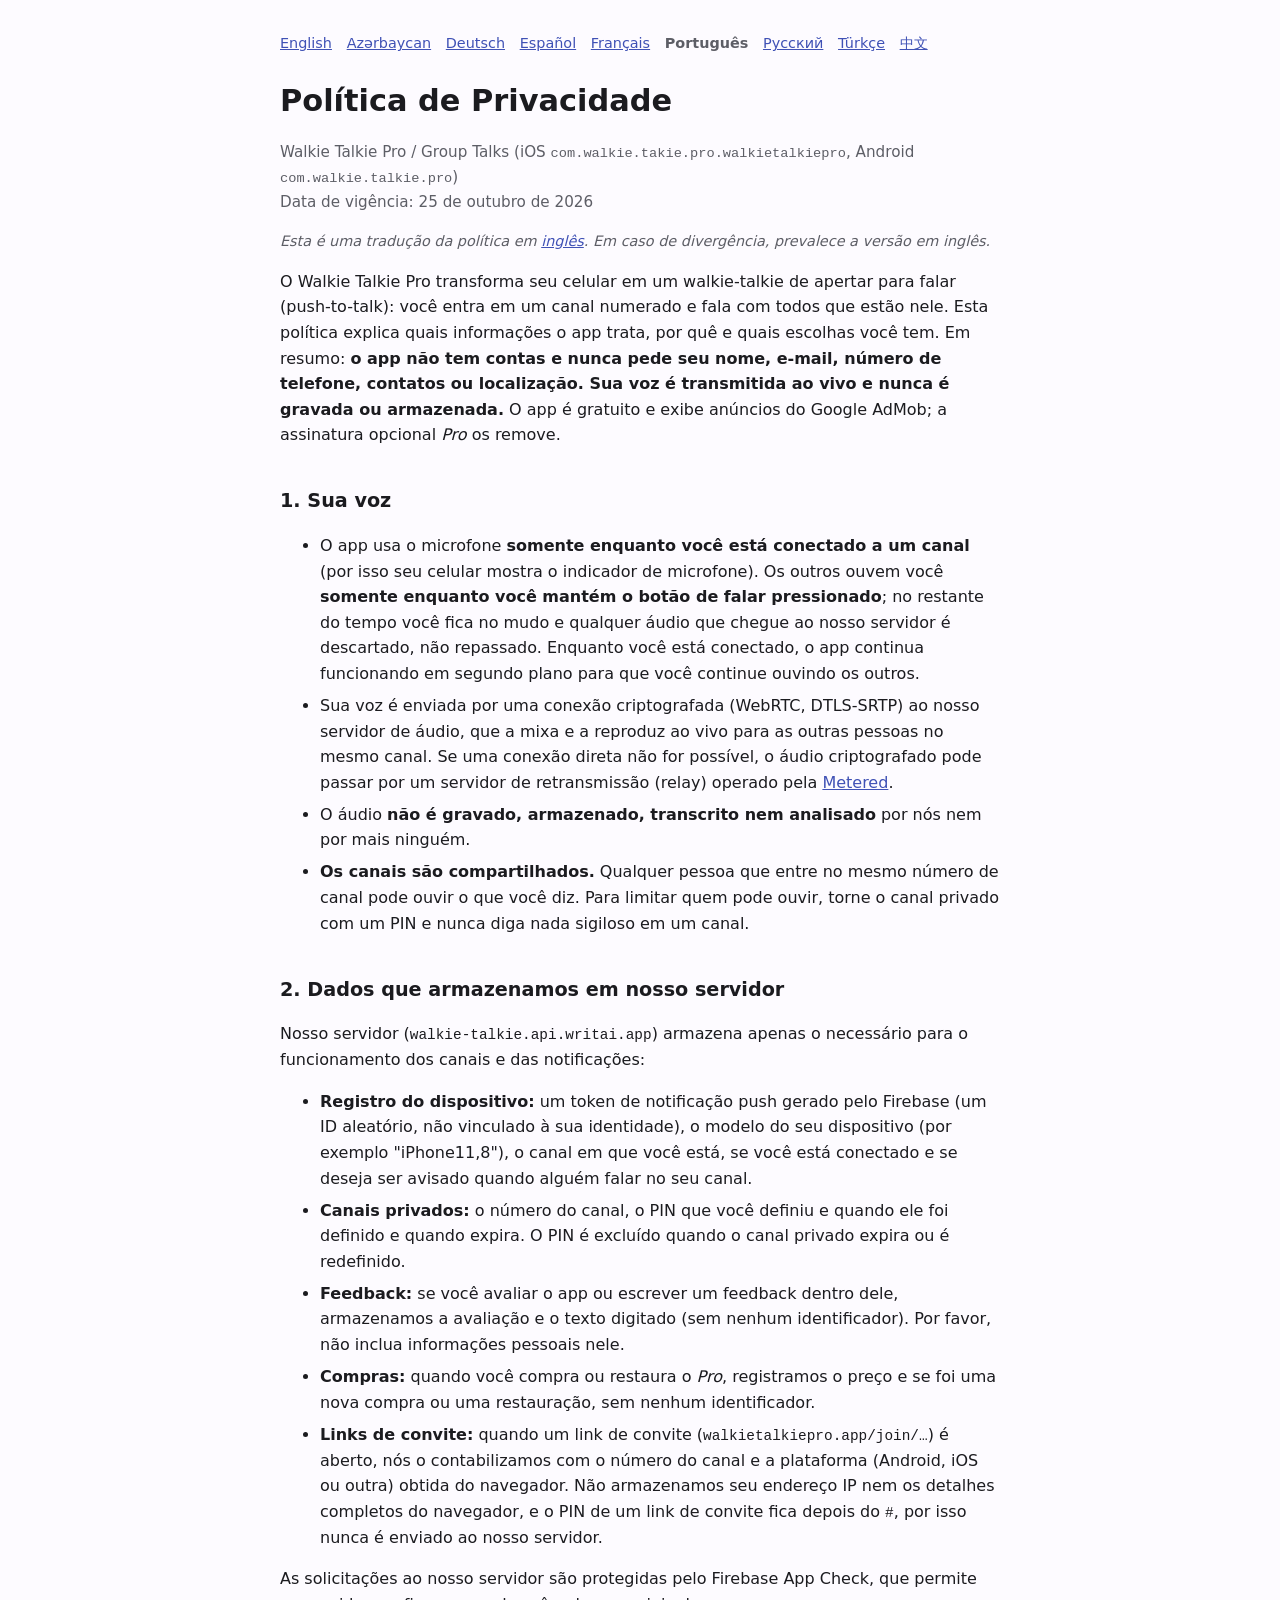
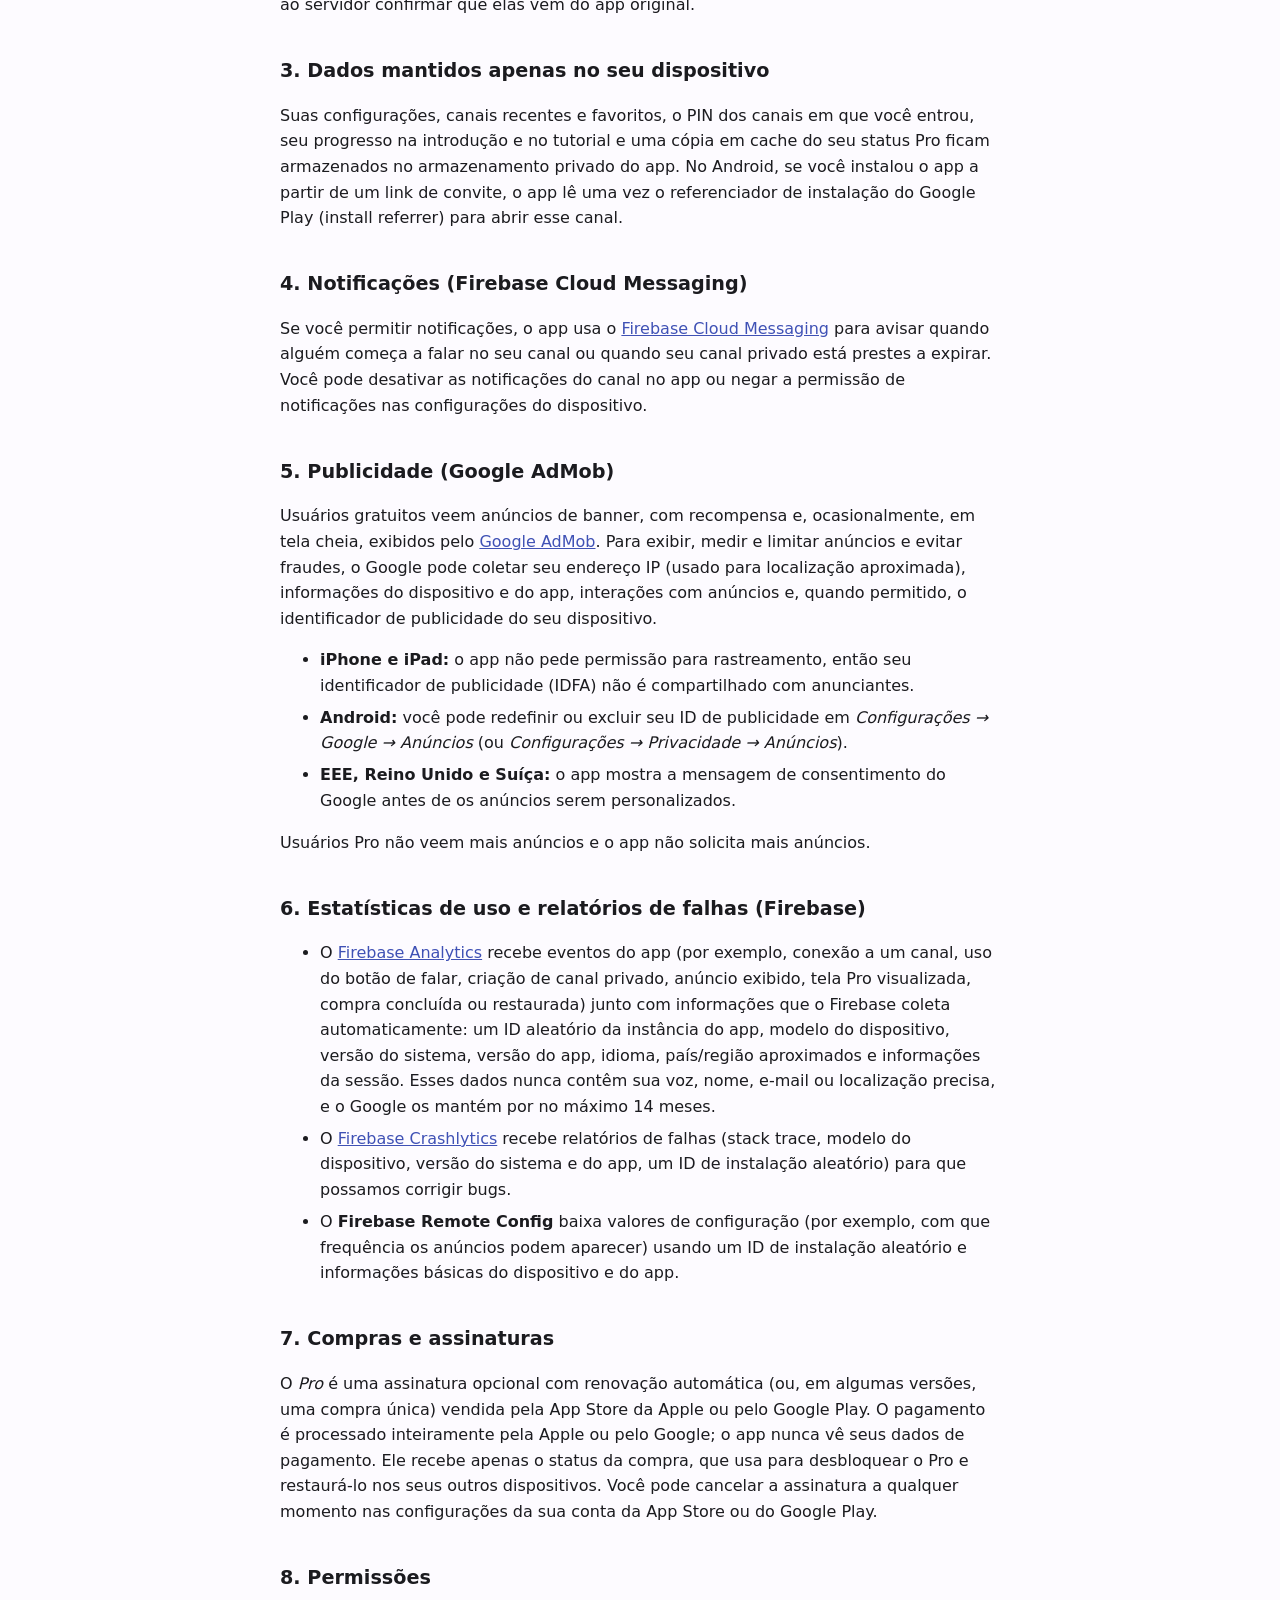
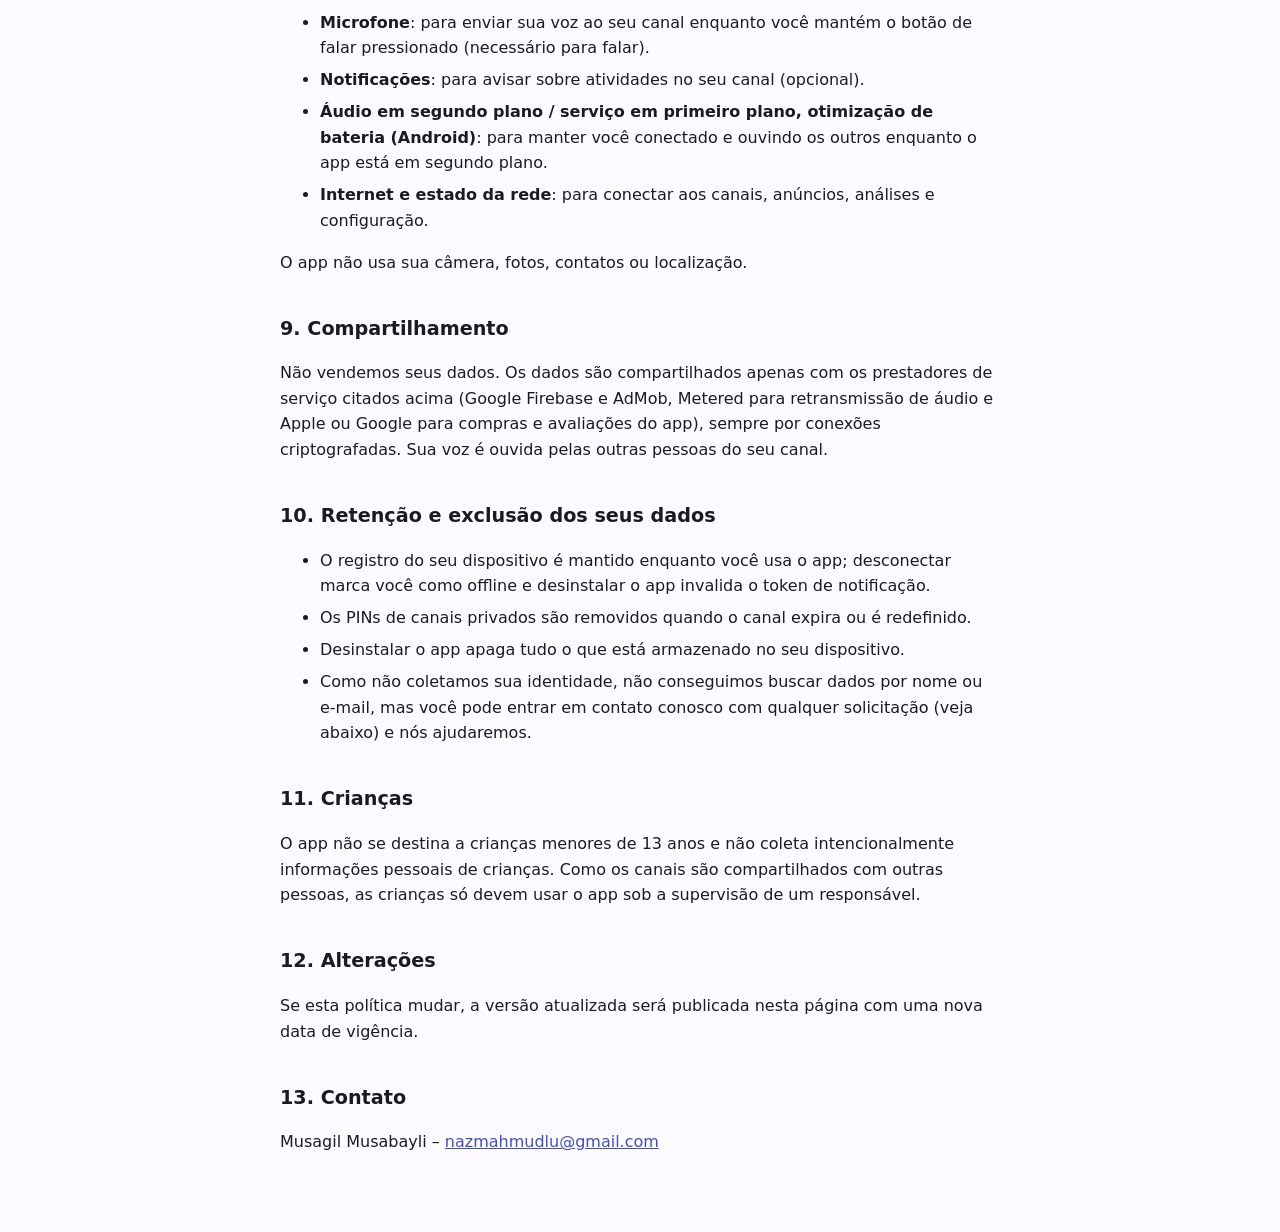
<file: privacy-policies/walkie-talkie-pro/pt/index.html>
<!DOCTYPE html>
<html lang="pt">
<head>
  <meta charset="utf-8">
  <meta name="viewport" content="width=device-width, initial-scale=1">
  <title>Política de Privacidade – Walkie Talkie Pro</title>
  <link rel="stylesheet" href="/privacy-policies/style.css">
  <link rel="canonical" href="https://my-mobile-apps-links.github.io/privacy-policies/walkie-talkie-pro/pt/">
  <link rel="alternate" hreflang="en" href="https://my-mobile-apps-links.github.io/privacy-policies/walkie-talkie-pro/">
  <link rel="alternate" hreflang="az" href="https://my-mobile-apps-links.github.io/privacy-policies/walkie-talkie-pro/az/">
  <link rel="alternate" hreflang="de" href="https://my-mobile-apps-links.github.io/privacy-policies/walkie-talkie-pro/de/">
  <link rel="alternate" hreflang="es" href="https://my-mobile-apps-links.github.io/privacy-policies/walkie-talkie-pro/es/">
  <link rel="alternate" hreflang="fr" href="https://my-mobile-apps-links.github.io/privacy-policies/walkie-talkie-pro/fr/">
  <link rel="alternate" hreflang="pt" href="https://my-mobile-apps-links.github.io/privacy-policies/walkie-talkie-pro/pt/">
  <link rel="alternate" hreflang="ru" href="https://my-mobile-apps-links.github.io/privacy-policies/walkie-talkie-pro/ru/">
  <link rel="alternate" hreflang="tr" href="https://my-mobile-apps-links.github.io/privacy-policies/walkie-talkie-pro/tr/">
  <link rel="alternate" hreflang="zh" href="https://my-mobile-apps-links.github.io/privacy-policies/walkie-talkie-pro/zh/">
  <link rel="alternate" hreflang="x-default" href="https://my-mobile-apps-links.github.io/privacy-policies/walkie-talkie-pro/">
</head>
<body>
<main>
  <nav class="lang" aria-label="Language">
    <a href="/privacy-policies/walkie-talkie-pro/" hreflang="en" lang="en">English</a>
    <a href="/privacy-policies/walkie-talkie-pro/az/" hreflang="az" lang="az">Azərbaycan</a>
    <a href="/privacy-policies/walkie-talkie-pro/de/" hreflang="de" lang="de">Deutsch</a>
    <a href="/privacy-policies/walkie-talkie-pro/es/" hreflang="es" lang="es">Español</a>
    <a href="/privacy-policies/walkie-talkie-pro/fr/" hreflang="fr" lang="fr">Français</a>
    <strong aria-current="page">Português</strong>
    <a href="/privacy-policies/walkie-talkie-pro/ru/" hreflang="ru" lang="ru">Русский</a>
    <a href="/privacy-policies/walkie-talkie-pro/tr/" hreflang="tr" lang="tr">Türkçe</a>
    <a href="/privacy-policies/walkie-talkie-pro/zh/" hreflang="zh" lang="zh">中文</a>
  </nav>
  <h1>Política de Privacidade</h1>
  <p class="meta">Walkie Talkie Pro / Group Talks (iOS <code>com.walkie.takie.pro.walkietalkiepro</code>, Android
    <code>com.walkie.talkie.pro</code>)<br>
    Data de vigência: 25 de outubro de 2026</p>
  <p class="note">Esta é uma tradução da política em <a href="/privacy-policies/walkie-talkie-pro/">inglês</a>.
    Em caso de divergência, prevalece a versão em inglês.</p>

  <p>O Walkie Talkie Pro transforma seu celular em um walkie-talkie de apertar para falar (push-to-talk):
    você entra em um canal numerado e fala com todos que estão nele. Esta política explica quais
    informações o app trata, por quê e quais escolhas você tem. Em resumo: <strong>o app não tem contas e
    nunca pede seu nome, e-mail, número de telefone, contatos ou localização. Sua voz é transmitida ao vivo
    e nunca é gravada ou armazenada.</strong> O app é gratuito e exibe anúncios do Google AdMob; a
    assinatura opcional <em>Pro</em> os remove.</p>

  <h2>1. Sua voz</h2>
  <ul>
    <li>O app usa o microfone <strong>somente enquanto você está conectado a um canal</strong> (por isso seu
      celular mostra o indicador de microfone). Os outros ouvem você <strong>somente enquanto você mantém o
      botão de falar pressionado</strong>; no restante do tempo você fica no mudo e qualquer áudio que
      chegue ao nosso servidor é descartado, não repassado. Enquanto você está conectado, o app continua
      funcionando em segundo plano para que você continue ouvindo os outros.</li>
    <li>Sua voz é enviada por uma conexão criptografada (WebRTC, DTLS-SRTP) ao nosso servidor de áudio, que a
      mixa e a reproduz ao vivo para as outras pessoas no mesmo canal. Se uma conexão direta não for
      possível, o áudio criptografado pode passar por um servidor de retransmissão (relay) operado pela
      <a href="https://www.metered.ca/privacy">Metered</a>.</li>
    <li>O áudio <strong>não é gravado, armazenado, transcrito nem analisado</strong> por nós nem por mais
      ninguém.</li>
    <li><strong>Os canais são compartilhados.</strong> Qualquer pessoa que entre no mesmo número de canal
      pode ouvir o que você diz. Para limitar quem pode ouvir, torne o canal privado com um PIN e nunca diga
      nada sigiloso em um canal.</li>
  </ul>

  <h2>2. Dados que armazenamos em nosso servidor</h2>
  <p>Nosso servidor (<code>walkie-talkie.api.writai.app</code>) armazena apenas o necessário para o
    funcionamento dos canais e das notificações:</p>
  <ul>
    <li><strong>Registro do dispositivo:</strong> um token de notificação push gerado pelo Firebase (um ID
      aleatório, não vinculado à sua identidade), o modelo do seu dispositivo (por exemplo "iPhone11,8"), o
      canal em que você está, se você está conectado e se deseja ser avisado quando alguém falar no seu
      canal.</li>
    <li><strong>Canais privados:</strong> o número do canal, o PIN que você definiu e quando ele foi
      definido e quando expira. O PIN é excluído quando o canal privado expira ou é redefinido.</li>
    <li><strong>Feedback:</strong> se você avaliar o app ou escrever um feedback dentro dele, armazenamos a
      avaliação e o texto digitado (sem nenhum identificador). Por favor, não inclua informações pessoais
      nele.</li>
    <li><strong>Compras:</strong> quando você compra ou restaura o <em>Pro</em>, registramos o preço e se foi
      uma nova compra ou uma restauração, sem nenhum identificador.</li>
    <li><strong>Links de convite:</strong> quando um link de convite (<code>walkietalkiepro.app/join/…</code>)
      é aberto, nós o contabilizamos com o número do canal e a plataforma (Android, iOS ou outra) obtida do
      navegador. Não armazenamos seu endereço IP nem os detalhes completos do navegador, e o PIN de um link
      de convite fica depois do <code>#</code>, por isso nunca é enviado ao nosso servidor.</li>
  </ul>
  <p>As solicitações ao nosso servidor são protegidas pelo Firebase App Check, que permite ao servidor
    confirmar que elas vêm do app original.</p>

  <h2>3. Dados mantidos apenas no seu dispositivo</h2>
  <p>Suas configurações, canais recentes e favoritos, o PIN dos canais em que você entrou, seu progresso na
    introdução e no tutorial e uma cópia em cache do seu status Pro ficam armazenados no armazenamento
    privado do app. No Android, se você instalou o app a partir de um link de convite, o app lê uma vez o
    referenciador de instalação do Google Play (install referrer) para abrir esse canal.</p>

  <h2>4. Notificações (Firebase Cloud Messaging)</h2>
  <p>Se você permitir notificações, o app usa o
    <a href="https://firebase.google.com/support/privacy">Firebase Cloud Messaging</a> para avisar quando
    alguém começa a falar no seu canal ou quando seu canal privado está prestes a expirar. Você pode
    desativar as notificações do canal no app ou negar a permissão de notificações nas configurações do
    dispositivo.</p>

  <h2>5. Publicidade (Google AdMob)</h2>
  <p>Usuários gratuitos veem anúncios de banner, com recompensa e, ocasionalmente, em tela cheia, exibidos
    pelo <a href="https://policies.google.com/technologies/ads">Google AdMob</a>. Para exibir, medir e
    limitar anúncios e evitar fraudes, o Google pode coletar seu endereço IP (usado para localização
    aproximada), informações do dispositivo e do app, interações com anúncios e, quando permitido, o
    identificador de publicidade do seu dispositivo.</p>
  <ul>
    <li><strong>iPhone e iPad:</strong> o app não pede permissão para rastreamento, então seu identificador
      de publicidade (IDFA) não é compartilhado com anunciantes.</li>
    <li><strong>Android:</strong> você pode redefinir ou excluir seu ID de publicidade em
      <em>Configurações → Google → Anúncios</em> (ou <em>Configurações → Privacidade → Anúncios</em>).</li>
    <li><strong>EEE, Reino Unido e Suíça:</strong> o app mostra a mensagem de consentimento do Google antes
      de os anúncios serem personalizados.</li>
  </ul>
  <p>Usuários Pro não veem mais anúncios e o app não solicita mais anúncios.</p>

  <h2>6. Estatísticas de uso e relatórios de falhas (Firebase)</h2>
  <ul>
    <li>O <a href="https://firebase.google.com/support/privacy">Firebase Analytics</a> recebe eventos do app
      (por exemplo, conexão a um canal, uso do botão de falar, criação de canal privado, anúncio exibido,
      tela Pro visualizada, compra concluída ou restaurada) junto com informações que o Firebase coleta
      automaticamente: um ID aleatório da instância do app, modelo do dispositivo, versão do sistema,
      versão do app, idioma, país/região aproximados e informações da sessão. Esses dados nunca contêm sua
      voz, nome, e-mail ou localização precisa, e o Google os mantém por no máximo 14 meses.</li>
    <li>O <a href="https://firebase.google.com/support/privacy">Firebase Crashlytics</a> recebe relatórios de
      falhas (stack trace, modelo do dispositivo, versão do sistema e do app, um ID de instalação
      aleatório) para que possamos corrigir bugs.</li>
    <li>O <strong>Firebase Remote Config</strong> baixa valores de configuração (por exemplo, com que
      frequência os anúncios podem aparecer) usando um ID de instalação aleatório e informações básicas do
      dispositivo e do app.</li>
  </ul>

  <h2>7. Compras e assinaturas</h2>
  <p>O <em>Pro</em> é uma assinatura opcional com renovação automática (ou, em algumas versões, uma compra
    única) vendida pela App Store da Apple ou pelo Google Play. O pagamento é processado inteiramente pela
    Apple ou pelo Google; o app nunca vê seus dados de pagamento. Ele recebe apenas o status da compra, que
    usa para desbloquear o Pro e restaurá-lo nos seus outros dispositivos. Você pode cancelar a assinatura
    a qualquer momento nas configurações da sua conta da App Store ou do Google Play.</p>

  <h2>8. Permissões</h2>
  <ul>
    <li><strong>Microfone</strong>: para enviar sua voz ao seu canal enquanto você mantém o botão de falar
      pressionado (necessário para falar).</li>
    <li><strong>Notificações</strong>: para avisar sobre atividades no seu canal (opcional).</li>
    <li><strong>Áudio em segundo plano / serviço em primeiro plano, otimização de bateria (Android)</strong>:
      para manter você conectado e ouvindo os outros enquanto o app está em segundo plano.</li>
    <li><strong>Internet e estado da rede</strong>: para conectar aos canais, anúncios, análises e
      configuração.</li>
  </ul>
  <p>O app não usa sua câmera, fotos, contatos ou localização.</p>

  <h2>9. Compartilhamento</h2>
  <p>Não vendemos seus dados. Os dados são compartilhados apenas com os prestadores de serviço citados acima
    (Google Firebase e AdMob, Metered para retransmissão de áudio e Apple ou Google para compras e
    avaliações do app), sempre por conexões criptografadas. Sua voz é ouvida pelas outras pessoas do seu
    canal.</p>

  <h2>10. Retenção e exclusão dos seus dados</h2>
  <ul>
    <li>O registro do seu dispositivo é mantido enquanto você usa o app; desconectar marca você como offline
      e desinstalar o app invalida o token de notificação.</li>
    <li>Os PINs de canais privados são removidos quando o canal expira ou é redefinido.</li>
    <li>Desinstalar o app apaga tudo o que está armazenado no seu dispositivo.</li>
    <li>Como não coletamos sua identidade, não conseguimos buscar dados por nome ou e-mail, mas você pode
      entrar em contato conosco com qualquer solicitação (veja abaixo) e nós ajudaremos.</li>
  </ul>

  <h2>11. Crianças</h2>
  <p>O app não se destina a crianças menores de 13 anos e não coleta intencionalmente informações pessoais
    de crianças. Como os canais são compartilhados com outras pessoas, as crianças só devem usar o app sob
    a supervisão de um responsável.</p>

  <h2>12. Alterações</h2>
  <p>Se esta política mudar, a versão atualizada será publicada nesta página com uma nova data de
    vigência.</p>

  <h2>13. Contato</h2>
  <p>Musagil Musabayli – <a href="mailto:nazmahmudlu@gmail.com">nazmahmudlu@gmail.com</a></p>
</main>
</body>
</html>
</file>
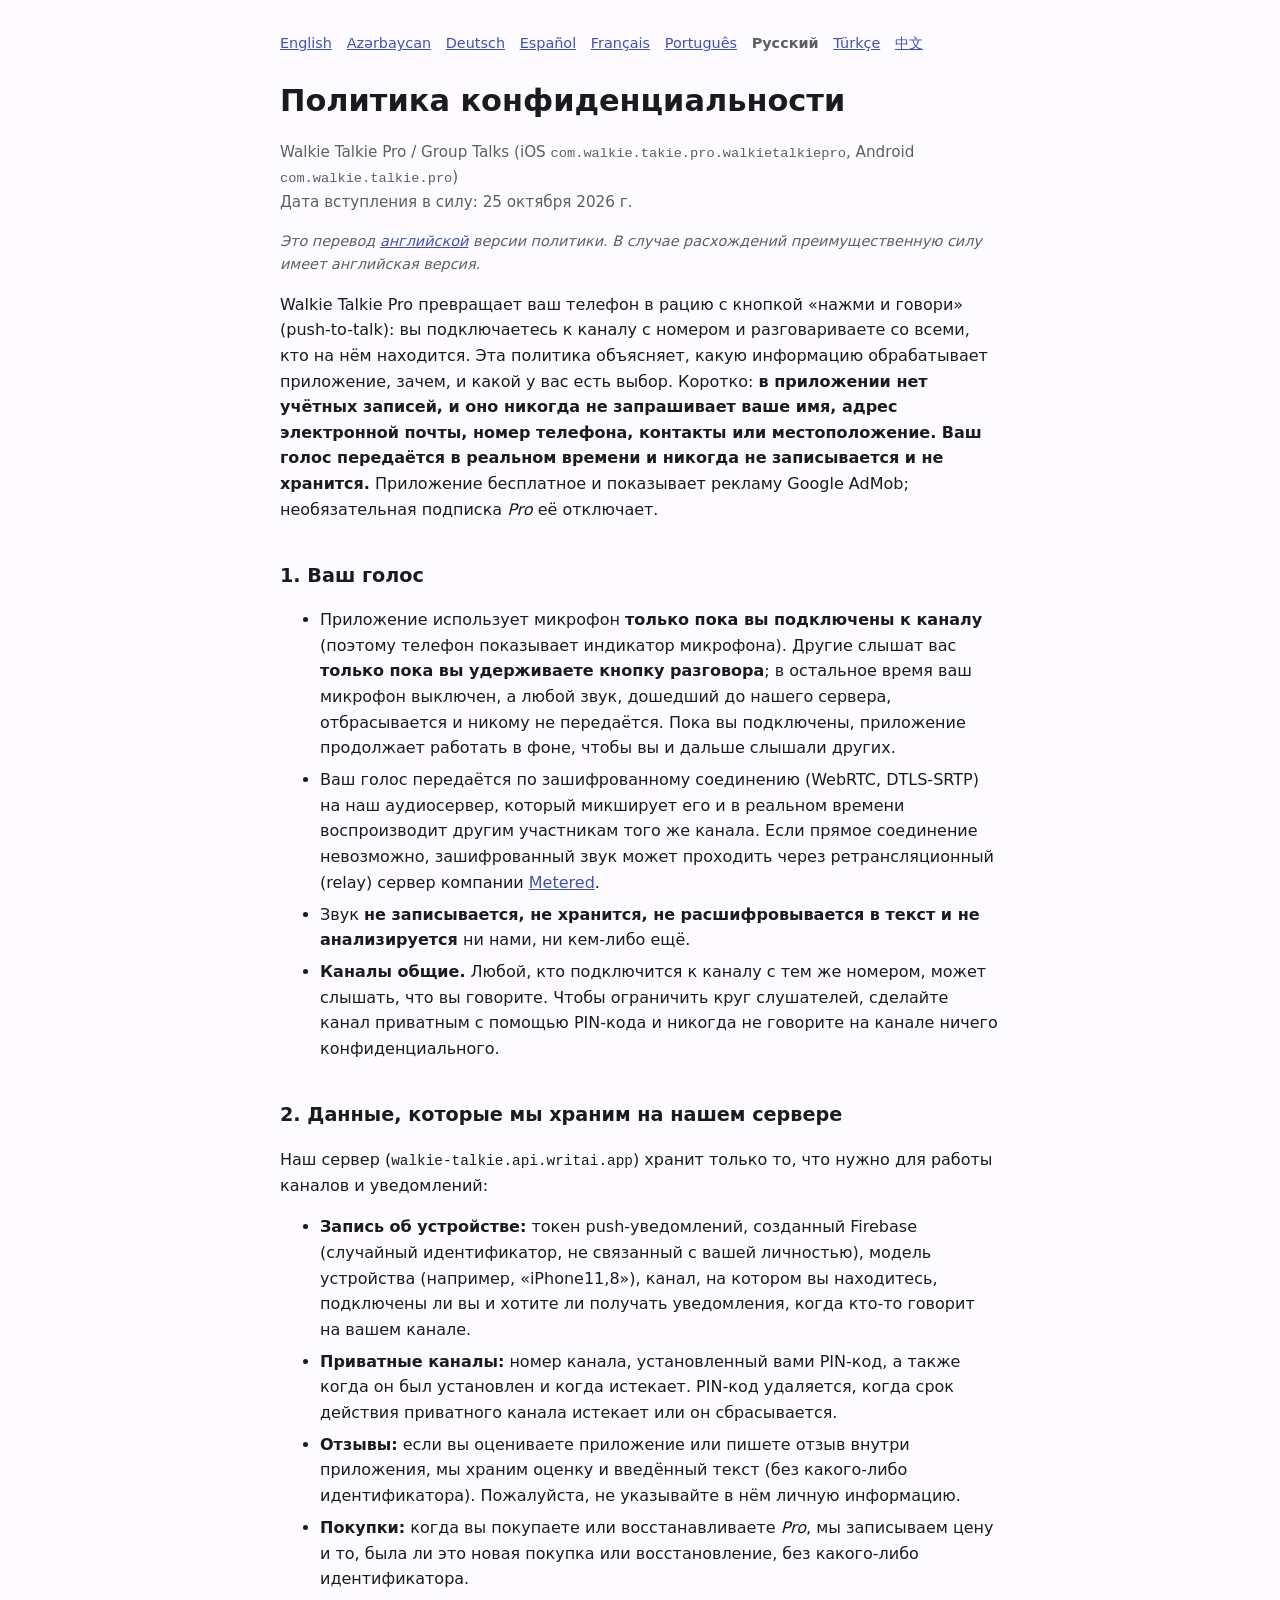
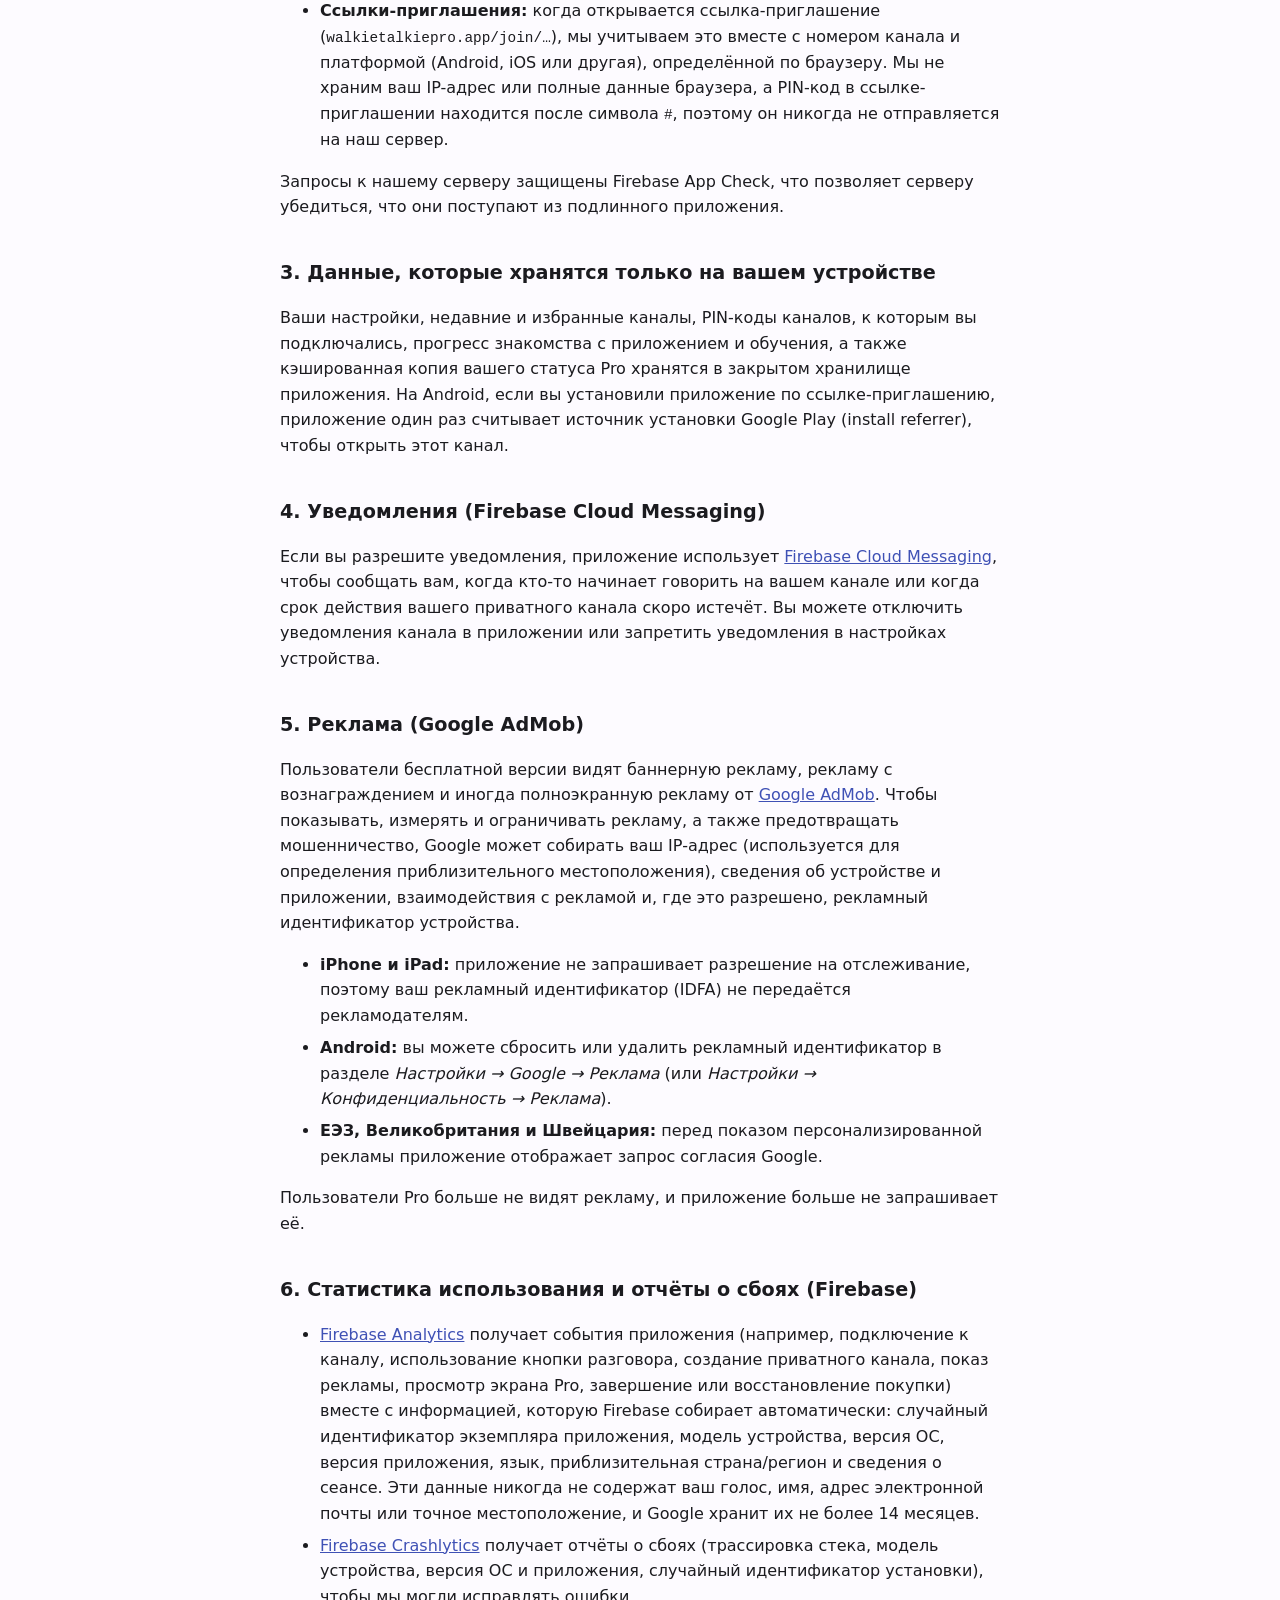
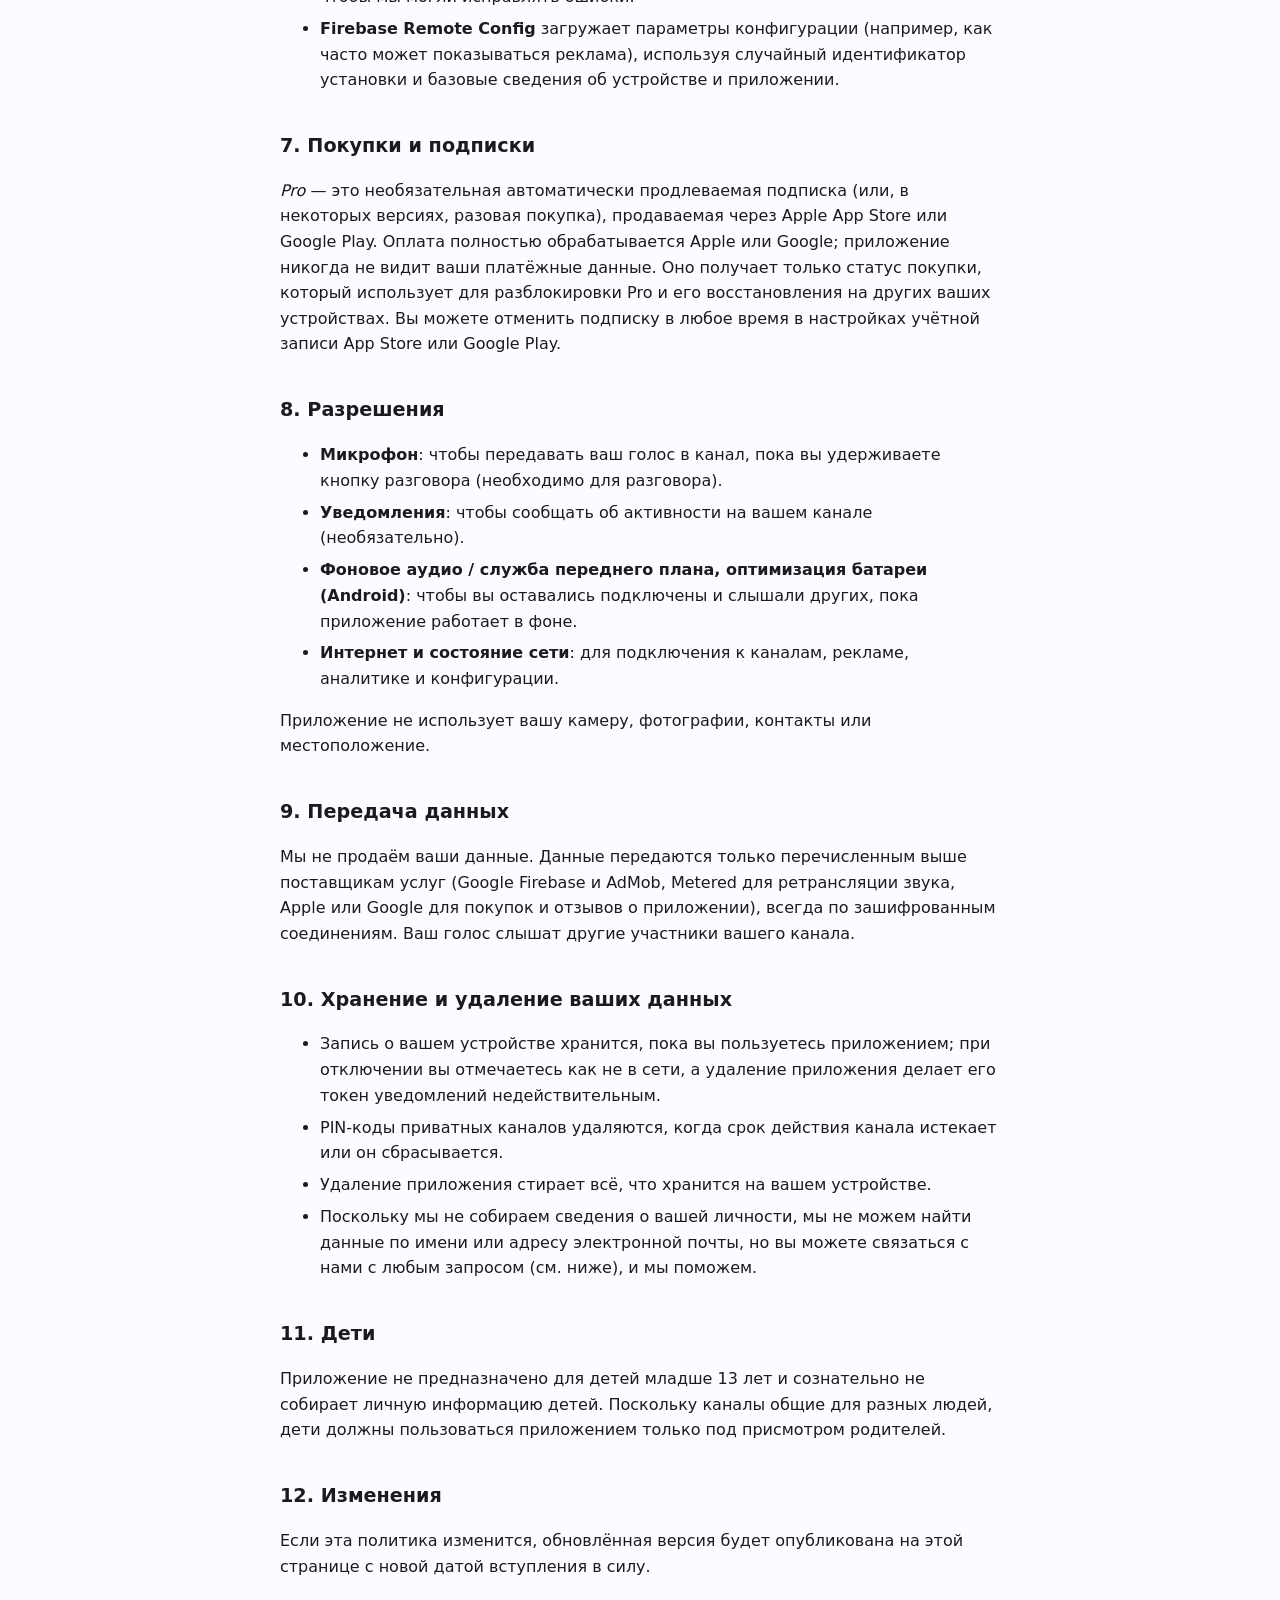
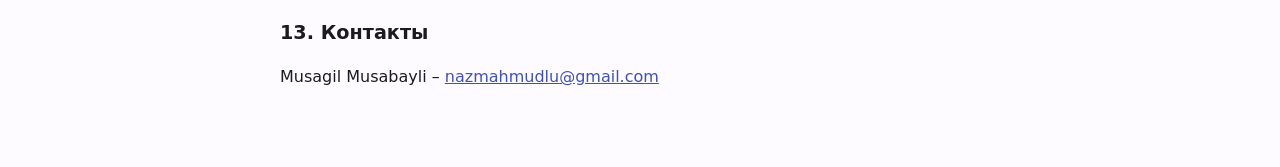
<file: privacy-policies/walkie-talkie-pro/ru/index.html>
<!DOCTYPE html>
<html lang="ru">
<head>
  <meta charset="utf-8">
  <meta name="viewport" content="width=device-width, initial-scale=1">
  <title>Политика конфиденциальности – Walkie Talkie Pro</title>
  <link rel="stylesheet" href="/privacy-policies/style.css">
  <link rel="canonical" href="https://my-mobile-apps-links.github.io/privacy-policies/walkie-talkie-pro/ru/">
  <link rel="alternate" hreflang="en" href="https://my-mobile-apps-links.github.io/privacy-policies/walkie-talkie-pro/">
  <link rel="alternate" hreflang="az" href="https://my-mobile-apps-links.github.io/privacy-policies/walkie-talkie-pro/az/">
  <link rel="alternate" hreflang="de" href="https://my-mobile-apps-links.github.io/privacy-policies/walkie-talkie-pro/de/">
  <link rel="alternate" hreflang="es" href="https://my-mobile-apps-links.github.io/privacy-policies/walkie-talkie-pro/es/">
  <link rel="alternate" hreflang="fr" href="https://my-mobile-apps-links.github.io/privacy-policies/walkie-talkie-pro/fr/">
  <link rel="alternate" hreflang="pt" href="https://my-mobile-apps-links.github.io/privacy-policies/walkie-talkie-pro/pt/">
  <link rel="alternate" hreflang="ru" href="https://my-mobile-apps-links.github.io/privacy-policies/walkie-talkie-pro/ru/">
  <link rel="alternate" hreflang="tr" href="https://my-mobile-apps-links.github.io/privacy-policies/walkie-talkie-pro/tr/">
  <link rel="alternate" hreflang="zh" href="https://my-mobile-apps-links.github.io/privacy-policies/walkie-talkie-pro/zh/">
  <link rel="alternate" hreflang="x-default" href="https://my-mobile-apps-links.github.io/privacy-policies/walkie-talkie-pro/">
</head>
<body>
<main>
  <nav class="lang" aria-label="Language">
    <a href="/privacy-policies/walkie-talkie-pro/" hreflang="en" lang="en">English</a>
    <a href="/privacy-policies/walkie-talkie-pro/az/" hreflang="az" lang="az">Azərbaycan</a>
    <a href="/privacy-policies/walkie-talkie-pro/de/" hreflang="de" lang="de">Deutsch</a>
    <a href="/privacy-policies/walkie-talkie-pro/es/" hreflang="es" lang="es">Español</a>
    <a href="/privacy-policies/walkie-talkie-pro/fr/" hreflang="fr" lang="fr">Français</a>
    <a href="/privacy-policies/walkie-talkie-pro/pt/" hreflang="pt" lang="pt">Português</a>
    <strong aria-current="page">Русский</strong>
    <a href="/privacy-policies/walkie-talkie-pro/tr/" hreflang="tr" lang="tr">Türkçe</a>
    <a href="/privacy-policies/walkie-talkie-pro/zh/" hreflang="zh" lang="zh">中文</a>
  </nav>
  <h1>Политика конфиденциальности</h1>
  <p class="meta">Walkie Talkie Pro / Group Talks (iOS <code>com.walkie.takie.pro.walkietalkiepro</code>, Android
    <code>com.walkie.talkie.pro</code>)<br>
    Дата вступления в силу: 25 октября 2026 г.</p>
  <p class="note">Это перевод <a href="/privacy-policies/walkie-talkie-pro/">английской</a> версии политики.
    В случае расхождений преимущественную силу имеет английская версия.</p>

  <p>Walkie Talkie Pro превращает ваш телефон в рацию с кнопкой «нажми и говори» (push-to-talk): вы
    подключаетесь к каналу с номером и разговариваете со всеми, кто на нём находится. Эта политика
    объясняет, какую информацию обрабатывает приложение, зачем, и какой у вас есть выбор. Коротко:
    <strong>в приложении нет учётных записей, и оно никогда не запрашивает ваше имя, адрес электронной
    почты, номер телефона, контакты или местоположение. Ваш голос передаётся в реальном времени и никогда не
    записывается и не хранится.</strong> Приложение бесплатное и показывает рекламу Google AdMob;
    необязательная подписка <em>Pro</em> её отключает.</p>

  <h2>1. Ваш голос</h2>
  <ul>
    <li>Приложение использует микрофон <strong>только пока вы подключены к каналу</strong> (поэтому телефон
      показывает индикатор микрофона). Другие слышат вас <strong>только пока вы удерживаете кнопку
      разговора</strong>; в остальное время ваш микрофон выключен, а любой звук, дошедший до нашего сервера,
      отбрасывается и никому не передаётся. Пока вы подключены, приложение продолжает работать в фоне,
      чтобы вы и дальше слышали других.</li>
    <li>Ваш голос передаётся по зашифрованному соединению (WebRTC, DTLS-SRTP) на наш аудиосервер, который
      микширует его и в реальном времени воспроизводит другим участникам того же канала. Если прямое
      соединение невозможно, зашифрованный звук может проходить через ретрансляционный (relay) сервер
      компании <a href="https://www.metered.ca/privacy">Metered</a>.</li>
    <li>Звук <strong>не записывается, не хранится, не расшифровывается в текст и не анализируется</strong>
      ни нами, ни кем-либо ещё.</li>
    <li><strong>Каналы общие.</strong> Любой, кто подключится к каналу с тем же номером, может слышать, что
      вы говорите. Чтобы ограничить круг слушателей, сделайте канал приватным с помощью PIN-кода и никогда не
      говорите на канале ничего конфиденциального.</li>
  </ul>

  <h2>2. Данные, которые мы храним на нашем сервере</h2>
  <p>Наш сервер (<code>walkie-talkie.api.writai.app</code>) хранит только то, что нужно для работы каналов
    и уведомлений:</p>
  <ul>
    <li><strong>Запись об устройстве:</strong> токен push-уведомлений, созданный Firebase (случайный
      идентификатор, не связанный с вашей личностью), модель устройства (например, «iPhone11,8»), канал, на
      котором вы находитесь, подключены ли вы и хотите ли получать уведомления, когда кто-то говорит на
      вашем канале.</li>
    <li><strong>Приватные каналы:</strong> номер канала, установленный вами PIN-код, а также когда он был
      установлен и когда истекает. PIN-код удаляется, когда срок действия приватного канала истекает или он
      сбрасывается.</li>
    <li><strong>Отзывы:</strong> если вы оцениваете приложение или пишете отзыв внутри приложения, мы храним
      оценку и введённый текст (без какого-либо идентификатора). Пожалуйста, не указывайте в нём личную
      информацию.</li>
    <li><strong>Покупки:</strong> когда вы покупаете или восстанавливаете <em>Pro</em>, мы записываем цену
      и то, была ли это новая покупка или восстановление, без какого-либо идентификатора.</li>
    <li><strong>Ссылки-приглашения:</strong> когда открывается ссылка-приглашение
      (<code>walkietalkiepro.app/join/…</code>), мы учитываем это вместе с номером канала и платформой
      (Android, iOS или другая), определённой по браузеру. Мы не храним ваш IP-адрес или полные данные
      браузера, а PIN-код в ссылке-приглашении находится после символа <code>#</code>, поэтому он никогда не
      отправляется на наш сервер.</li>
  </ul>
  <p>Запросы к нашему серверу защищены Firebase App Check, что позволяет серверу убедиться, что они
    поступают из подлинного приложения.</p>

  <h2>3. Данные, которые хранятся только на вашем устройстве</h2>
  <p>Ваши настройки, недавние и избранные каналы, PIN-коды каналов, к которым вы подключались, прогресс
    знакомства с приложением и обучения, а также кэшированная копия вашего статуса Pro хранятся в закрытом
    хранилище приложения. На Android, если вы установили приложение по ссылке-приглашению, приложение один
    раз считывает источник установки Google Play (install referrer), чтобы открыть этот канал.</p>

  <h2>4. Уведомления (Firebase Cloud Messaging)</h2>
  <p>Если вы разрешите уведомления, приложение использует
    <a href="https://firebase.google.com/support/privacy">Firebase Cloud Messaging</a>, чтобы сообщать вам,
    когда кто-то начинает говорить на вашем канале или когда срок действия вашего приватного канала скоро
    истечёт. Вы можете отключить уведомления канала в приложении или запретить уведомления в настройках
    устройства.</p>

  <h2>5. Реклама (Google AdMob)</h2>
  <p>Пользователи бесплатной версии видят баннерную рекламу, рекламу с вознаграждением и иногда
    полноэкранную рекламу от <a href="https://policies.google.com/technologies/ads">Google AdMob</a>. Чтобы
    показывать, измерять и ограничивать рекламу, а также предотвращать мошенничество, Google может собирать
    ваш IP-адрес (используется для определения приблизительного местоположения), сведения об устройстве и
    приложении, взаимодействия с рекламой и, где это разрешено, рекламный идентификатор устройства.</p>
  <ul>
    <li><strong>iPhone и iPad:</strong> приложение не запрашивает разрешение на отслеживание, поэтому ваш
      рекламный идентификатор (IDFA) не передаётся рекламодателям.</li>
    <li><strong>Android:</strong> вы можете сбросить или удалить рекламный идентификатор в разделе
      <em>Настройки → Google → Реклама</em> (или <em>Настройки → Конфиденциальность → Реклама</em>).</li>
    <li><strong>ЕЭЗ, Великобритания и Швейцария:</strong> перед показом персонализированной рекламы
      приложение отображает запрос согласия Google.</li>
  </ul>
  <p>Пользователи Pro больше не видят рекламу, и приложение больше не запрашивает её.</p>

  <h2>6. Статистика использования и отчёты о сбоях (Firebase)</h2>
  <ul>
    <li><a href="https://firebase.google.com/support/privacy">Firebase Analytics</a> получает события
      приложения (например, подключение к каналу, использование кнопки разговора, создание приватного канала,
      показ рекламы, просмотр экрана Pro, завершение или восстановление покупки) вместе с информацией,
      которую Firebase собирает автоматически: случайный идентификатор экземпляра приложения, модель
      устройства, версия ОС, версия приложения, язык, приблизительная страна/регион и сведения о сеансе. Эти
      данные никогда не содержат ваш голос, имя, адрес электронной почты или точное местоположение, и Google
      хранит их не более 14 месяцев.</li>
    <li><a href="https://firebase.google.com/support/privacy">Firebase Crashlytics</a> получает отчёты о
      сбоях (трассировка стека, модель устройства, версия ОС и приложения, случайный идентификатор
      установки), чтобы мы могли исправлять ошибки.</li>
    <li><strong>Firebase Remote Config</strong> загружает параметры конфигурации (например, как часто может
      показываться реклама), используя случайный идентификатор установки и базовые сведения об устройстве и
      приложении.</li>
  </ul>

  <h2>7. Покупки и подписки</h2>
  <p><em>Pro</em> — это необязательная автоматически продлеваемая подписка (или, в некоторых версиях,
    разовая покупка), продаваемая через Apple App Store или Google Play. Оплата полностью обрабатывается
    Apple или Google; приложение никогда не видит ваши платёжные данные. Оно получает только статус покупки,
    который использует для разблокировки Pro и его восстановления на других ваших устройствах. Вы можете
    отменить подписку в любое время в настройках учётной записи App Store или Google Play.</p>

  <h2>8. Разрешения</h2>
  <ul>
    <li><strong>Микрофон</strong>: чтобы передавать ваш голос в канал, пока вы удерживаете кнопку разговора
      (необходимо для разговора).</li>
    <li><strong>Уведомления</strong>: чтобы сообщать об активности на вашем канале (необязательно).</li>
    <li><strong>Фоновое аудио / служба переднего плана, оптимизация батареи (Android)</strong>: чтобы вы
      оставались подключены и слышали других, пока приложение работает в фоне.</li>
    <li><strong>Интернет и состояние сети</strong>: для подключения к каналам, рекламе, аналитике и
      конфигурации.</li>
  </ul>
  <p>Приложение не использует вашу камеру, фотографии, контакты или местоположение.</p>

  <h2>9. Передача данных</h2>
  <p>Мы не продаём ваши данные. Данные передаются только перечисленным выше поставщикам услуг (Google
    Firebase и AdMob, Metered для ретрансляции звука, Apple или Google для покупок и отзывов о приложении),
    всегда по зашифрованным соединениям. Ваш голос слышат другие участники вашего канала.</p>

  <h2>10. Хранение и удаление ваших данных</h2>
  <ul>
    <li>Запись о вашем устройстве хранится, пока вы пользуетесь приложением; при отключении вы отмечаетесь
      как не в сети, а удаление приложения делает его токен уведомлений недействительным.</li>
    <li>PIN-коды приватных каналов удаляются, когда срок действия канала истекает или он сбрасывается.</li>
    <li>Удаление приложения стирает всё, что хранится на вашем устройстве.</li>
    <li>Поскольку мы не собираем сведения о вашей личности, мы не можем найти данные по имени или адресу
      электронной почты, но вы можете связаться с нами с любым запросом (см. ниже), и мы поможем.</li>
  </ul>

  <h2>11. Дети</h2>
  <p>Приложение не предназначено для детей младше 13 лет и сознательно не собирает личную информацию детей.
    Поскольку каналы общие для разных людей, дети должны пользоваться приложением только под присмотром
    родителей.</p>

  <h2>12. Изменения</h2>
  <p>Если эта политика изменится, обновлённая версия будет опубликована на этой странице с новой датой
    вступления в силу.</p>

  <h2>13. Контакты</h2>
  <p>Musagil Musabayli – <a href="mailto:nazmahmudlu@gmail.com">nazmahmudlu@gmail.com</a></p>
</main>
</body>
</html>
</file>
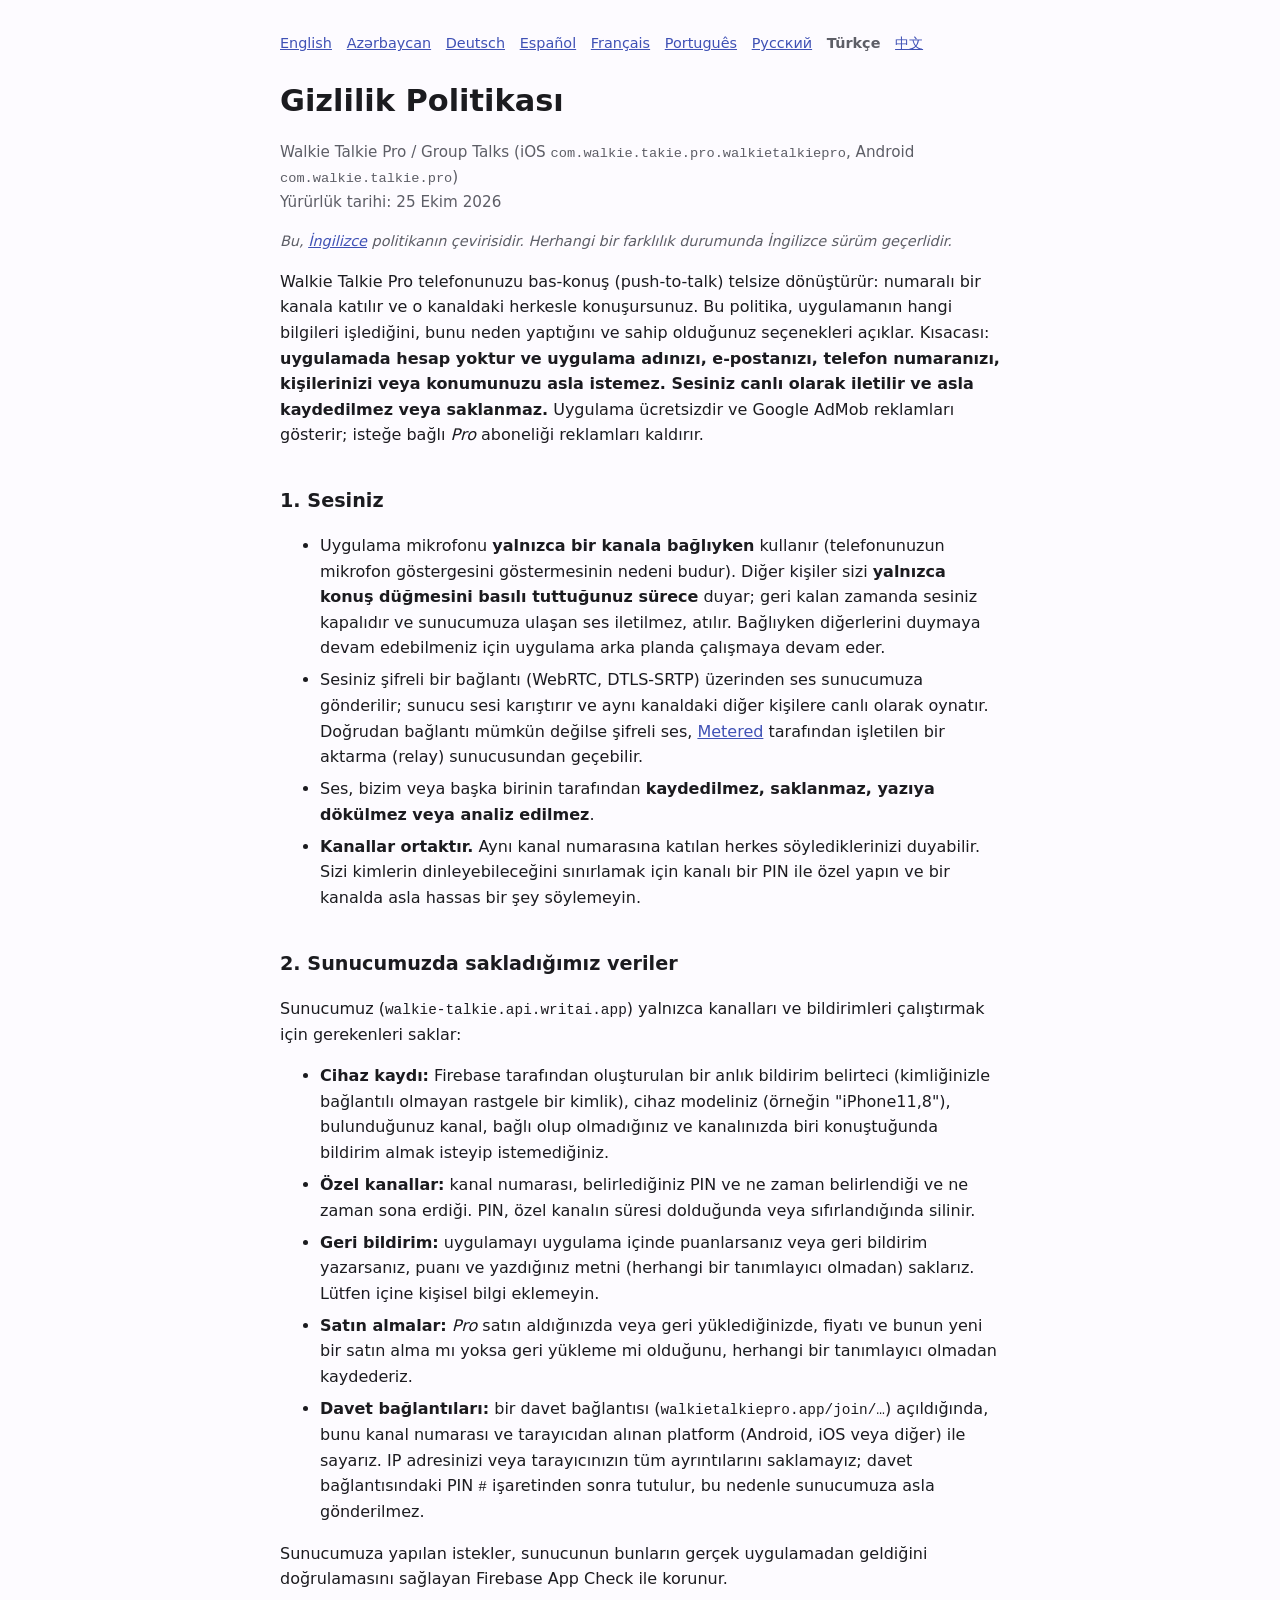
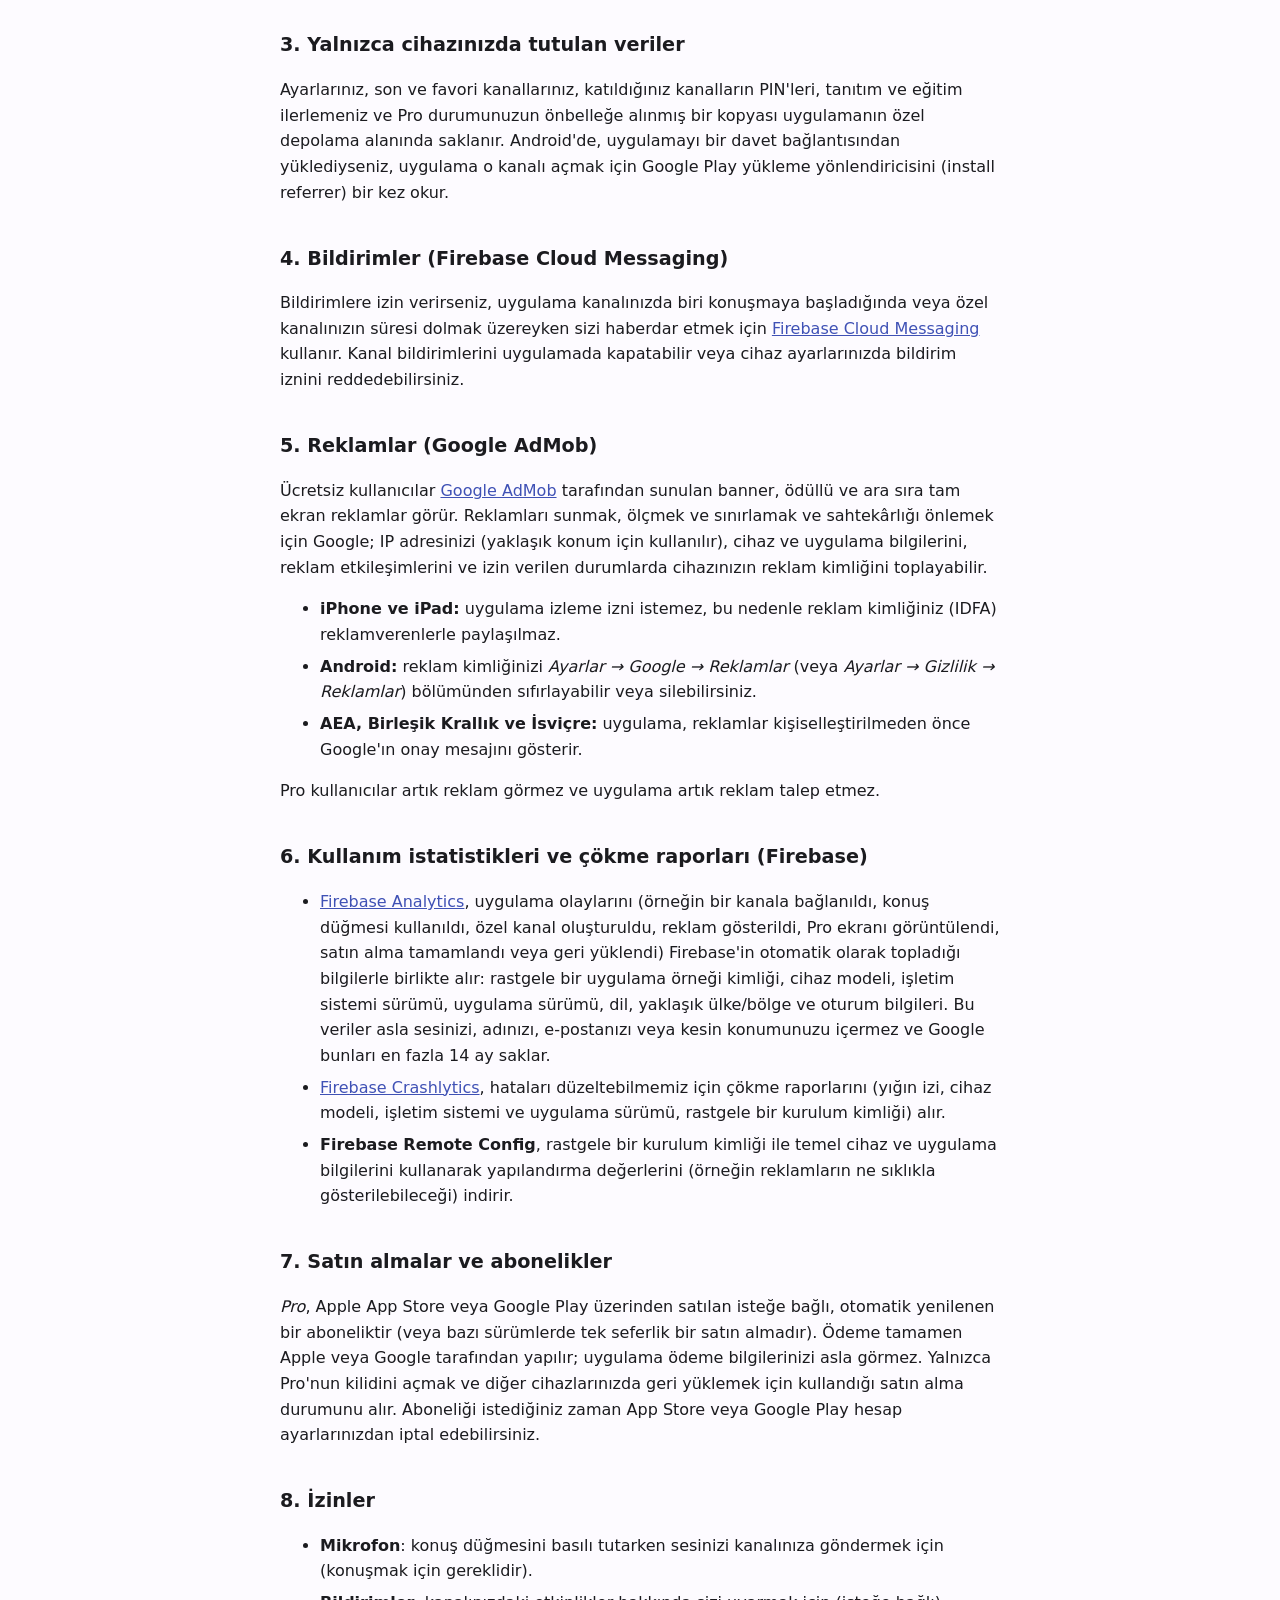
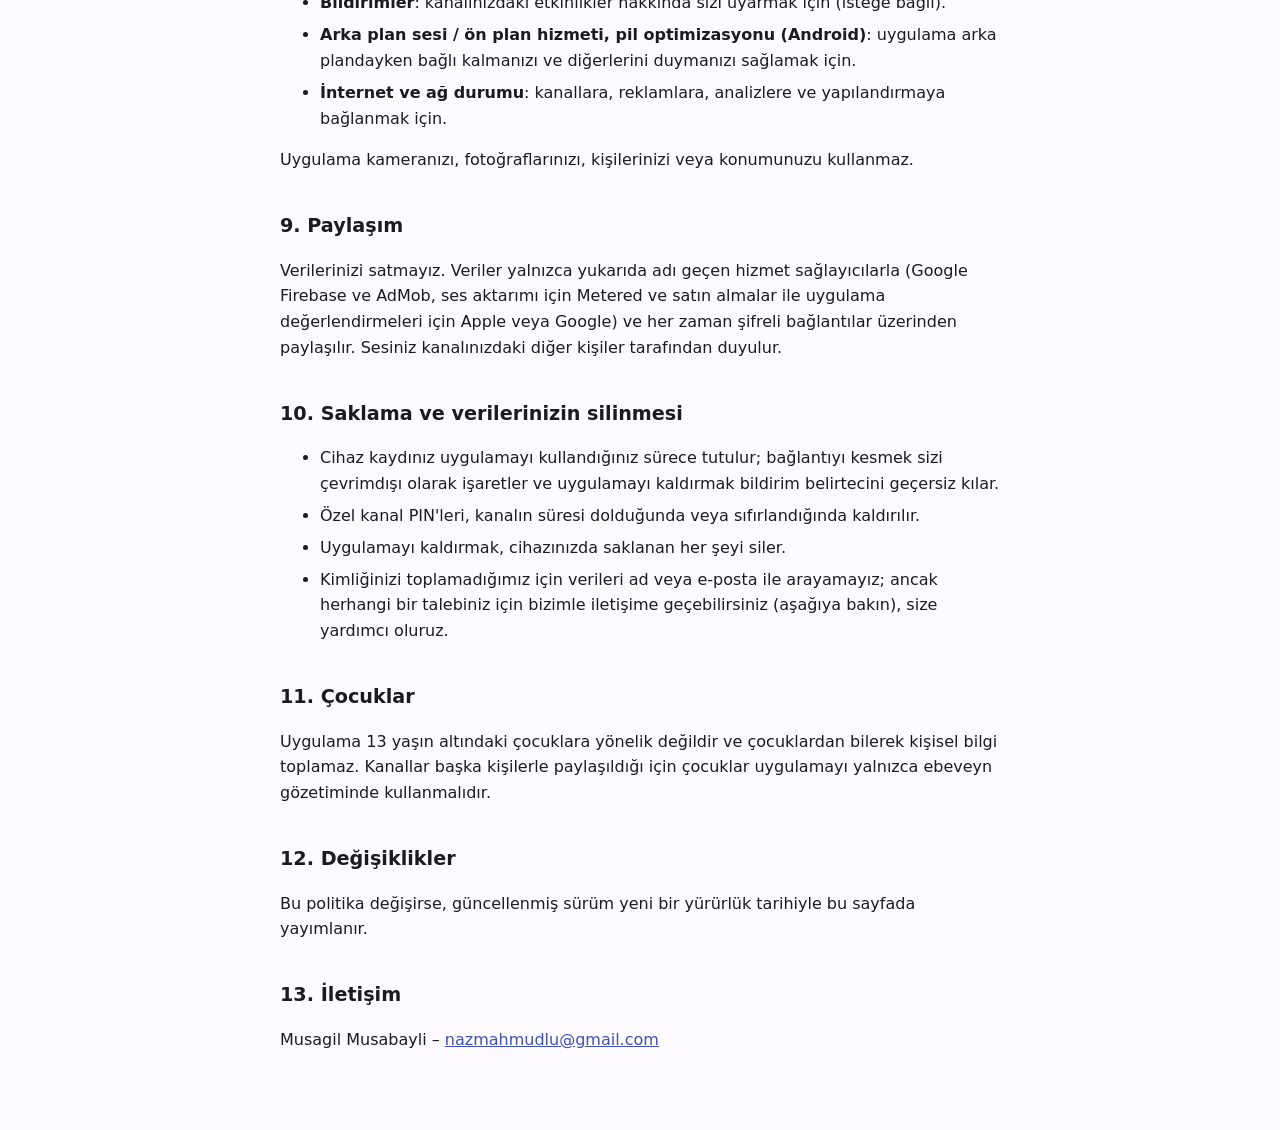
<file: privacy-policies/walkie-talkie-pro/tr/index.html>
<!DOCTYPE html>
<html lang="tr">
<head>
  <meta charset="utf-8">
  <meta name="viewport" content="width=device-width, initial-scale=1">
  <title>Gizlilik Politikası – Walkie Talkie Pro</title>
  <link rel="stylesheet" href="/privacy-policies/style.css">
  <link rel="canonical" href="https://my-mobile-apps-links.github.io/privacy-policies/walkie-talkie-pro/tr/">
  <link rel="alternate" hreflang="en" href="https://my-mobile-apps-links.github.io/privacy-policies/walkie-talkie-pro/">
  <link rel="alternate" hreflang="az" href="https://my-mobile-apps-links.github.io/privacy-policies/walkie-talkie-pro/az/">
  <link rel="alternate" hreflang="de" href="https://my-mobile-apps-links.github.io/privacy-policies/walkie-talkie-pro/de/">
  <link rel="alternate" hreflang="es" href="https://my-mobile-apps-links.github.io/privacy-policies/walkie-talkie-pro/es/">
  <link rel="alternate" hreflang="fr" href="https://my-mobile-apps-links.github.io/privacy-policies/walkie-talkie-pro/fr/">
  <link rel="alternate" hreflang="pt" href="https://my-mobile-apps-links.github.io/privacy-policies/walkie-talkie-pro/pt/">
  <link rel="alternate" hreflang="ru" href="https://my-mobile-apps-links.github.io/privacy-policies/walkie-talkie-pro/ru/">
  <link rel="alternate" hreflang="tr" href="https://my-mobile-apps-links.github.io/privacy-policies/walkie-talkie-pro/tr/">
  <link rel="alternate" hreflang="zh" href="https://my-mobile-apps-links.github.io/privacy-policies/walkie-talkie-pro/zh/">
  <link rel="alternate" hreflang="x-default" href="https://my-mobile-apps-links.github.io/privacy-policies/walkie-talkie-pro/">
</head>
<body>
<main>
  <nav class="lang" aria-label="Language">
    <a href="/privacy-policies/walkie-talkie-pro/" hreflang="en" lang="en">English</a>
    <a href="/privacy-policies/walkie-talkie-pro/az/" hreflang="az" lang="az">Azərbaycan</a>
    <a href="/privacy-policies/walkie-talkie-pro/de/" hreflang="de" lang="de">Deutsch</a>
    <a href="/privacy-policies/walkie-talkie-pro/es/" hreflang="es" lang="es">Español</a>
    <a href="/privacy-policies/walkie-talkie-pro/fr/" hreflang="fr" lang="fr">Français</a>
    <a href="/privacy-policies/walkie-talkie-pro/pt/" hreflang="pt" lang="pt">Português</a>
    <a href="/privacy-policies/walkie-talkie-pro/ru/" hreflang="ru" lang="ru">Русский</a>
    <strong aria-current="page">Türkçe</strong>
    <a href="/privacy-policies/walkie-talkie-pro/zh/" hreflang="zh" lang="zh">中文</a>
  </nav>
  <h1>Gizlilik Politikası</h1>
  <p class="meta">Walkie Talkie Pro / Group Talks (iOS <code>com.walkie.takie.pro.walkietalkiepro</code>, Android
    <code>com.walkie.talkie.pro</code>)<br>
    Yürürlük tarihi: 25 Ekim 2026</p>
  <p class="note">Bu, <a href="/privacy-policies/walkie-talkie-pro/">İngilizce</a> politikanın çevirisidir.
    Herhangi bir farklılık durumunda İngilizce sürüm geçerlidir.</p>

  <p>Walkie Talkie Pro telefonunuzu bas-konuş (push-to-talk) telsize dönüştürür: numaralı bir kanala
    katılır ve o kanaldaki herkesle konuşursunuz. Bu politika, uygulamanın hangi bilgileri işlediğini, bunu
    neden yaptığını ve sahip olduğunuz seçenekleri açıklar. Kısacası: <strong>uygulamada hesap yoktur ve
    uygulama adınızı, e-postanızı, telefon numaranızı, kişilerinizi veya konumunuzu asla istemez. Sesiniz
    canlı olarak iletilir ve asla kaydedilmez veya saklanmaz.</strong> Uygulama ücretsizdir ve Google
    AdMob reklamları gösterir; isteğe bağlı <em>Pro</em> aboneliği reklamları kaldırır.</p>

  <h2>1. Sesiniz</h2>
  <ul>
    <li>Uygulama mikrofonu <strong>yalnızca bir kanala bağlıyken</strong> kullanır (telefonunuzun mikrofon
      göstergesini göstermesinin nedeni budur). Diğer kişiler sizi <strong>yalnızca konuş düğmesini basılı
      tuttuğunuz sürece</strong> duyar; geri kalan zamanda sesiniz kapalıdır ve sunucumuza ulaşan ses
      iletilmez, atılır. Bağlıyken diğerlerini duymaya devam edebilmeniz için uygulama arka planda
      çalışmaya devam eder.</li>
    <li>Sesiniz şifreli bir bağlantı (WebRTC, DTLS-SRTP) üzerinden ses sunucumuza gönderilir; sunucu sesi
      karıştırır ve aynı kanaldaki diğer kişilere canlı olarak oynatır. Doğrudan bağlantı mümkün değilse
      şifreli ses, <a href="https://www.metered.ca/privacy">Metered</a> tarafından işletilen bir aktarma
      (relay) sunucusundan geçebilir.</li>
    <li>Ses, bizim veya başka birinin tarafından <strong>kaydedilmez, saklanmaz, yazıya dökülmez veya
      analiz edilmez</strong>.</li>
    <li><strong>Kanallar ortaktır.</strong> Aynı kanal numarasına katılan herkes söylediklerinizi duyabilir.
      Sizi kimlerin dinleyebileceğini sınırlamak için kanalı bir PIN ile özel yapın ve bir kanalda asla
      hassas bir şey söylemeyin.</li>
  </ul>

  <h2>2. Sunucumuzda sakladığımız veriler</h2>
  <p>Sunucumuz (<code>walkie-talkie.api.writai.app</code>) yalnızca kanalları ve bildirimleri çalıştırmak
    için gerekenleri saklar:</p>
  <ul>
    <li><strong>Cihaz kaydı:</strong> Firebase tarafından oluşturulan bir anlık bildirim belirteci (kimliğinizle
      bağlantılı olmayan rastgele bir kimlik), cihaz modeliniz (örneğin "iPhone11,8"), bulunduğunuz kanal,
      bağlı olup olmadığınız ve kanalınızda biri konuştuğunda bildirim almak isteyip istemediğiniz.</li>
    <li><strong>Özel kanallar:</strong> kanal numarası, belirlediğiniz PIN ve ne zaman belirlendiği ve ne
      zaman sona erdiği. PIN, özel kanalın süresi dolduğunda veya sıfırlandığında silinir.</li>
    <li><strong>Geri bildirim:</strong> uygulamayı uygulama içinde puanlarsanız veya geri bildirim yazarsanız,
      puanı ve yazdığınız metni (herhangi bir tanımlayıcı olmadan) saklarız. Lütfen içine kişisel bilgi
      eklemeyin.</li>
    <li><strong>Satın almalar:</strong> <em>Pro</em> satın aldığınızda veya geri yüklediğinizde, fiyatı ve
      bunun yeni bir satın alma mı yoksa geri yükleme mi olduğunu, herhangi bir tanımlayıcı olmadan
      kaydederiz.</li>
    <li><strong>Davet bağlantıları:</strong> bir davet bağlantısı (<code>walkietalkiepro.app/join/…</code>)
      açıldığında, bunu kanal numarası ve tarayıcıdan alınan platform (Android, iOS veya diğer) ile sayarız.
      IP adresinizi veya tarayıcınızın tüm ayrıntılarını saklamayız; davet bağlantısındaki PIN
      <code>#</code> işaretinden sonra tutulur, bu nedenle sunucumuza asla gönderilmez.</li>
  </ul>
  <p>Sunucumuza yapılan istekler, sunucunun bunların gerçek uygulamadan geldiğini doğrulamasını sağlayan
    Firebase App Check ile korunur.</p>

  <h2>3. Yalnızca cihazınızda tutulan veriler</h2>
  <p>Ayarlarınız, son ve favori kanallarınız, katıldığınız kanalların PIN'leri, tanıtım ve eğitim
    ilerlemeniz ve Pro durumunuzun önbelleğe alınmış bir kopyası uygulamanın özel depolama alanında
    saklanır. Android'de, uygulamayı bir davet bağlantısından yüklediyseniz, uygulama o kanalı açmak için
    Google Play yükleme yönlendiricisini (install referrer) bir kez okur.</p>

  <h2>4. Bildirimler (Firebase Cloud Messaging)</h2>
  <p>Bildirimlere izin verirseniz, uygulama kanalınızda biri konuşmaya başladığında veya özel kanalınızın
    süresi dolmak üzereyken sizi haberdar etmek için
    <a href="https://firebase.google.com/support/privacy">Firebase Cloud Messaging</a> kullanır. Kanal
    bildirimlerini uygulamada kapatabilir veya cihaz ayarlarınızda bildirim iznini reddedebilirsiniz.</p>

  <h2>5. Reklamlar (Google AdMob)</h2>
  <p>Ücretsiz kullanıcılar <a href="https://policies.google.com/technologies/ads">Google AdMob</a> tarafından
    sunulan banner, ödüllü ve ara sıra tam ekran reklamlar görür. Reklamları sunmak, ölçmek ve sınırlamak
    ve sahtekârlığı önlemek için Google; IP adresinizi (yaklaşık konum için kullanılır), cihaz ve uygulama
    bilgilerini, reklam etkileşimlerini ve izin verilen durumlarda cihazınızın reklam kimliğini
    toplayabilir.</p>
  <ul>
    <li><strong>iPhone ve iPad:</strong> uygulama izleme izni istemez, bu nedenle reklam kimliğiniz (IDFA)
      reklamverenlerle paylaşılmaz.</li>
    <li><strong>Android:</strong> reklam kimliğinizi <em>Ayarlar → Google → Reklamlar</em> (veya
      <em>Ayarlar → Gizlilik → Reklamlar</em>) bölümünden sıfırlayabilir veya silebilirsiniz.</li>
    <li><strong>AEA, Birleşik Krallık ve İsviçre:</strong> uygulama, reklamlar kişiselleştirilmeden önce
      Google'ın onay mesajını gösterir.</li>
  </ul>
  <p>Pro kullanıcılar artık reklam görmez ve uygulama artık reklam talep etmez.</p>

  <h2>6. Kullanım istatistikleri ve çökme raporları (Firebase)</h2>
  <ul>
    <li><a href="https://firebase.google.com/support/privacy">Firebase Analytics</a>, uygulama olaylarını
      (örneğin bir kanala bağlanıldı, konuş düğmesi kullanıldı, özel kanal oluşturuldu, reklam gösterildi,
      Pro ekranı görüntülendi, satın alma tamamlandı veya geri yüklendi) Firebase'in otomatik olarak
      topladığı bilgilerle birlikte alır: rastgele bir uygulama örneği kimliği, cihaz modeli, işletim
      sistemi sürümü, uygulama sürümü, dil, yaklaşık ülke/bölge ve oturum bilgileri. Bu veriler asla
      sesinizi, adınızı, e-postanızı veya kesin konumunuzu içermez ve Google bunları en fazla 14 ay
      saklar.</li>
    <li><a href="https://firebase.google.com/support/privacy">Firebase Crashlytics</a>, hataları
      düzeltebilmemiz için çökme raporlarını (yığın izi, cihaz modeli, işletim sistemi ve uygulama sürümü,
      rastgele bir kurulum kimliği) alır.</li>
    <li><strong>Firebase Remote Config</strong>, rastgele bir kurulum kimliği ile temel cihaz ve uygulama
      bilgilerini kullanarak yapılandırma değerlerini (örneğin reklamların ne sıklıkla gösterilebileceği)
      indirir.</li>
  </ul>

  <h2>7. Satın almalar ve abonelikler</h2>
  <p><em>Pro</em>, Apple App Store veya Google Play üzerinden satılan isteğe bağlı, otomatik yenilenen bir
    aboneliktir (veya bazı sürümlerde tek seferlik bir satın almadır). Ödeme tamamen Apple veya Google
    tarafından yapılır; uygulama ödeme bilgilerinizi asla görmez. Yalnızca Pro'nun kilidini açmak ve
    diğer cihazlarınızda geri yüklemek için kullandığı satın alma durumunu alır. Aboneliği istediğiniz
    zaman App Store veya Google Play hesap ayarlarınızdan iptal edebilirsiniz.</p>

  <h2>8. İzinler</h2>
  <ul>
    <li><strong>Mikrofon</strong>: konuş düğmesini basılı tutarken sesinizi kanalınıza göndermek için
      (konuşmak için gereklidir).</li>
    <li><strong>Bildirimler</strong>: kanalınızdaki etkinlikler hakkında sizi uyarmak için (isteğe
      bağlı).</li>
    <li><strong>Arka plan sesi / ön plan hizmeti, pil optimizasyonu (Android)</strong>: uygulama arka
      plandayken bağlı kalmanızı ve diğerlerini duymanızı sağlamak için.</li>
    <li><strong>İnternet ve ağ durumu</strong>: kanallara, reklamlara, analizlere ve yapılandırmaya
      bağlanmak için.</li>
  </ul>
  <p>Uygulama kameranızı, fotoğraflarınızı, kişilerinizi veya konumunuzu kullanmaz.</p>

  <h2>9. Paylaşım</h2>
  <p>Verilerinizi satmayız. Veriler yalnızca yukarıda adı geçen hizmet sağlayıcılarla (Google Firebase ve
    AdMob, ses aktarımı için Metered ve satın almalar ile uygulama değerlendirmeleri için Apple veya
    Google) ve her zaman şifreli bağlantılar üzerinden paylaşılır. Sesiniz kanalınızdaki diğer kişiler
    tarafından duyulur.</p>

  <h2>10. Saklama ve verilerinizin silinmesi</h2>
  <ul>
    <li>Cihaz kaydınız uygulamayı kullandığınız sürece tutulur; bağlantıyı kesmek sizi çevrimdışı olarak
      işaretler ve uygulamayı kaldırmak bildirim belirtecini geçersiz kılar.</li>
    <li>Özel kanal PIN'leri, kanalın süresi dolduğunda veya sıfırlandığında kaldırılır.</li>
    <li>Uygulamayı kaldırmak, cihazınızda saklanan her şeyi siler.</li>
    <li>Kimliğinizi toplamadığımız için verileri ad veya e-posta ile arayamayız; ancak herhangi bir
      talebiniz için bizimle iletişime geçebilirsiniz (aşağıya bakın), size yardımcı oluruz.</li>
  </ul>

  <h2>11. Çocuklar</h2>
  <p>Uygulama 13 yaşın altındaki çocuklara yönelik değildir ve çocuklardan bilerek kişisel bilgi toplamaz.
    Kanallar başka kişilerle paylaşıldığı için çocuklar uygulamayı yalnızca ebeveyn gözetiminde
    kullanmalıdır.</p>

  <h2>12. Değişiklikler</h2>
  <p>Bu politika değişirse, güncellenmiş sürüm yeni bir yürürlük tarihiyle bu sayfada yayımlanır.</p>

  <h2>13. İletişim</h2>
  <p>Musagil Musabayli – <a href="mailto:nazmahmudlu@gmail.com">nazmahmudlu@gmail.com</a></p>
</main>
</body>
</html>
</file>
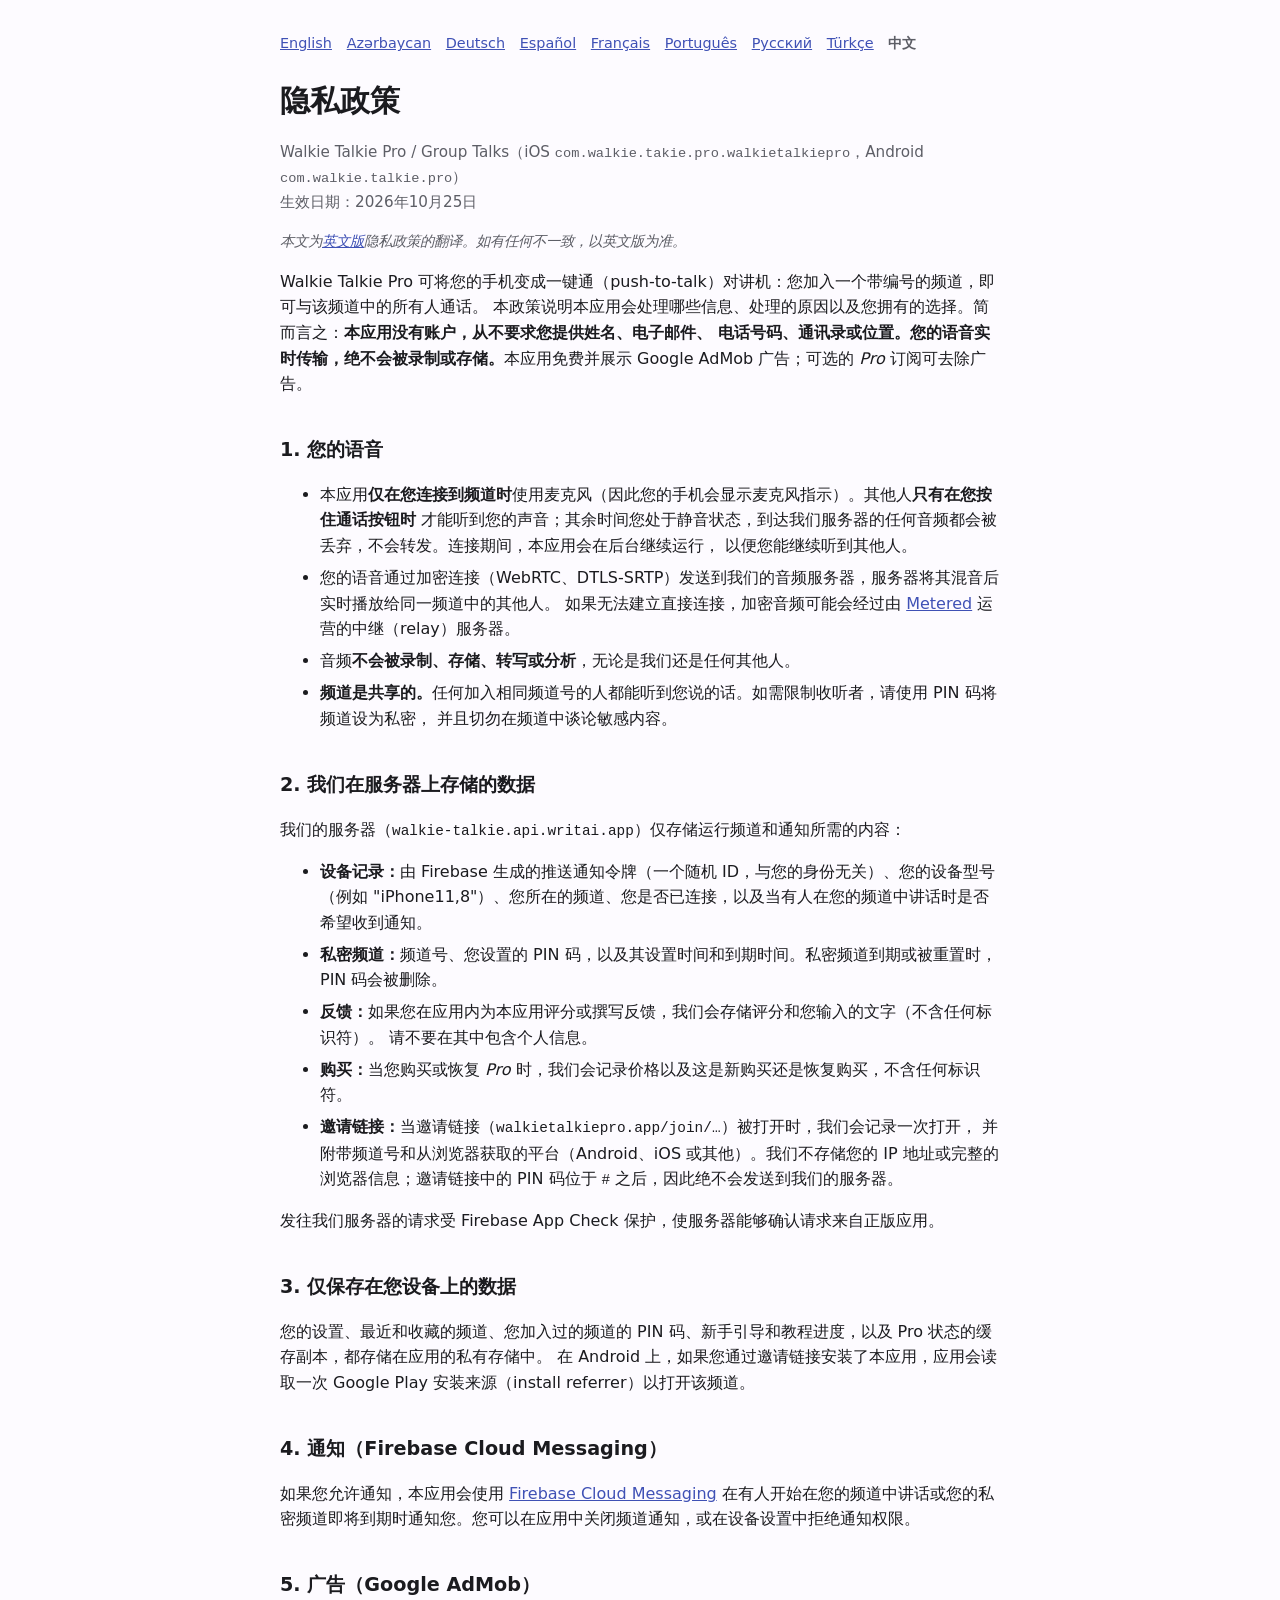
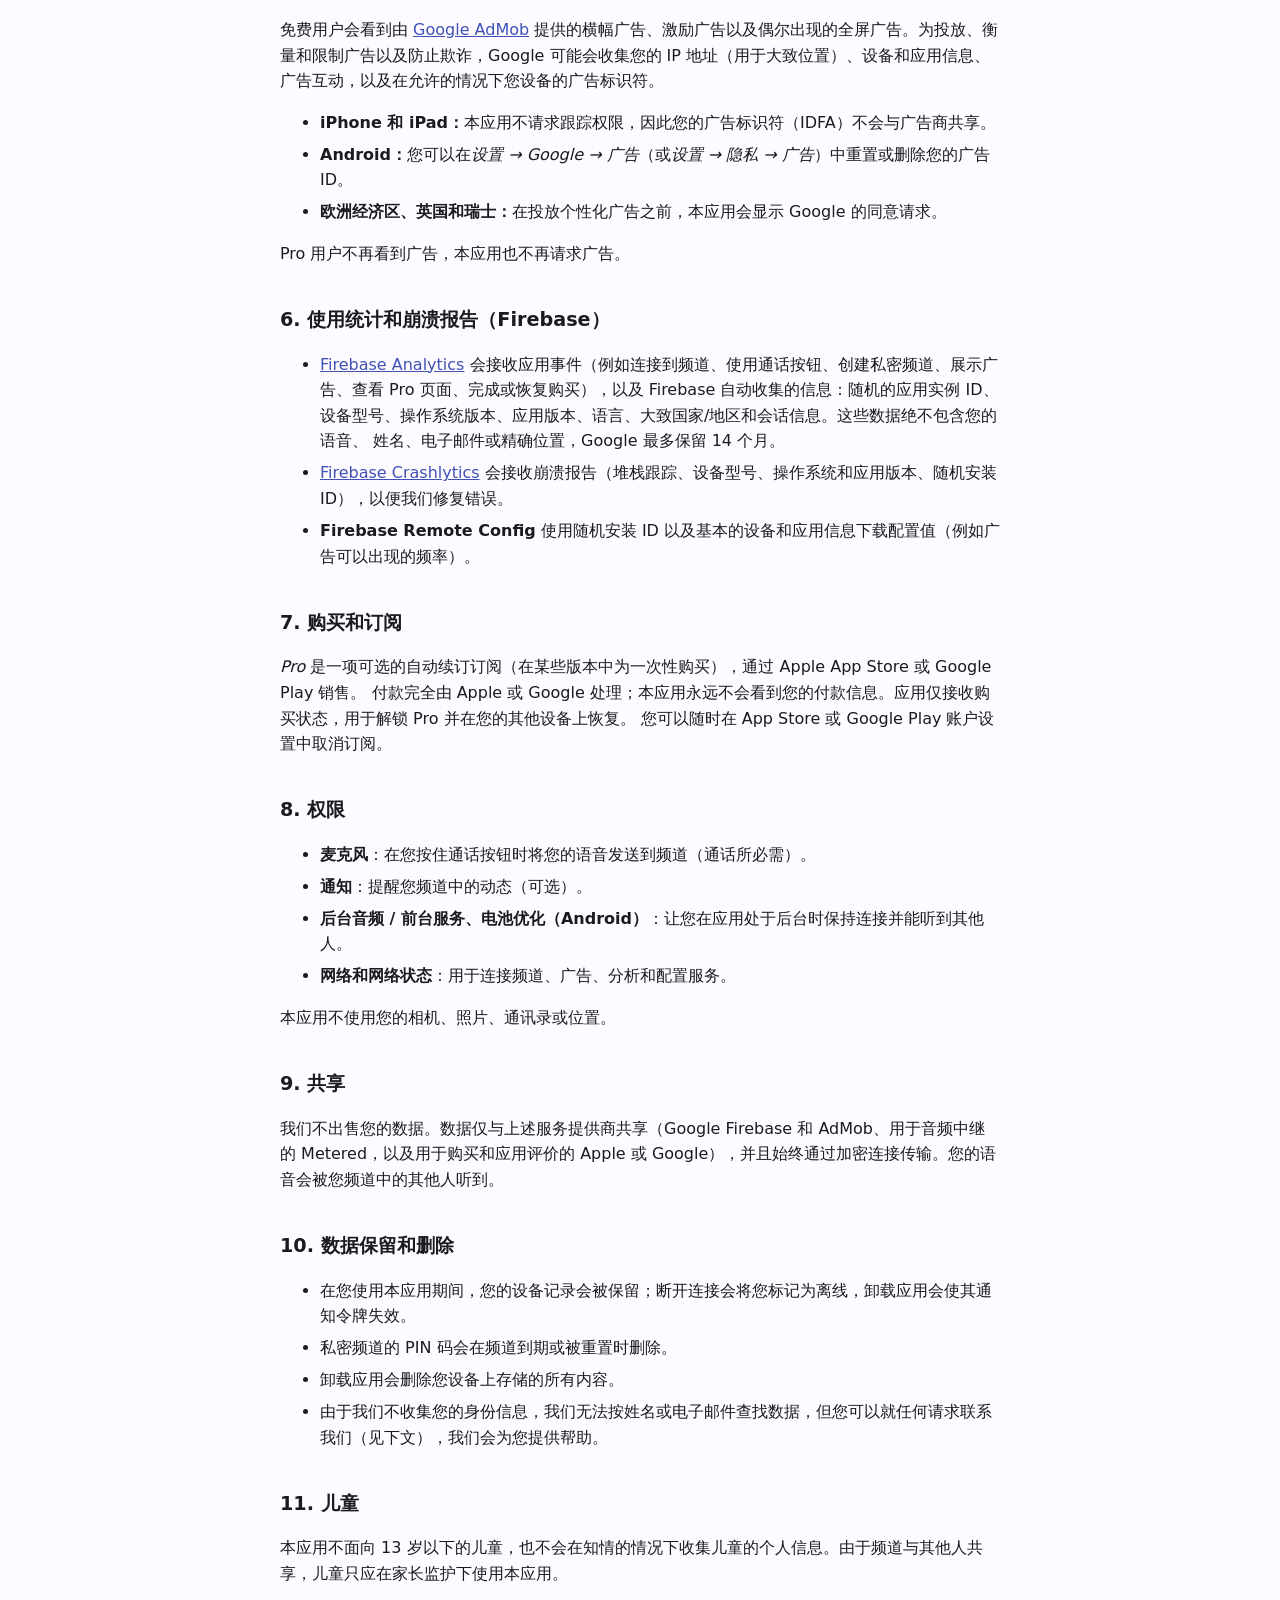
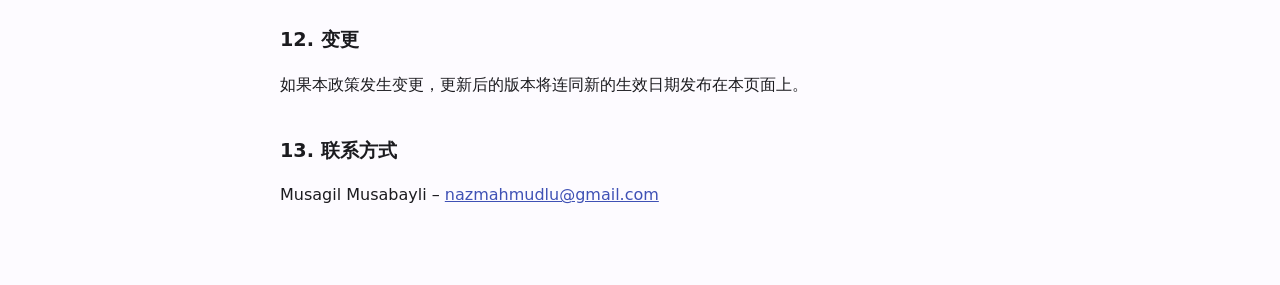
<file: privacy-policies/walkie-talkie-pro/zh/index.html>
<!DOCTYPE html>
<html lang="zh">
<head>
  <meta charset="utf-8">
  <meta name="viewport" content="width=device-width, initial-scale=1">
  <title>隐私政策 – Walkie Talkie Pro</title>
  <link rel="stylesheet" href="/privacy-policies/style.css">
  <link rel="canonical" href="https://my-mobile-apps-links.github.io/privacy-policies/walkie-talkie-pro/zh/">
  <link rel="alternate" hreflang="en" href="https://my-mobile-apps-links.github.io/privacy-policies/walkie-talkie-pro/">
  <link rel="alternate" hreflang="az" href="https://my-mobile-apps-links.github.io/privacy-policies/walkie-talkie-pro/az/">
  <link rel="alternate" hreflang="de" href="https://my-mobile-apps-links.github.io/privacy-policies/walkie-talkie-pro/de/">
  <link rel="alternate" hreflang="es" href="https://my-mobile-apps-links.github.io/privacy-policies/walkie-talkie-pro/es/">
  <link rel="alternate" hreflang="fr" href="https://my-mobile-apps-links.github.io/privacy-policies/walkie-talkie-pro/fr/">
  <link rel="alternate" hreflang="pt" href="https://my-mobile-apps-links.github.io/privacy-policies/walkie-talkie-pro/pt/">
  <link rel="alternate" hreflang="ru" href="https://my-mobile-apps-links.github.io/privacy-policies/walkie-talkie-pro/ru/">
  <link rel="alternate" hreflang="tr" href="https://my-mobile-apps-links.github.io/privacy-policies/walkie-talkie-pro/tr/">
  <link rel="alternate" hreflang="zh" href="https://my-mobile-apps-links.github.io/privacy-policies/walkie-talkie-pro/zh/">
  <link rel="alternate" hreflang="x-default" href="https://my-mobile-apps-links.github.io/privacy-policies/walkie-talkie-pro/">
</head>
<body>
<main>
  <nav class="lang" aria-label="Language">
    <a href="/privacy-policies/walkie-talkie-pro/" hreflang="en" lang="en">English</a>
    <a href="/privacy-policies/walkie-talkie-pro/az/" hreflang="az" lang="az">Azərbaycan</a>
    <a href="/privacy-policies/walkie-talkie-pro/de/" hreflang="de" lang="de">Deutsch</a>
    <a href="/privacy-policies/walkie-talkie-pro/es/" hreflang="es" lang="es">Español</a>
    <a href="/privacy-policies/walkie-talkie-pro/fr/" hreflang="fr" lang="fr">Français</a>
    <a href="/privacy-policies/walkie-talkie-pro/pt/" hreflang="pt" lang="pt">Português</a>
    <a href="/privacy-policies/walkie-talkie-pro/ru/" hreflang="ru" lang="ru">Русский</a>
    <a href="/privacy-policies/walkie-talkie-pro/tr/" hreflang="tr" lang="tr">Türkçe</a>
    <strong aria-current="page">中文</strong>
  </nav>
  <h1>隐私政策</h1>
  <p class="meta">Walkie Talkie Pro / Group Talks（iOS <code>com.walkie.takie.pro.walkietalkiepro</code>，Android
    <code>com.walkie.talkie.pro</code>）<br>
    生效日期：2026年10月25日</p>
  <p class="note">本文为<a href="/privacy-policies/walkie-talkie-pro/">英文版</a>隐私政策的翻译。如有任何不一致，以英文版为准。</p>

  <p>Walkie Talkie Pro 可将您的手机变成一键通（push-to-talk）对讲机：您加入一个带编号的频道，即可与该频道中的所有人通话。
    本政策说明本应用会处理哪些信息、处理的原因以及您拥有的选择。简而言之：<strong>本应用没有账户，从不要求您提供姓名、电子邮件、
    电话号码、通讯录或位置。您的语音实时传输，绝不会被录制或存储。</strong>本应用免费并展示 Google AdMob 广告；可选的
    <em>Pro</em> 订阅可去除广告。</p>

  <h2>1. 您的语音</h2>
  <ul>
    <li>本应用<strong>仅在您连接到频道时</strong>使用麦克风（因此您的手机会显示麦克风指示）。其他人<strong>只有在您按住通话按钮时</strong>
      才能听到您的声音；其余时间您处于静音状态，到达我们服务器的任何音频都会被丢弃，不会转发。连接期间，本应用会在后台继续运行，
      以便您能继续听到其他人。</li>
    <li>您的语音通过加密连接（WebRTC、DTLS-SRTP）发送到我们的音频服务器，服务器将其混音后实时播放给同一频道中的其他人。
      如果无法建立直接连接，加密音频可能会经过由 <a href="https://www.metered.ca/privacy">Metered</a> 运营的中继（relay）服务器。</li>
    <li>音频<strong>不会被录制、存储、转写或分析</strong>，无论是我们还是任何其他人。</li>
    <li><strong>频道是共享的。</strong>任何加入相同频道号的人都能听到您说的话。如需限制收听者，请使用 PIN 码将频道设为私密，
      并且切勿在频道中谈论敏感内容。</li>
  </ul>

  <h2>2. 我们在服务器上存储的数据</h2>
  <p>我们的服务器（<code>walkie-talkie.api.writai.app</code>）仅存储运行频道和通知所需的内容：</p>
  <ul>
    <li><strong>设备记录：</strong>由 Firebase 生成的推送通知令牌（一个随机 ID，与您的身份无关）、您的设备型号（例如
      "iPhone11,8"）、您所在的频道、您是否已连接，以及当有人在您的频道中讲话时是否希望收到通知。</li>
    <li><strong>私密频道：</strong>频道号、您设置的 PIN 码，以及其设置时间和到期时间。私密频道到期或被重置时，PIN 码会被删除。</li>
    <li><strong>反馈：</strong>如果您在应用内为本应用评分或撰写反馈，我们会存储评分和您输入的文字（不含任何标识符）。
      请不要在其中包含个人信息。</li>
    <li><strong>购买：</strong>当您购买或恢复 <em>Pro</em> 时，我们会记录价格以及这是新购买还是恢复购买，不含任何标识符。</li>
    <li><strong>邀请链接：</strong>当邀请链接（<code>walkietalkiepro.app/join/…</code>）被打开时，我们会记录一次打开，
      并附带频道号和从浏览器获取的平台（Android、iOS 或其他）。我们不存储您的 IP 地址或完整的浏览器信息；邀请链接中的
      PIN 码位于 <code>#</code> 之后，因此绝不会发送到我们的服务器。</li>
  </ul>
  <p>发往我们服务器的请求受 Firebase App Check 保护，使服务器能够确认请求来自正版应用。</p>

  <h2>3. 仅保存在您设备上的数据</h2>
  <p>您的设置、最近和收藏的频道、您加入过的频道的 PIN 码、新手引导和教程进度，以及 Pro 状态的缓存副本，都存储在应用的私有存储中。
    在 Android 上，如果您通过邀请链接安装了本应用，应用会读取一次 Google Play 安装来源（install referrer）以打开该频道。</p>

  <h2>4. 通知（Firebase Cloud Messaging）</h2>
  <p>如果您允许通知，本应用会使用 <a href="https://firebase.google.com/support/privacy">Firebase Cloud Messaging</a>
    在有人开始在您的频道中讲话或您的私密频道即将到期时通知您。您可以在应用中关闭频道通知，或在设备设置中拒绝通知权限。</p>

  <h2>5. 广告（Google AdMob）</h2>
  <p>免费用户会看到由 <a href="https://policies.google.com/technologies/ads">Google AdMob</a>
    提供的横幅广告、激励广告以及偶尔出现的全屏广告。为投放、衡量和限制广告以及防止欺诈，Google 可能会收集您的 IP
    地址（用于大致位置）、设备和应用信息、广告互动，以及在允许的情况下您设备的广告标识符。</p>
  <ul>
    <li><strong>iPhone 和 iPad：</strong>本应用不请求跟踪权限，因此您的广告标识符（IDFA）不会与广告商共享。</li>
    <li><strong>Android：</strong>您可以在<em>设置 → Google → 广告</em>（或<em>设置 → 隐私 → 广告</em>）中重置或删除您的广告 ID。</li>
    <li><strong>欧洲经济区、英国和瑞士：</strong>在投放个性化广告之前，本应用会显示 Google 的同意请求。</li>
  </ul>
  <p>Pro 用户不再看到广告，本应用也不再请求广告。</p>

  <h2>6. 使用统计和崩溃报告（Firebase）</h2>
  <ul>
    <li><a href="https://firebase.google.com/support/privacy">Firebase Analytics</a>
      会接收应用事件（例如连接到频道、使用通话按钮、创建私密频道、展示广告、查看 Pro 页面、完成或恢复购买），以及 Firebase
      自动收集的信息：随机的应用实例 ID、设备型号、操作系统版本、应用版本、语言、大致国家/地区和会话信息。这些数据绝不包含您的语音、
      姓名、电子邮件或精确位置，Google 最多保留 14 个月。</li>
    <li><a href="https://firebase.google.com/support/privacy">Firebase Crashlytics</a>
      会接收崩溃报告（堆栈跟踪、设备型号、操作系统和应用版本、随机安装 ID），以便我们修复错误。</li>
    <li><strong>Firebase Remote Config</strong> 使用随机安装 ID 以及基本的设备和应用信息下载配置值（例如广告可以出现的频率）。</li>
  </ul>

  <h2>7. 购买和订阅</h2>
  <p><em>Pro</em> 是一项可选的自动续订订阅（在某些版本中为一次性购买），通过 Apple App Store 或 Google Play 销售。
    付款完全由 Apple 或 Google 处理；本应用永远不会看到您的付款信息。应用仅接收购买状态，用于解锁 Pro 并在您的其他设备上恢复。
    您可以随时在 App Store 或 Google Play 账户设置中取消订阅。</p>

  <h2>8. 权限</h2>
  <ul>
    <li><strong>麦克风</strong>：在您按住通话按钮时将您的语音发送到频道（通话所必需）。</li>
    <li><strong>通知</strong>：提醒您频道中的动态（可选）。</li>
    <li><strong>后台音频 / 前台服务、电池优化（Android）</strong>：让您在应用处于后台时保持连接并能听到其他人。</li>
    <li><strong>网络和网络状态</strong>：用于连接频道、广告、分析和配置服务。</li>
  </ul>
  <p>本应用不使用您的相机、照片、通讯录或位置。</p>

  <h2>9. 共享</h2>
  <p>我们不出售您的数据。数据仅与上述服务提供商共享（Google Firebase 和 AdMob、用于音频中继的 Metered，以及用于购买和应用评价的
    Apple 或 Google），并且始终通过加密连接传输。您的语音会被您频道中的其他人听到。</p>

  <h2>10. 数据保留和删除</h2>
  <ul>
    <li>在您使用本应用期间，您的设备记录会被保留；断开连接会将您标记为离线，卸载应用会使其通知令牌失效。</li>
    <li>私密频道的 PIN 码会在频道到期或被重置时删除。</li>
    <li>卸载应用会删除您设备上存储的所有内容。</li>
    <li>由于我们不收集您的身份信息，我们无法按姓名或电子邮件查找数据，但您可以就任何请求联系我们（见下文），我们会为您提供帮助。</li>
  </ul>

  <h2>11. 儿童</h2>
  <p>本应用不面向 13 岁以下的儿童，也不会在知情的情况下收集儿童的个人信息。由于频道与其他人共享，儿童只应在家长监护下使用本应用。</p>

  <h2>12. 变更</h2>
  <p>如果本政策发生变更，更新后的版本将连同新的生效日期发布在本页面上。</p>

  <h2>13. 联系方式</h2>
  <p>Musagil Musabayli – <a href="mailto:nazmahmudlu@gmail.com">nazmahmudlu@gmail.com</a></p>
</main>
</body>
</html>
</file>
<file: privacy-policies/style.css>
:root { color-scheme: light dark; --fg: #1b1b1f; --bg: #fdfbff; --muted: #5d5e66; --link: #3f51b5; }
@media (prefers-color-scheme: dark) {
  :root { --fg: #e4e1e6; --bg: #1b1b1f; --muted: #a9a9b2; --link: #b4c0ff; }
}
body { margin: 0; background: var(--bg); color: var(--fg);
  font: 16px/1.6 system-ui, -apple-system, "Segoe UI", Roboto, sans-serif; }
main { max-width: 720px; margin: 0 auto; padding: 32px 20px 64px; }
h1 { font-size: 1.9rem; margin-bottom: 0.2em; }
h2 { font-size: 1.2rem; margin-top: 2em; }
.meta { color: var(--muted); font-size: 0.95rem; }
a { color: var(--link); }
li { margin: 0.4em 0; }
code { font-size: 0.9em; }
.lang { font-size: 0.9rem; color: var(--muted); margin-bottom: 1.5em; }
.lang a, .lang strong { margin-right: 0.7em; white-space: nowrap; }
.note { color: var(--muted); font-size: 0.9rem; font-style: italic; }
</file>
